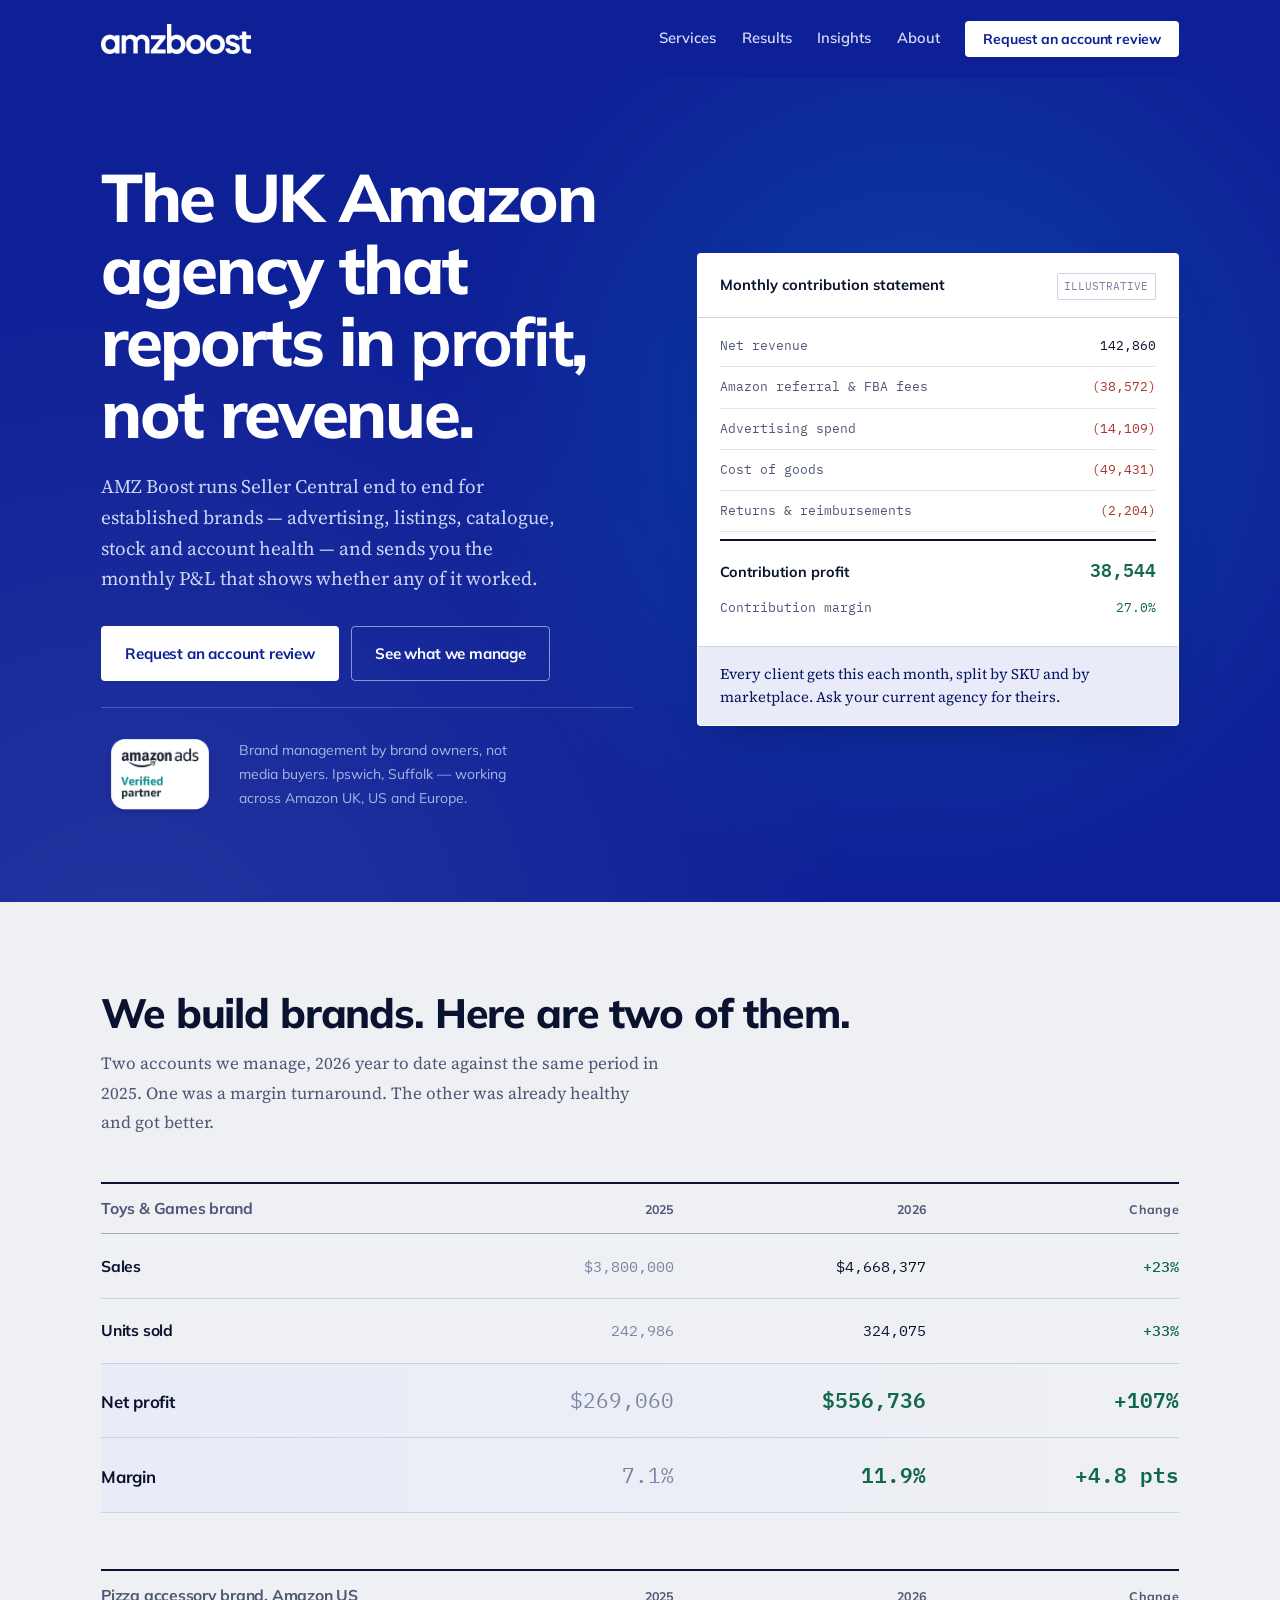
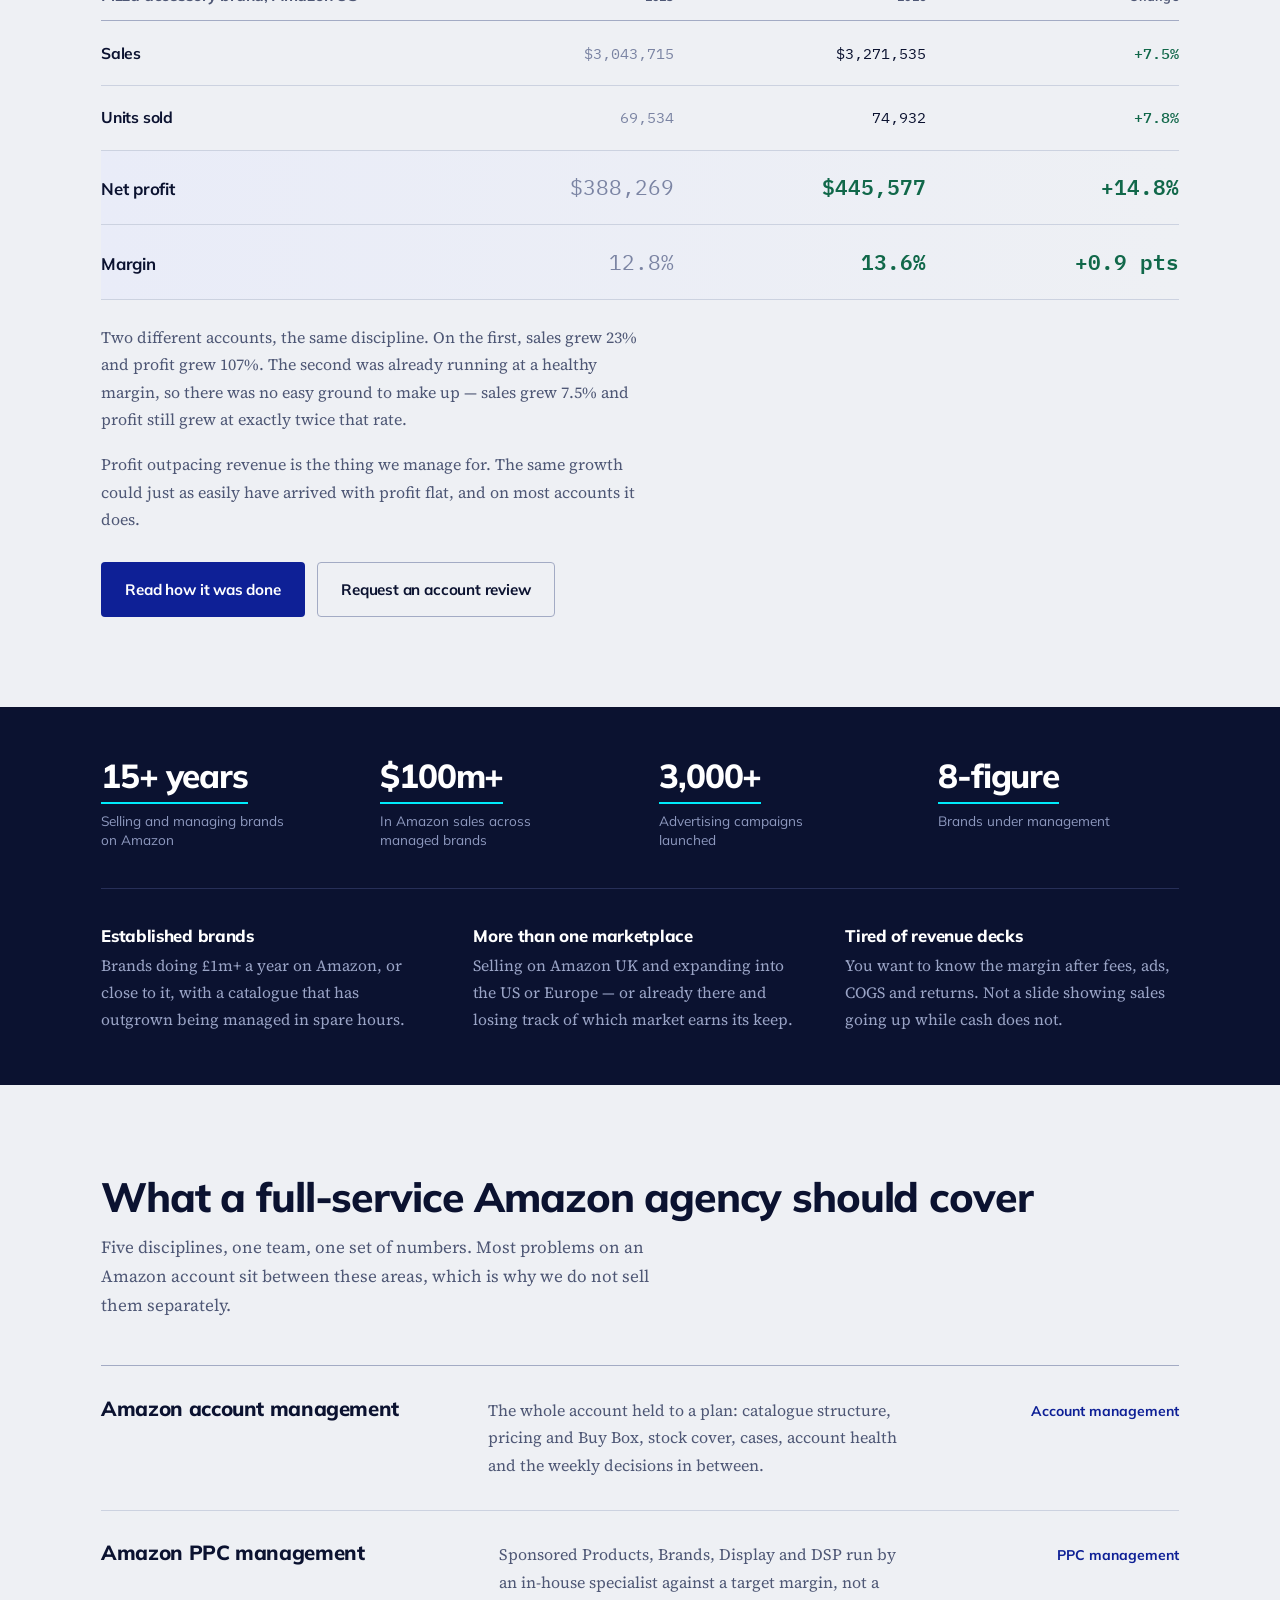
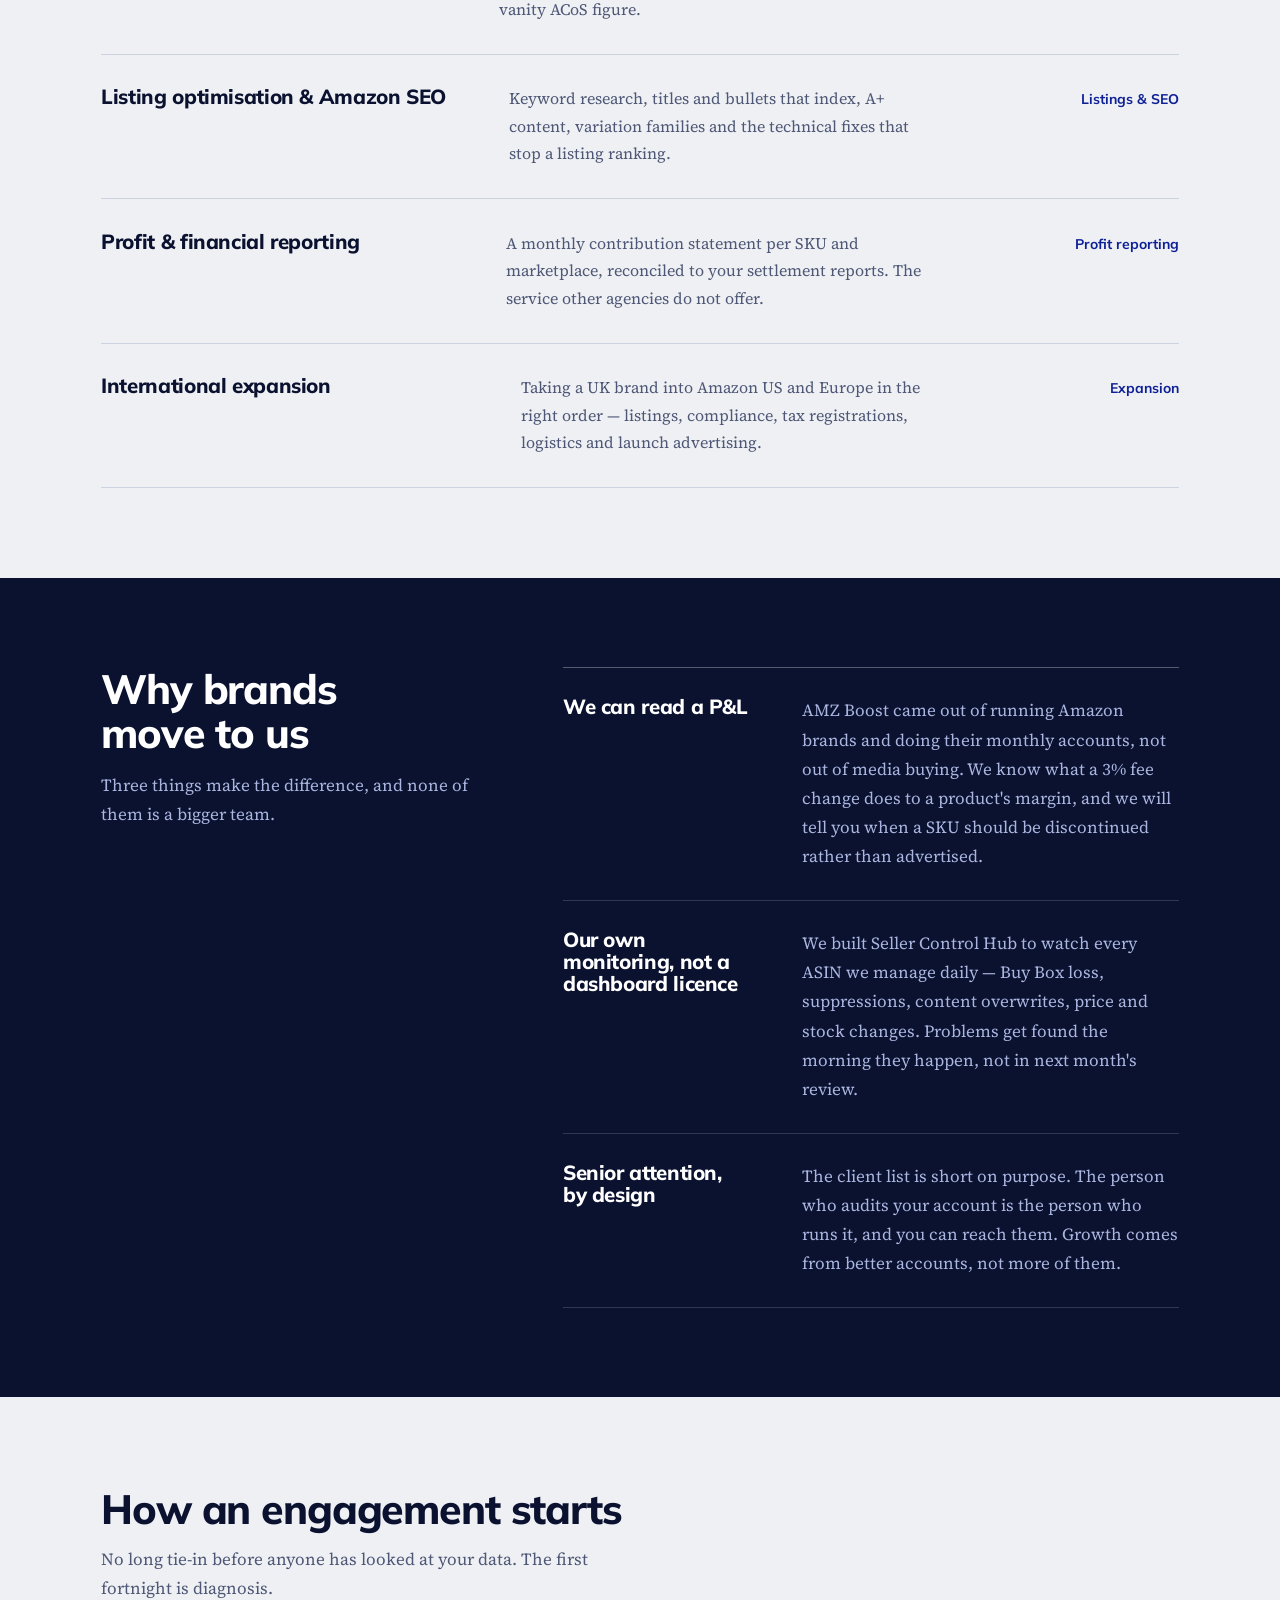
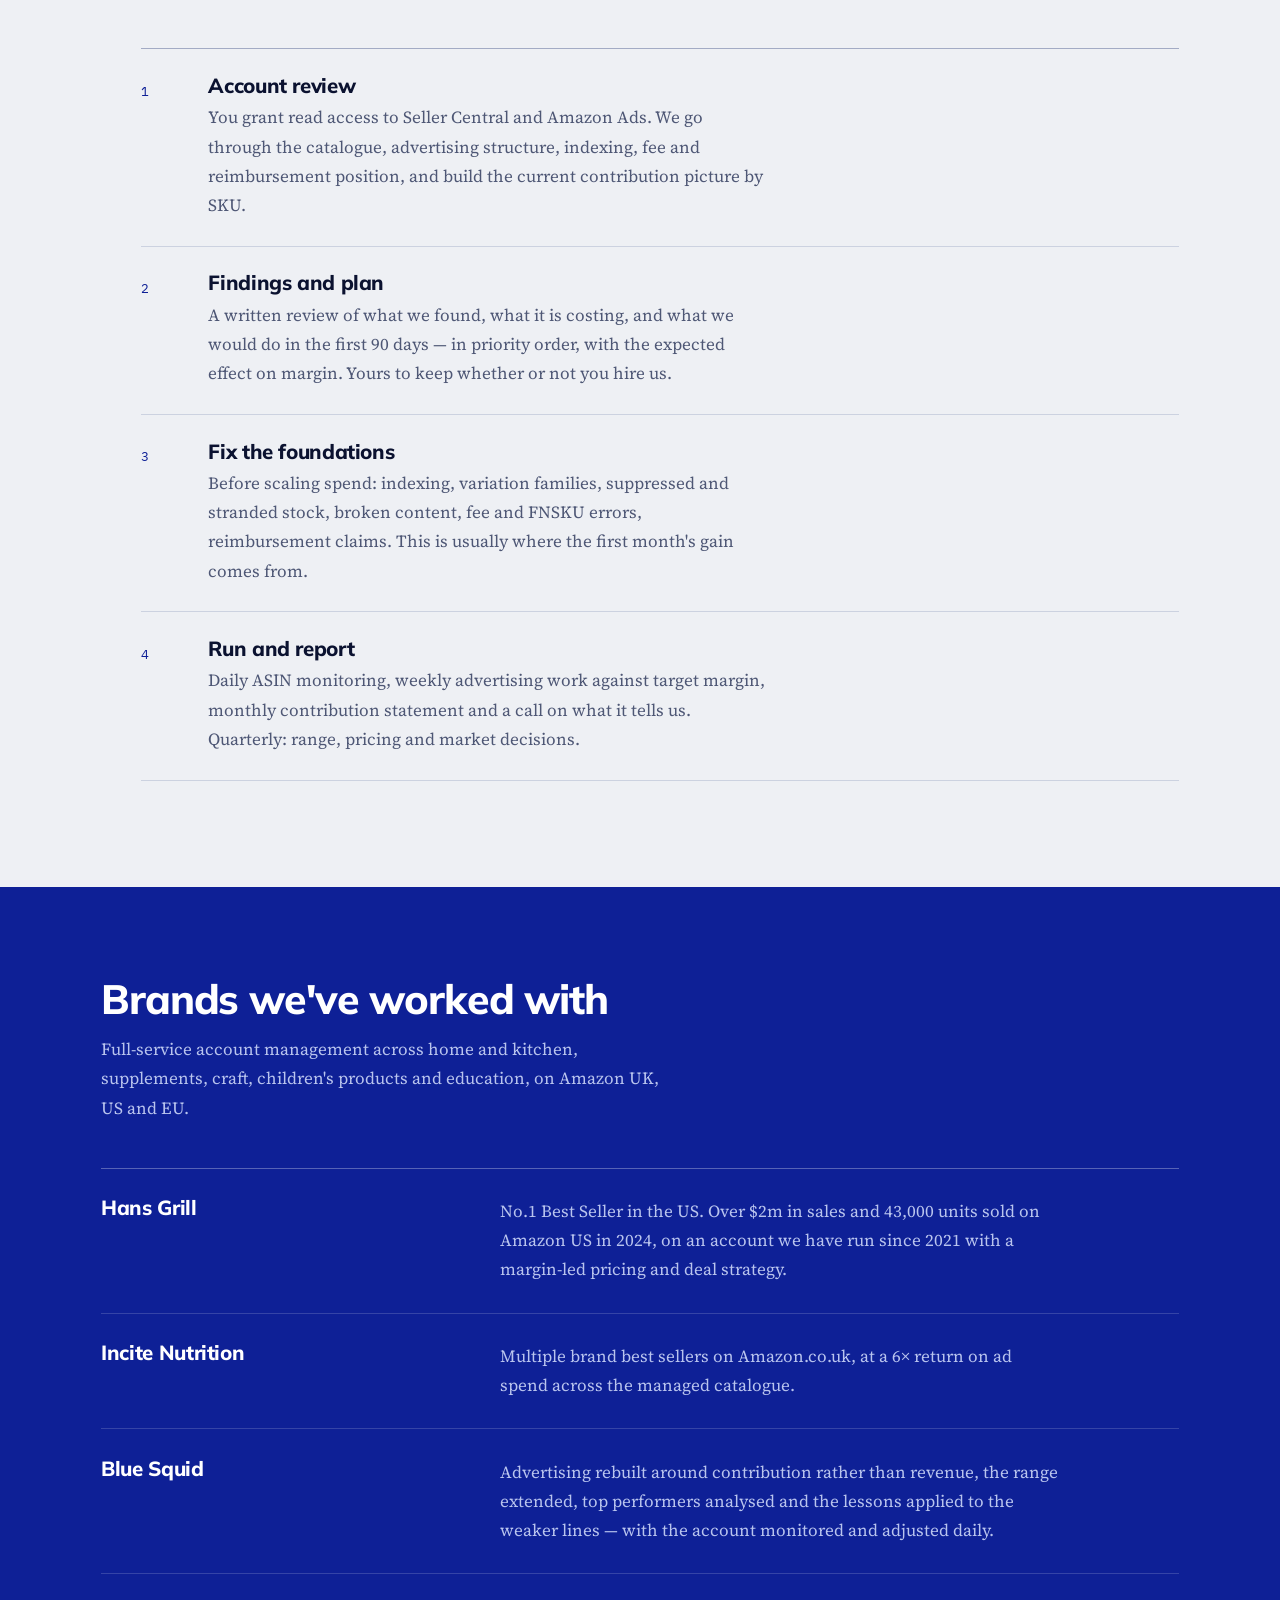
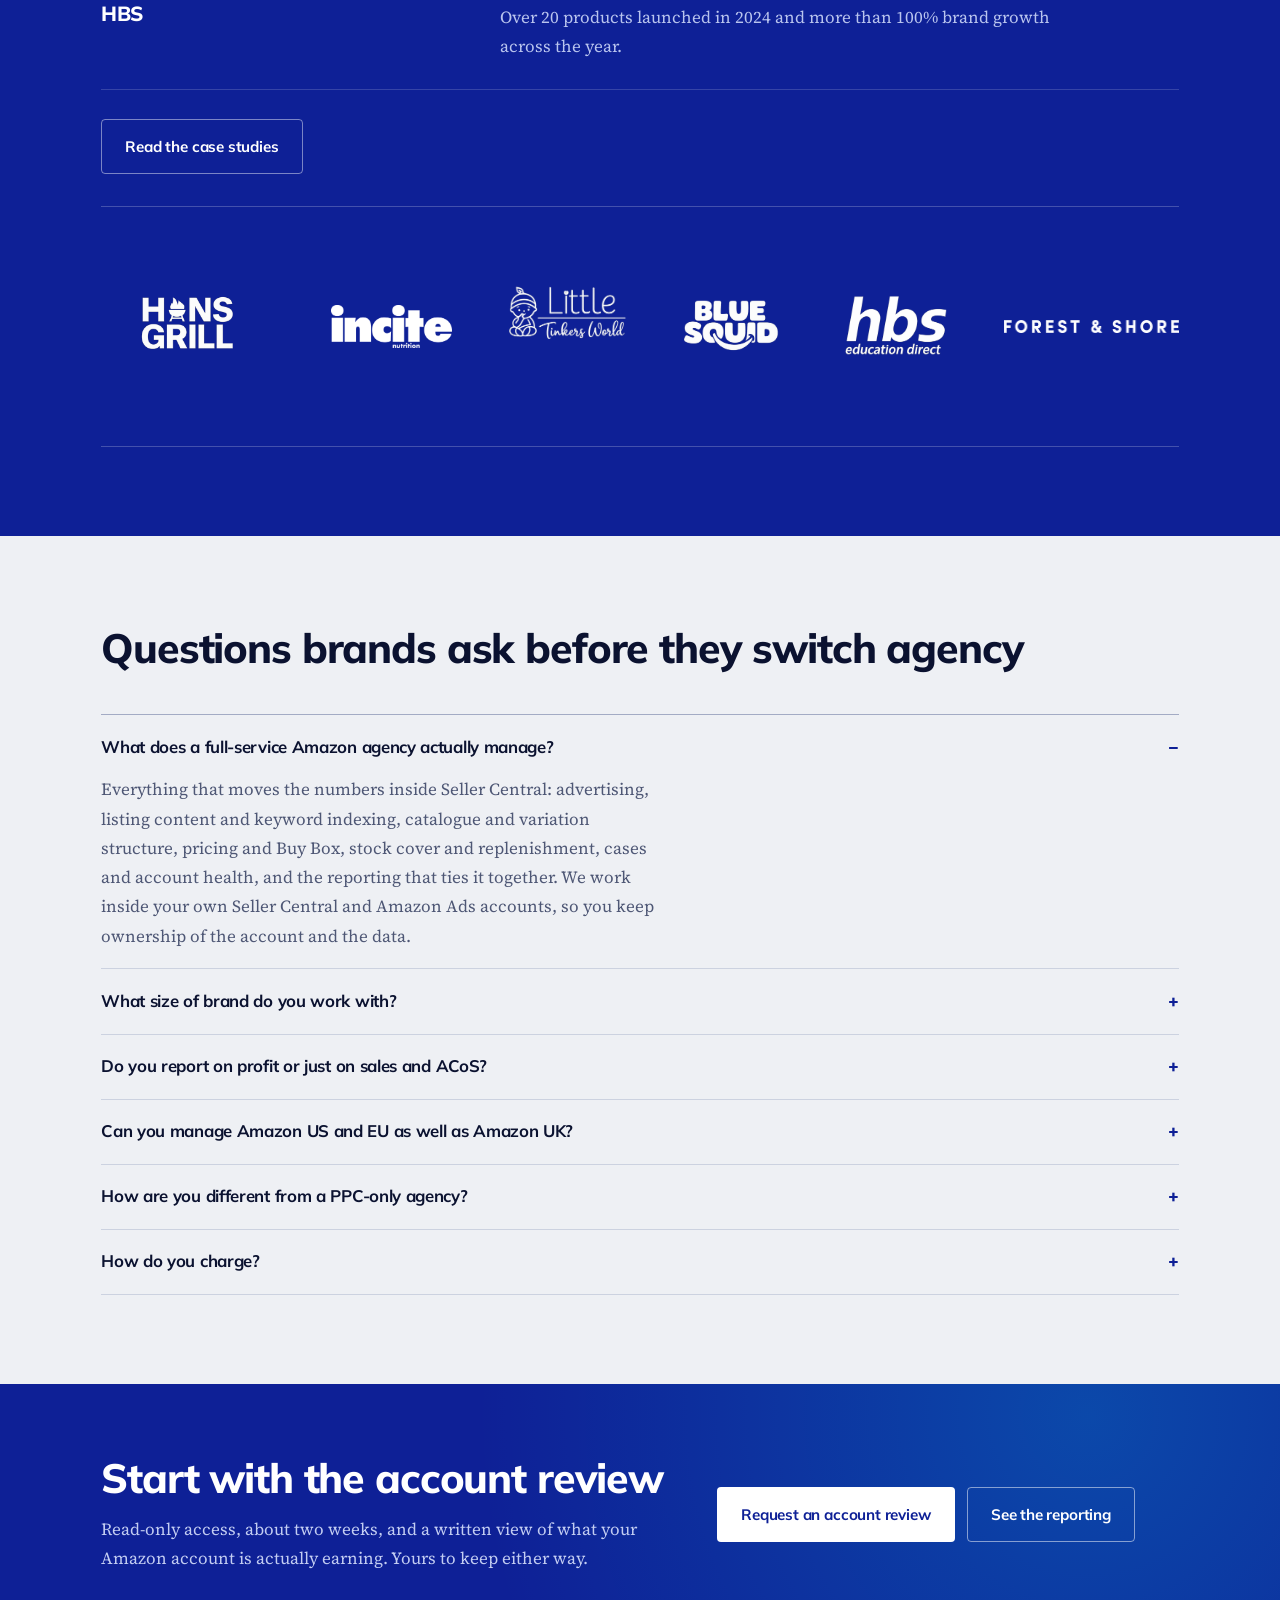
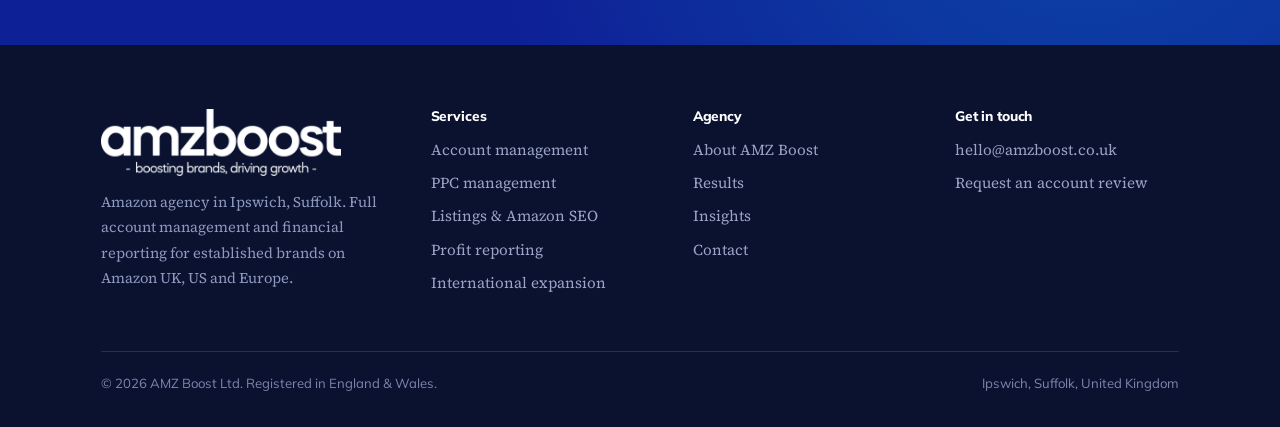
<file: index.html>
<!DOCTYPE html>
<html lang="en-GB">
<head>
<meta charset="utf-8">
<meta name="viewport" content="width=device-width, initial-scale=1">
<title>Amazon Agency UK | Full-Service Account Management | AMZ Boost</title>
<meta name="description" content="A UK Amazon agency managing Seller Central end to end for established brands — PPC, listings, catalogue and a monthly profit report. Book an account review.">
<link rel="canonical" href="https://www.amzboost.co.uk/">
<meta name="robots" content="index,follow,max-image-preview:large">
<meta property="og:type" content="website">
<meta property="og:site_name" content="AMZ Boost">
<meta property="og:title" content="Amazon Agency UK | Full-Service Account Management | AMZ Boost">
<meta property="og:description" content="We run Amazon for established UK brands — advertising, listings, catalogue and the monthly P&amp;L that shows whether any of it worked.">
<meta property="og:url" content="https://www.amzboost.co.uk/">
<meta property="og:locale" content="en_GB">
<meta name="twitter:card" content="summary_large_image">
<link rel="preconnect" href="https://fonts.googleapis.com">
<link rel="preconnect" href="https://fonts.gstatic.com" crossorigin>
<link href="https://fonts.googleapis.com/css2?family=Mulish:wght@400;500;600;700;800&family=Source+Serif+4:ital,opsz,wght@0,8..60,400;0,8..60,600;1,8..60,400&family=IBM+Plex+Mono:wght@400;500&display=swap" rel="stylesheet">
<link rel="stylesheet" href="styles.css?v=20">
<link rel="icon" type="image/png" sizes="32x32" href="favicon-32.png">
<link rel="apple-touch-icon" href="apple-touch-icon.png">
<script type="application/ld+json">
{
  "@context": "https://schema.org",
  "@type": "ProfessionalService",
  "@id": "https://www.amzboost.co.uk/#organisation",
  "name": "AMZ Boost",
  "description": "Full-service Amazon agency in the UK providing Seller Central account management, PPC, listing optimisation and monthly profit reporting for established brands.",
  "url": "https://www.amzboost.co.uk/",
  "email": "hello@amzboost.co.uk",
  "address": {
    "@type": "PostalAddress",
    "addressLocality": "Ipswich",
    "addressRegion": "Suffolk",
    "addressCountry": "GB"
  },
  "areaServed": [
    { "@type": "Country", "name": "United Kingdom" },
    { "@type": "Country", "name": "United States" },
    { "@type": "Place", "name": "European Union" }
  ],
  "knowsAbout": ["Amazon Seller Central", "Amazon advertising", "Amazon PPC", "Amazon listing optimisation", "Amazon profit and loss reporting", "Amazon international expansion"],
  "serviceType": "Amazon marketplace account management",
  "award": "Amazon Ads Verified Partner",
  "hasOfferCatalog": {
    "@type": "OfferCatalog",
    "name": "Amazon agency services",
    "itemListElement": [
      { "@type": "Offer", "itemOffered": { "@type": "Service", "name": "Amazon account management", "url": "https://www.amzboost.co.uk/amazon-account-management.html" } },
      { "@type": "Offer", "itemOffered": { "@type": "Service", "name": "Amazon PPC management", "url": "https://www.amzboost.co.uk/amazon-ppc-management.html" } },
      { "@type": "Offer", "itemOffered": { "@type": "Service", "name": "Amazon listing optimisation", "url": "https://www.amzboost.co.uk/amazon-listing-optimisation.html" } },
      { "@type": "Offer", "itemOffered": { "@type": "Service", "name": "Amazon profit reporting", "url": "https://www.amzboost.co.uk/amazon-profit-reporting.html" } },
      { "@type": "Offer", "itemOffered": { "@type": "Service", "name": "Amazon international expansion", "url": "https://www.amzboost.co.uk/amazon-international-expansion.html" } }
    ]
  }
}
</script>
<script type="application/ld+json">
{
  "@context": "https://schema.org",
  "@type": "FAQPage",
  "mainEntity": [
    {
      "@type": "Question",
      "name": "What does a full-service Amazon agency actually manage?",
      "acceptedAnswer": { "@type": "Answer", "text": "Everything that moves the numbers inside Seller Central: advertising, listing content and keyword indexing, catalogue and variation structure, pricing and Buy Box, stock cover and replenishment, cases and account health, and the reporting that ties it together. We work inside your own Seller Central and Ads accounts, so you keep ownership of the data." }
    },
    {
      "@type": "Question",
      "name": "What size of brand do you work with?",
      "acceptedAnswer": { "@type": "Answer", "text": "Established brands, typically turning over £1m or more a year on Amazon, or approaching it. We keep the client list deliberately short so the people who audit your account are the people who run it." }
    },
    {
      "@type": "Question",
      "name": "Do you report on profit or just on sales and ACoS?",
      "acceptedAnswer": { "@type": "Answer", "text": "Both. Alongside the usual advertising metrics you get a monthly contribution statement per SKU and per marketplace — revenue, Amazon fees, advertising, cost of goods, returns and reimbursements, down to contribution profit and margin. It is the reason most clients come to us." }
    },
    {
      "@type": "Question",
      "name": "Can you manage Amazon US and EU as well as Amazon UK?",
      "acceptedAnswer": { "@type": "Answer", "text": "Yes. We manage UK, US and European marketplaces, including the listing, compliance, tax-registration sequencing and advertising differences between them." }
    },
    {
      "@type": "Question",
      "name": "How are you different from a PPC-only agency?",
      "acceptedAnswer": { "@type": "Answer", "text": "A PPC agency can only change bids. Most wasted spend on Amazon comes from problems upstream of the ad account — a listing that is not indexed for its best keyword, a broken variation family, a stock-out that resets rank. We fix those as part of the same engagement." }
    }
  ]
}
</script>
</head>
<body>
<a class="skip" href="#main">Skip to content</a>

<header class="masthead" id="masthead">
  <div class="shell masthead__inner">
    <a class="wordmark" href="index.html"><img src="logo-wordmark-white.png" alt="AMZ Boost" width="150" height="29"></a>
    <button class="nav__toggle" aria-expanded="false" aria-controls="nav">Menu</button>
    <nav class="nav" id="nav" aria-label="Primary">
      <a href="services.html">Services</a>
      <a href="results.html">Results</a>
      <a href="insights.html">Insights</a>
      <a href="about.html">About</a>
      <a class="btn btn--primary btn--small" href="contact.html">Request an account review</a>
    </nav>
  </div>
</header>

<main id="main">

  <section class="hero">
    <div class="shell hero__grid">
      <div>
        <h1>The UK Amazon agency that reports in <b>profit</b>, not revenue.</h1>
        <p class="lede">AMZ Boost runs Seller Central end to end for established brands — advertising, listings, catalogue, stock and account health — and sends you the monthly P&amp;L that shows whether any of it worked.</p>
        <div class="btn-row">
          <a class="btn btn--primary" href="contact.html">Request an account review</a>
          <a class="btn btn--ghost" href="services.html">See what we manage</a>
        </div>
        <div class="hero__trust">
          <img src="amazon-ads-verified-partner.png" alt="Amazon Ads Verified Partner" width="130" height="97">
          <p class="hero__note">Brand management by brand owners, not media buyers. Ipswich, Suffolk — working across Amazon UK, US and Europe.</p>
        </div>
      </div>

      <figure class="statement">
        <figcaption class="statement__head">
          <span>Monthly contribution statement</span>
          <span class="statement__meta">ILLUSTRATIVE</span>
        </figcaption>
        <dl class="ledger">
          <div class="ledger__row"><dt>Net revenue</dt><dd>142,860</dd></div>
          <div class="ledger__row"><dt>Amazon referral &amp; FBA fees</dt><dd class="neg">(38,572)</dd></div>
          <div class="ledger__row"><dt>Advertising spend</dt><dd class="neg">(14,109)</dd></div>
          <div class="ledger__row"><dt>Cost of goods</dt><dd class="neg">(49,431)</dd></div>
          <div class="ledger__row"><dt>Returns &amp; reimbursements</dt><dd class="neg">(2,204)</dd></div>
          <div class="ledger__row ledger__row--total"><dt>Contribution profit</dt><dd>38,544</dd></div>
          <div class="ledger__row ledger__row--sub"><dt>Contribution margin</dt><dd>27.0%</dd></div>
        </dl>
        <p class="statement__note">Every client gets this each month, split by SKU and by marketplace. Ask your current agency for theirs.</p>
      </figure>
    </div>
  </section>

  <section id="proof">
    <div class="shell">
      <div class="sect-head">
        <h2>We build brands. Here are two of them.</h2>
        <p>Two accounts we manage, 2026 year to date against the same period in 2025. One was a margin turnaround. The other was already healthy and got better.</p>
      </div>

      <div class="compare">
        <div class="compare__row compare__head">
          <span>Toys &amp; Games brand</span><span>2025</span><span>2026</span><span>Change</span>
        </div>
        <div class="compare__row">
          <span>Sales</span><span class="was">$3,800,000</span><span>$4,668,377</span><span class="up">+23%</span>
        </div>
        <div class="compare__row">
          <span>Units sold</span><span class="was">242,986</span><span>324,075</span><span class="up">+33%</span>
        </div>
        <div class="compare__row compare__row--key">
          <span>Net profit</span><span class="was">$269,060</span><span class="now">$556,736</span><span class="up">+107%</span>
        </div>
        <div class="compare__row compare__row--key">
          <span>Margin</span><span class="was">7.1%</span><span class="now">11.9%</span><span class="up">+4.8 pts</span>
        </div>
      </div>

      <div class="compare">
        <div class="compare__row compare__head">
          <span>Pizza accessory brand, Amazon US</span><span>2025</span><span>2026</span><span>Change</span>
        </div>
        <div class="compare__row">
          <span>Sales</span><span class="was">$3,043,715</span><span>$3,271,535</span><span class="up">+7.5%</span>
        </div>
        <div class="compare__row">
          <span>Units sold</span><span class="was">69,534</span><span>74,932</span><span class="up">+7.8%</span>
        </div>
        <div class="compare__row compare__row--key">
          <span>Net profit</span><span class="was">$388,269</span><span class="now">$445,577</span><span class="up">+14.8%</span>
        </div>
        <div class="compare__row compare__row--key">
          <span>Margin</span><span class="was">12.8%</span><span class="now">13.6%</span><span class="up">+0.9 pts</span>
        </div>
      </div>

      <p class="compare__note">Two different accounts, the same discipline. On the first, sales grew 23% and profit grew 107%. The second was already running at a healthy margin, so there was no easy ground to make up — sales grew 7.5% and profit still grew at exactly twice that rate.</p>
      <p class="compare__note" style="margin-top:0.9rem;">Profit outpacing revenue is the thing we manage for. The same growth could just as easily have arrived with profit flat, and on most accounts it does.</p>

      <div class="btn-row" style="margin-top:1.75rem;">
        <a class="btn btn--primary" href="results.html">Read how it was done</a>
        <a class="btn btn--ghost" href="contact.html">Request an account review</a>
      </div>
    </div>
  </section>

  <section class="band tight">
    <div class="shell">
      <div class="band__figures">
        <div><span>15+ years</span><small>Selling and managing brands on Amazon</small></div>
        <div><span>$100m+</span><small>In Amazon sales across managed brands</small></div>
        <div><span>3,000+</span><small>Advertising campaigns launched</small></div>
        <div><span>8-figure</span><small>Brands under management</small></div>
      </div>
      <div class="band__grid">
      <div class="band__item">
        <h3>Established brands</h3>
        <p>Brands doing £1m+ a year on Amazon, or close to it, with a catalogue that has outgrown being managed in spare hours.</p>
      </div>
      <div class="band__item">
        <h3>More than one marketplace</h3>
        <p>Selling on Amazon UK and expanding into the US or Europe — or already there and losing track of which market earns its keep.</p>
      </div>
      <div class="band__item">
        <h3>Tired of revenue decks</h3>
        <p>You want to know the margin after fees, ads, COGS and returns. Not a slide showing sales going up while cash does not.</p>
      </div>
      </div>
    </div>
  </section>

  <section id="services">
    <div class="shell">
      <div class="sect-head">
        <h2>What a full-service Amazon agency should cover</h2>
        <p>Five disciplines, one team, one set of numbers. Most problems on an Amazon account sit between these areas, which is why we do not sell them separately.</p>
      </div>

      <div class="rows">
        <a class="row-link" href="amazon-account-management.html">
          <h3>Amazon account management</h3>
          <p>The whole account held to a plan: catalogue structure, pricing and Buy Box, stock cover, cases, account health and the weekly decisions in between.</p>
          <span class="row-link__go">Account management</span>
        </a>
        <a class="row-link" href="amazon-ppc-management.html">
          <h3>Amazon PPC management</h3>
          <p>Sponsored Products, Brands, Display and DSP run by an in-house specialist against a target margin, not a vanity ACoS figure.</p>
          <span class="row-link__go">PPC management</span>
        </a>
        <a class="row-link" href="amazon-listing-optimisation.html">
          <h3>Listing optimisation &amp; Amazon SEO</h3>
          <p>Keyword research, titles and bullets that index, A+ content, variation families and the technical fixes that stop a listing ranking.</p>
          <span class="row-link__go">Listings &amp; SEO</span>
        </a>
        <a class="row-link" href="amazon-profit-reporting.html">
          <h3>Profit &amp; financial reporting</h3>
          <p>A monthly contribution statement per SKU and marketplace, reconciled to your settlement reports. The service other agencies do not offer.</p>
          <span class="row-link__go">Profit reporting</span>
        </a>
        <a class="row-link" href="amazon-international-expansion.html">
          <h3>International expansion</h3>
          <p>Taking a UK brand into Amazon US and Europe in the right order — listings, compliance, tax registrations, logistics and launch advertising.</p>
          <span class="row-link__go">Expansion</span>
        </a>
      </div>
    </div>
  </section>

  <section class="band">
    <div class="shell split">
      <div>
        <h2>Why brands move to us</h2>
        <p class="dek" style="margin-top:1rem;">Three things make the difference, and none of them is a bigger team.</p>
      </div>
      <div class="stack">
        <div>
          <h3>We can read a P&amp;L</h3>
          <p>AMZ Boost came out of running Amazon brands and doing their monthly accounts, not out of media buying. We know what a 3% fee change does to a product's margin, and we will tell you when a SKU should be discontinued rather than advertised.</p>
        </div>
        <div>
          <h3>Our own monitoring, not a dashboard licence</h3>
          <p>We built Seller Control Hub to watch every ASIN we manage daily — Buy Box loss, suppressions, content overwrites, price and stock changes. Problems get found the morning they happen, not in next month's review.</p>
        </div>
        <div>
          <h3>Senior attention, by design</h3>
          <p>The client list is short on purpose. The person who audits your account is the person who runs it, and you can reach them. Growth comes from better accounts, not more of them.</p>
        </div>
      </div>
    </div>
  </section>

  <section>
    <div class="shell">
      <div class="sect-head">
        <h2>How an engagement starts</h2>
        <p>No long tie-in before anyone has looked at your data. The first fortnight is diagnosis.</p>
      </div>
      <ol class="steps">
        <li>
          <div>
            <h3>Account review</h3>
            <p>You grant read access to Seller Central and Amazon Ads. We go through the catalogue, advertising structure, indexing, fee and reimbursement position, and build the current contribution picture by SKU.</p>
          </div>
        </li>
        <li>
          <div>
            <h3>Findings and plan</h3>
            <p>A written review of what we found, what it is costing, and what we would do in the first 90 days — in priority order, with the expected effect on margin. Yours to keep whether or not you hire us.</p>
          </div>
        </li>
        <li>
          <div>
            <h3>Fix the foundations</h3>
            <p>Before scaling spend: indexing, variation families, suppressed and stranded stock, broken content, fee and FNSKU errors, reimbursement claims. This is usually where the first month's gain comes from.</p>
          </div>
        </li>
        <li>
          <div>
            <h3>Run and report</h3>
            <p>Daily ASIN monitoring, weekly advertising work against target margin, monthly contribution statement and a call on what it tells us. Quarterly: range, pricing and market decisions.</p>
          </div>
        </li>
      </ol>
    </div>
  </section>

  <section class="band band--brand">
    <div class="shell">
      <div class="sect-head">
        <h2>Brands we've worked with</h2>
        <p>Full-service account management across home and kitchen, supplements, craft, children's products and education, on Amazon UK, US and EU.</p>
      </div>

      <div class="stack">
        <div>
          <h3>Hans Grill</h3>
          <p>No.1 Best Seller in the US. Over $2m in sales and 43,000 units sold on Amazon US in 2024, on an account we have run since 2021 with a margin-led pricing and deal strategy.</p>
        </div>
        <div>
          <h3>Incite Nutrition</h3>
          <p>Multiple brand best sellers on Amazon.co.uk, at a 6× return on ad spend across the managed catalogue.</p>
        </div>
        <div>
          <h3>Blue Squid</h3>
          <p>Advertising rebuilt around contribution rather than revenue, the range extended, top performers analysed and the lessons applied to the weaker lines — with the account monitored and adjusted daily.</p>
        </div>
        <div>
          <h3>HBS</h3>
          <p>Over 20 products launched in 2024 and more than 100% brand growth across the year.</p>
        </div>
      </div>

      <div class="btn-row" style="margin-top:1.8rem;">
        <a class="btn btn--ghost" href="results.html">Read the case studies</a>
      </div>

      <div class="clients" style="margin-top:2rem;">
        <img src="client-hans-grill.png" class="c-hans" alt="Hans Grill" width="173" height="171">
        <img src="client-incite-nutrition.png" class="c-incite" alt="Incite Nutrition" width="121" height="42">
        <img src="client-little-tinkers-world.png" class="c-tinkers" alt="Little Tinkers World" width="118" height="152">
        <img src="client-blue-squid.png" class="c-squid" alt="Blue Squid" width="104" height="110">
        <img src="client-hbs-education-direct.png" class="c-hbs" alt="HBS Education Direct" width="102" height="122">
        <img src="client-forest-and-shore.png" class="c-forest" alt="Forest &amp; Shore" width="175" height="12">
      </div>
    </div>
  </section>

  <section>
    <div class="shell">
      <div class="sect-head">
        <h2>Questions brands ask before they switch agency</h2>
      </div>
      <div class="faq">
        <details open>
          <summary>What does a full-service Amazon agency actually manage?</summary>
          <p>Everything that moves the numbers inside Seller Central: advertising, listing content and keyword indexing, catalogue and variation structure, pricing and Buy Box, stock cover and replenishment, cases and account health, and the reporting that ties it together. We work inside your own Seller Central and Amazon Ads accounts, so you keep ownership of the account and the data.</p>
        </details>
        <details>
          <summary>What size of brand do you work with?</summary>
          <p>Established brands, typically turning over £1m or more a year on Amazon, or approaching it. We keep the client list deliberately short so the people who audit your account are the people who run it.</p>
        </details>
        <details>
          <summary>Do you report on profit or just on sales and ACoS?</summary>
          <p>Both. Alongside the usual advertising metrics you get a monthly contribution statement per SKU and per marketplace — revenue, Amazon fees, advertising, cost of goods, returns and reimbursements, down to contribution profit and margin. It is the reason most clients come to us.</p>
        </details>
        <details>
          <summary>Can you manage Amazon US and EU as well as Amazon UK?</summary>
          <p>Yes. We manage UK, US and European marketplaces, including the listing, compliance, tax-registration sequencing and advertising differences between them. See <a href="amazon-international-expansion.html">international expansion</a>.</p>
        </details>
        <details>
          <summary>How are you different from a PPC-only agency?</summary>
          <p>A PPC agency can only change bids. Most wasted spend on Amazon comes from problems upstream of the ad account — a listing that is not indexed for its best keyword, a broken variation family, a stock-out that resets rank. We fix those as part of the same engagement.</p>
        </details>
        <details>
          <summary>How do you charge?</summary>
          <p>A monthly retainer based on catalogue size, number of marketplaces and how much of the account we manage. No percentage of ad spend, which would pay us to spend more of your money. Fees are quoted after the account review, in writing.</p>
        </details>
      </div>
    </div>
  </section>

  <section class="cta-band">
    <div class="shell cta-panel">
        <div>
          <h2>Start with the account review</h2>
          <p>Read-only access, about two weeks, and a written view of what your Amazon account is actually earning. Yours to keep either way.</p>
        </div>
        <div class="btn-row">
          <a class="btn btn--primary" href="contact.html">Request an account review</a>
          <a class="btn btn--ghost" href="amazon-profit-reporting.html">See the reporting</a>
        </div>
    </div>
  </section>

</main>

<footer class="foot">
  <div class="shell">
    <div class="foot__grid">
      <div>
        <a class="wordmark" href="index.html" style="margin-bottom:0.9rem;"><img src="logo-full-white.png" alt="AMZ Boost — boosting brands, driving growth" width="240" height="66"></a>
        <p>Amazon agency in Ipswich, Suffolk. Full account management and financial reporting for established brands on Amazon UK, US and Europe.</p>
      </div>
      <div>
        <h4>Services</h4>
        <ul>
          <li><a href="amazon-account-management.html">Account management</a></li>
          <li><a href="amazon-ppc-management.html">PPC management</a></li>
          <li><a href="amazon-listing-optimisation.html">Listings &amp; Amazon SEO</a></li>
          <li><a href="amazon-profit-reporting.html">Profit reporting</a></li>
          <li><a href="amazon-international-expansion.html">International expansion</a></li>
        </ul>
      </div>
      <div>
        <h4>Agency</h4>
        <ul>
          <li><a href="about.html">About AMZ Boost</a></li>
          <li><a href="results.html">Results</a></li>
          <li><a href="insights.html">Insights</a></li>
          <li><a href="contact.html">Contact</a></li>
        </ul>
      </div>
      <div>
        <h4>Get in touch</h4>
        <ul>
          <li><a href="mailto:hello@amzboost.co.uk">hello@amzboost.co.uk</a></li>
          <li><a href="contact.html">Request an account review</a></li>
        </ul>
      </div>
    </div>
    <div class="foot__base">
      <span>© 2026 AMZ Boost Ltd. Registered in England &amp; Wales.</span>
      <span>Ipswich, Suffolk, United Kingdom</span>
    </div>
  </div>
</footer>

<script>
(function () {
  var head = document.getElementById('masthead');
  var btn = head.querySelector('.nav__toggle');
  btn.addEventListener('click', function () {
    var open = head.getAttribute('data-open') === 'true';
    head.setAttribute('data-open', String(!open));
    btn.setAttribute('aria-expanded', String(!open));
  });
})();
</script>
</body>
</html>
</file>
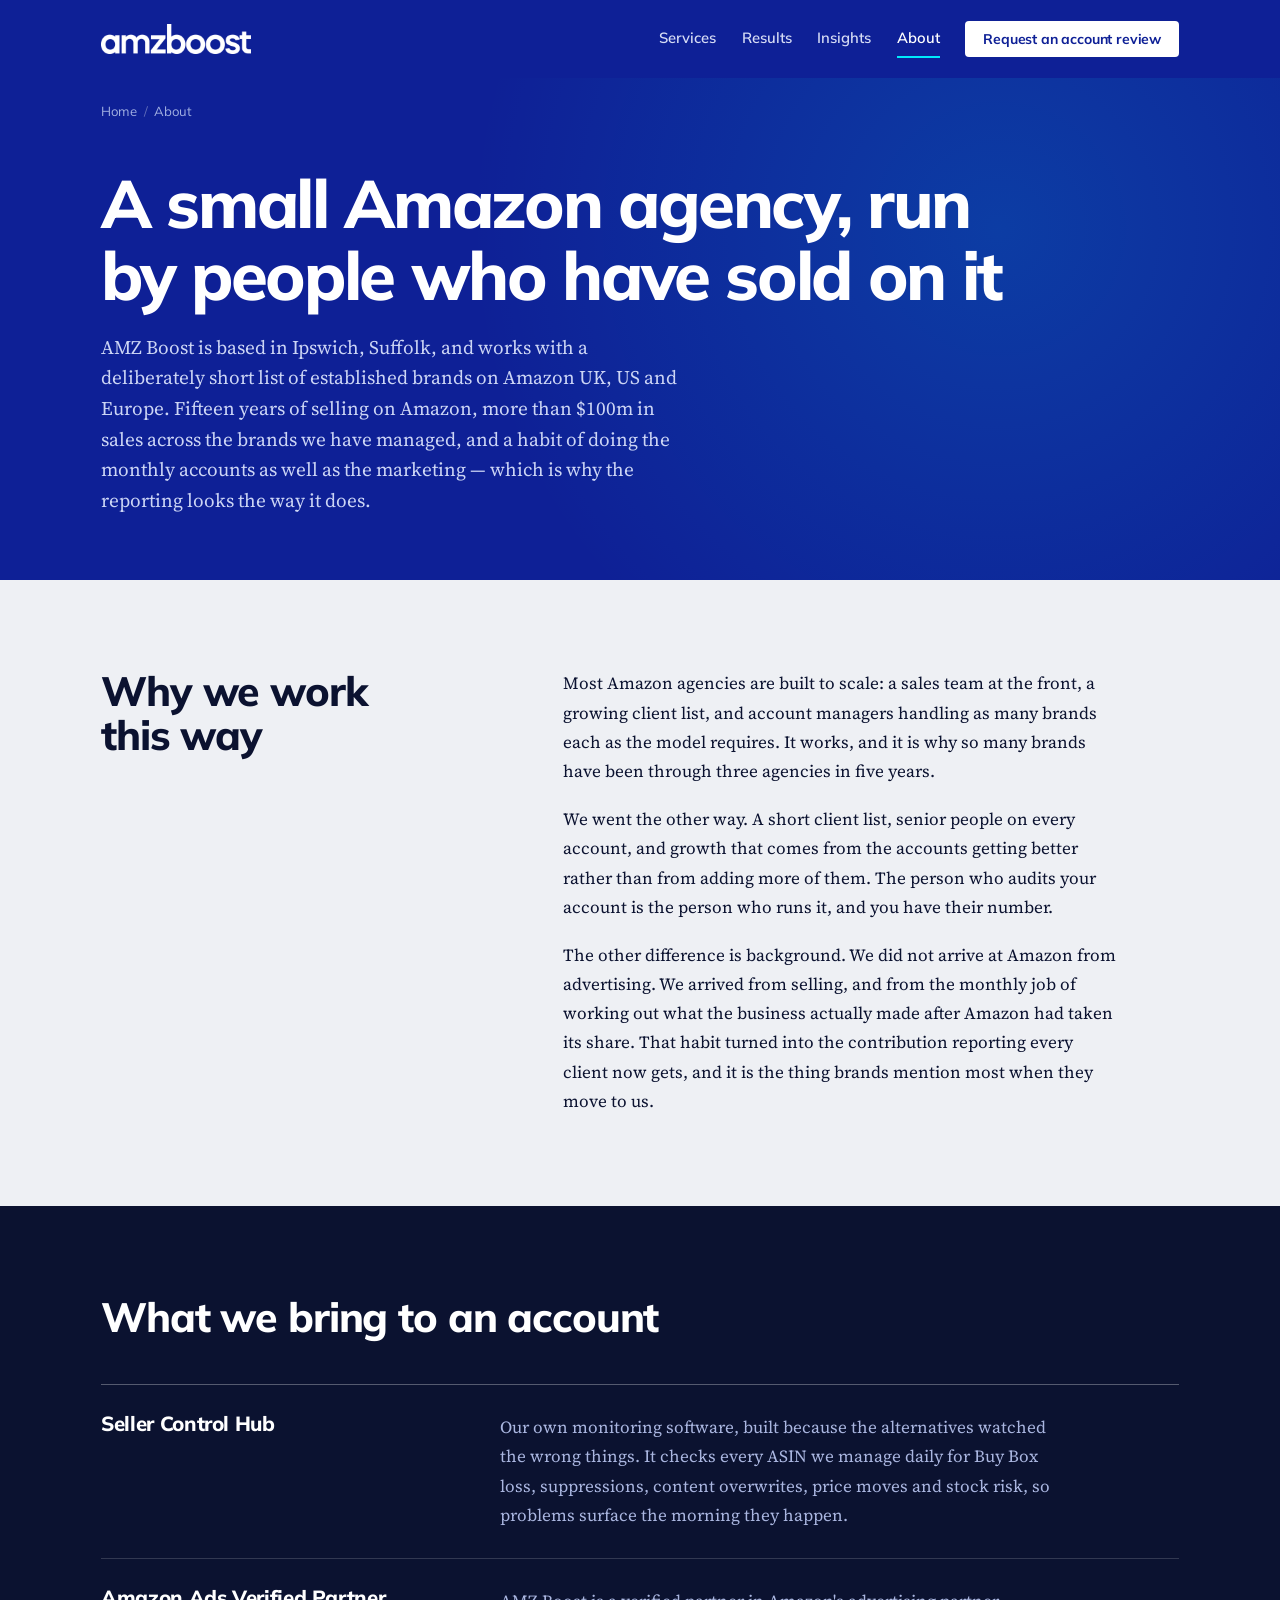
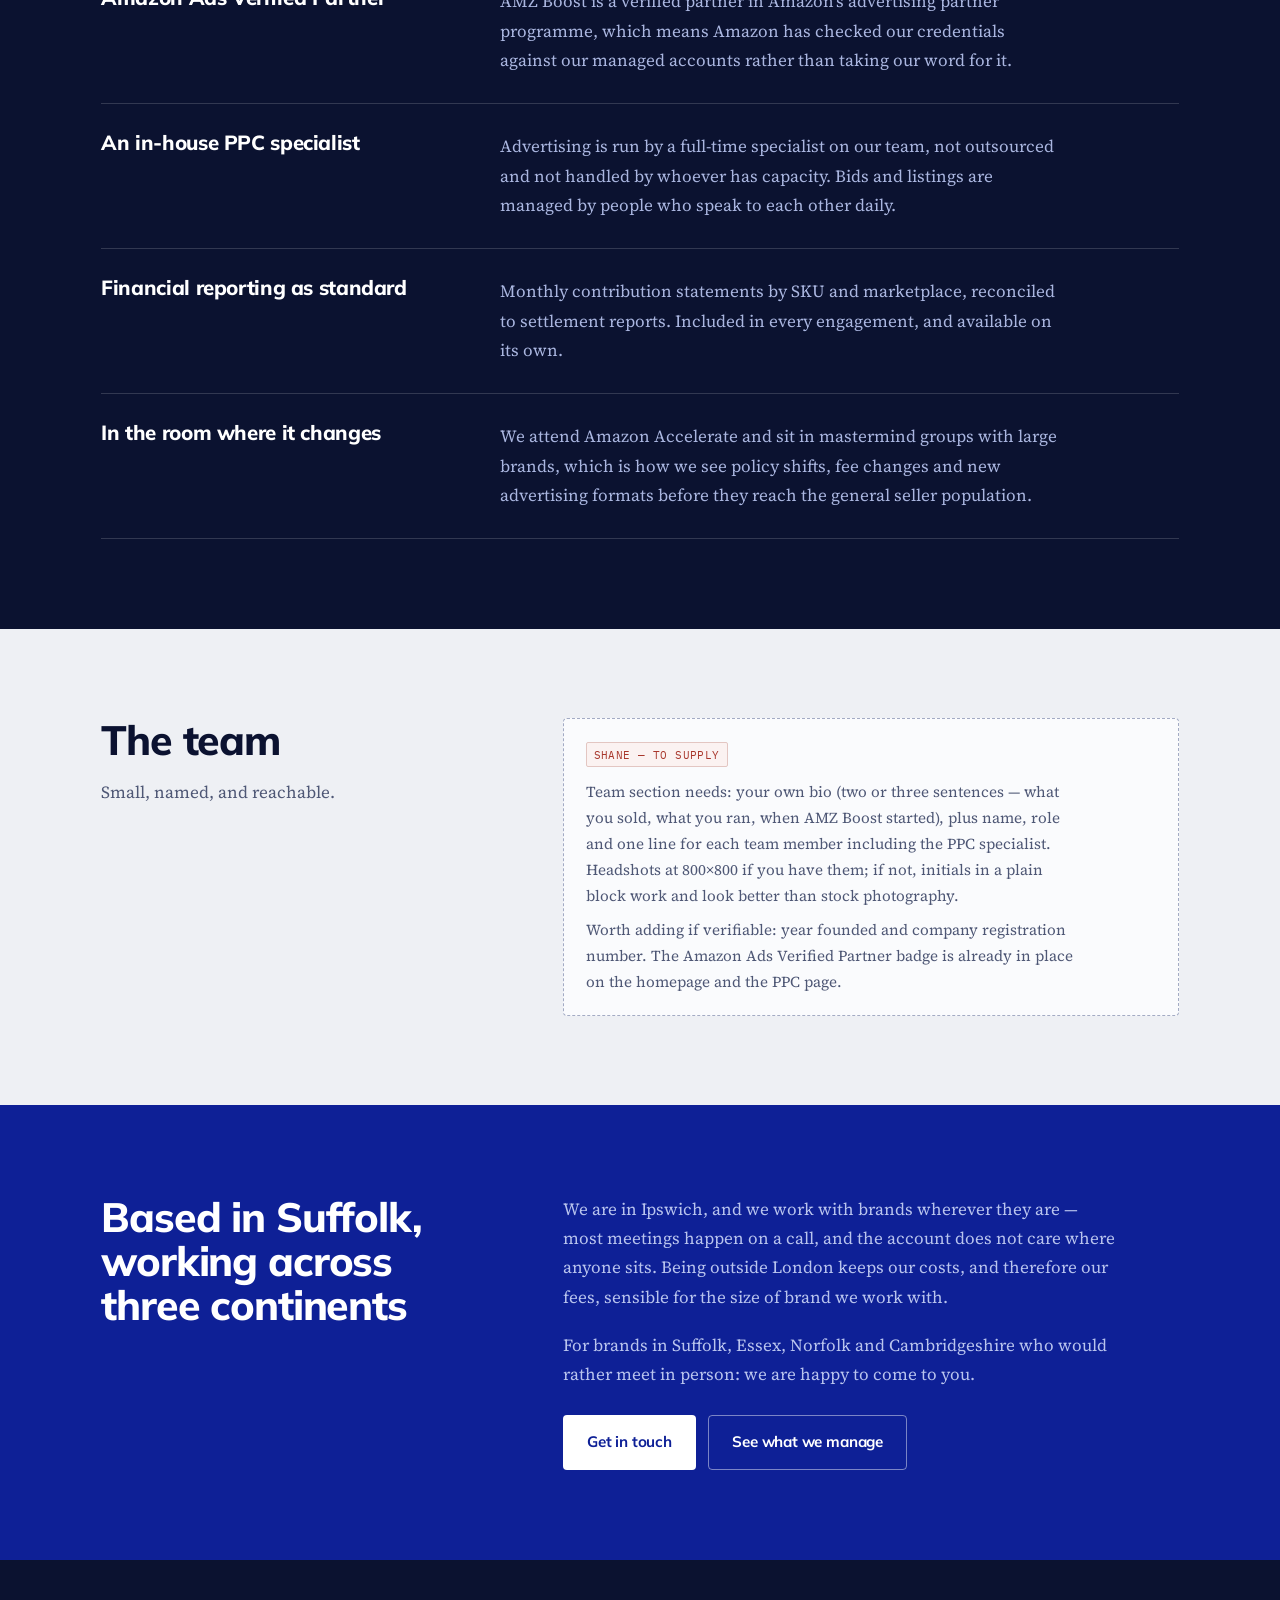
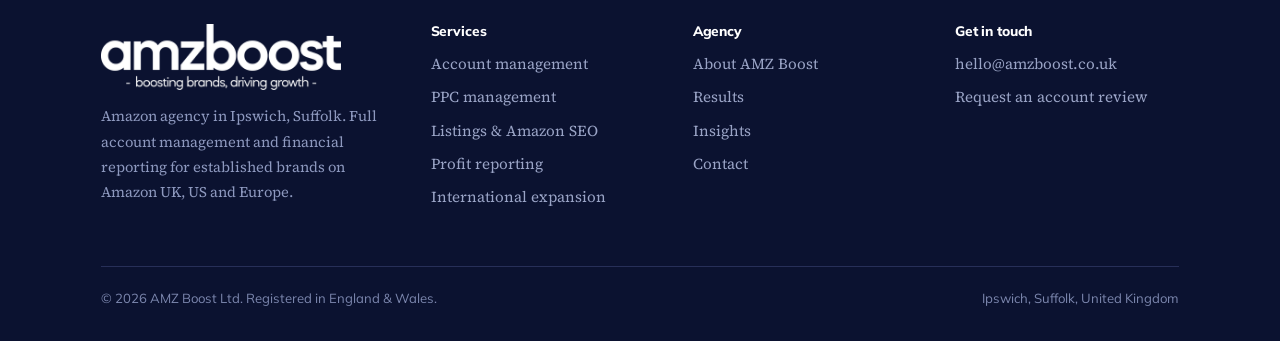
<file: about.html>
<!DOCTYPE html>
<html lang="en-GB">
<head>
<meta charset="utf-8">
<meta name="viewport" content="width=device-width, initial-scale=1">
<title>About AMZ Boost | Amazon Agency in Ipswich, Suffolk</title>
<meta name="description" content="AMZ Boost is a small Amazon agency in Ipswich, Suffolk, run by former Amazon sellers. Full account management and financial reporting for established UK brands.">
<link rel="canonical" href="https://www.amzboost.co.uk/about.html">
<meta name="robots" content="index,follow,max-image-preview:large">
<meta property="og:type" content="website">
<meta property="og:site_name" content="AMZ Boost">
<meta property="og:title" content="About AMZ Boost | Amazon Agency in Ipswich, Suffolk">
<meta property="og:description" content="A small Amazon agency run by former sellers, with its own ASIN monitoring software and an in-house PPC specialist.">
<meta property="og:url" content="https://www.amzboost.co.uk/about.html">
<meta property="og:locale" content="en_GB">
<link rel="preconnect" href="https://fonts.googleapis.com">
<link rel="preconnect" href="https://fonts.gstatic.com" crossorigin>
<link href="https://fonts.googleapis.com/css2?family=Mulish:wght@400;500;600;700;800&family=Source+Serif+4:ital,opsz,wght@0,8..60,400;0,8..60,600;1,8..60,400&family=IBM+Plex+Mono:wght@400;500&display=swap" rel="stylesheet">
<link rel="stylesheet" href="styles.css?v=20">
<link rel="icon" type="image/png" sizes="32x32" href="favicon-32.png">
<link rel="apple-touch-icon" href="apple-touch-icon.png">
<script type="application/ld+json">
{
  "@context": "https://schema.org",
  "@type": "AboutPage",
  "url": "https://www.amzboost.co.uk/about.html",
  "mainEntity": { "@type": "ProfessionalService", "@id": "https://www.amzboost.co.uk/#organisation", "name": "AMZ Boost" }
}
</script>
<script type="application/ld+json">
{
  "@context": "https://schema.org",
  "@type": "BreadcrumbList",
  "itemListElement": [
    { "@type": "ListItem", "position": 1, "name": "Home", "item": "https://www.amzboost.co.uk/" },
    { "@type": "ListItem", "position": 2, "name": "About", "item": "https://www.amzboost.co.uk/about.html" }
  ]
}
</script>
</head>
<body>
<a class="skip" href="#main">Skip to content</a>

<header class="masthead" id="masthead">
  <div class="shell masthead__inner">
    <a class="wordmark" href="index.html"><img src="logo-wordmark-white.png" alt="AMZ Boost" width="150" height="29"></a>
    <button class="nav__toggle" aria-expanded="false" aria-controls="nav">Menu</button>
    <nav class="nav" id="nav" aria-label="Primary">
      <a href="services.html">Services</a>
      <a href="results.html">Results</a>
      <a href="insights.html">Insights</a>
      <a href="about.html" aria-current="page">About</a>
      <a class="btn btn--primary btn--small" href="contact.html">Request an account review</a>
    </nav>
  </div>
</header>

<main id="main">

  <section class="page-head">
    <div class="shell crumbs"><a href="index.html">Home</a><span>/</span>About</div>
    <div class="shell">
      <h1>A small Amazon agency, run by people who have sold on it</h1>
      <p class="lede">AMZ Boost is based in Ipswich, Suffolk, and works with a deliberately short list of established brands on Amazon UK, US and Europe. Fifteen years of selling on Amazon, more than $100m in sales across the brands we have managed, and a habit of doing the monthly accounts as well as the marketing — which is why the reporting looks the way it does.</p>
    </div>
  </section>

  <section>
    <div class="shell split">
      <div>
        <h2>Why we work this way</h2>
      </div>
      <div>
        <p>Most Amazon agencies are built to scale: a sales team at the front, a growing client list, and account managers handling as many brands each as the model requires. It works, and it is why so many brands have been through three agencies in five years.</p>
        <p>We went the other way. A short client list, senior people on every account, and growth that comes from the accounts getting better rather than from adding more of them. The person who audits your account is the person who runs it, and you have their number.</p>
        <p>The other difference is background. We did not arrive at Amazon from advertising. We arrived from selling, and from the monthly job of working out what the business actually made after Amazon had taken its share. That habit turned into the contribution reporting every client now gets, and it is the thing brands mention most when they move to us.</p>
      </div>
    </div>
  </section>

  <section class="band">
    <div class="shell">
      <div class="sect-head"><h2>What we bring to an account</h2></div>
      <div class="stack">
        <div>
          <h3>Seller Control Hub</h3>
          <p>Our own monitoring software, built because the alternatives watched the wrong things. It checks every ASIN we manage daily for Buy Box loss, suppressions, content overwrites, price moves and stock risk, so problems surface the morning they happen.</p>
        </div>
        <div>
          <h3>Amazon Ads Verified Partner</h3>
          <p>AMZ Boost is a verified partner in Amazon's advertising partner programme, which means Amazon has checked our credentials against our managed accounts rather than taking our word for it.</p>
        </div>
        <div>
          <h3>An in-house PPC specialist</h3>
          <p>Advertising is run by a full-time specialist on our team, not outsourced and not handled by whoever has capacity. Bids and listings are managed by people who speak to each other daily.</p>
        </div>
        <div>
          <h3>Financial reporting as standard</h3>
          <p>Monthly contribution statements by SKU and marketplace, reconciled to settlement reports. Included in every engagement, and available on its own.</p>
        </div>
        <div>
          <h3>In the room where it changes</h3>
          <p>We attend Amazon Accelerate and sit in mastermind groups with large brands, which is how we see policy shifts, fee changes and new advertising formats before they reach the general seller population.</p>
        </div>
      </div>
    </div>
  </section>

  <section>
    <div class="shell split">
      <div>
        <h2>The team</h2>
        <p class="dek" style="margin-top:1rem;">Small, named, and reachable.</p>
      </div>
      <div>
        <div class="todo">
          <span class="todo__tag">SHANE — TO SUPPLY</span>
          <p>Team section needs: your own bio (two or three sentences — what you sold, what you ran, when AMZ Boost started), plus name, role and one line for each team member including the PPC specialist. Headshots at 800×800 if you have them; if not, initials in a plain block work and look better than stock photography.</p>
          <p>Worth adding if verifiable: year founded and company registration number. The Amazon Ads Verified Partner badge is already in place on the homepage and the PPC page.</p>
        </div>
      </div>
    </div>
  </section>

  <section class="band band--brand">
    <div class="shell split">
      <div>
        <h2>Based in Suffolk, working across three continents</h2>
      </div>
      <div>
        <p>We are in Ipswich, and we work with brands wherever they are — most meetings happen on a call, and the account does not care where anyone sits. Being outside London keeps our costs, and therefore our fees, sensible for the size of brand we work with.</p>
        <p>For brands in Suffolk, Essex, Norfolk and Cambridgeshire who would rather meet in person: we are happy to come to you.</p>
        <div class="btn-row" style="margin-top:1.6rem;">
          <a class="btn btn--primary" href="contact.html">Get in touch</a>
          <a class="btn btn--ghost" href="services.html">See what we manage</a>
        </div>
      </div>
    </div>
  </section>

</main>

<footer class="foot">
  <div class="shell">
    <div class="foot__grid">
      <div>
        <a class="wordmark" href="index.html" style="margin-bottom:0.9rem;"><img src="logo-full-white.png" alt="AMZ Boost — boosting brands, driving growth" width="240" height="66"></a>
        <p>Amazon agency in Ipswich, Suffolk. Full account management and financial reporting for established brands on Amazon UK, US and Europe.</p>
      </div>
      <div>
        <h4>Services</h4>
        <ul>
          <li><a href="amazon-account-management.html">Account management</a></li>
          <li><a href="amazon-ppc-management.html">PPC management</a></li>
          <li><a href="amazon-listing-optimisation.html">Listings &amp; Amazon SEO</a></li>
          <li><a href="amazon-profit-reporting.html">Profit reporting</a></li>
          <li><a href="amazon-international-expansion.html">International expansion</a></li>
        </ul>
      </div>
      <div>
        <h4>Agency</h4>
        <ul>
          <li><a href="about.html">About AMZ Boost</a></li>
          <li><a href="results.html">Results</a></li>
          <li><a href="insights.html">Insights</a></li>
          <li><a href="contact.html">Contact</a></li>
        </ul>
      </div>
      <div>
        <h4>Get in touch</h4>
        <ul>
          <li><a href="mailto:hello@amzboost.co.uk">hello@amzboost.co.uk</a></li>
          <li><a href="contact.html">Request an account review</a></li>
        </ul>
      </div>
    </div>
    <div class="foot__base">
      <span>© 2026 AMZ Boost Ltd. Registered in England &amp; Wales.</span>
      <span>Ipswich, Suffolk, United Kingdom</span>
    </div>
  </div>
</footer>

<script>
(function () {
  var head = document.getElementById('masthead');
  var btn = head.querySelector('.nav__toggle');
  btn.addEventListener('click', function () {
    var open = head.getAttribute('data-open') === 'true';
    head.setAttribute('data-open', String(!open));
    btn.setAttribute('aria-expanded', String(!open));
  });
})();
</script>
</body>
</html>
</file>
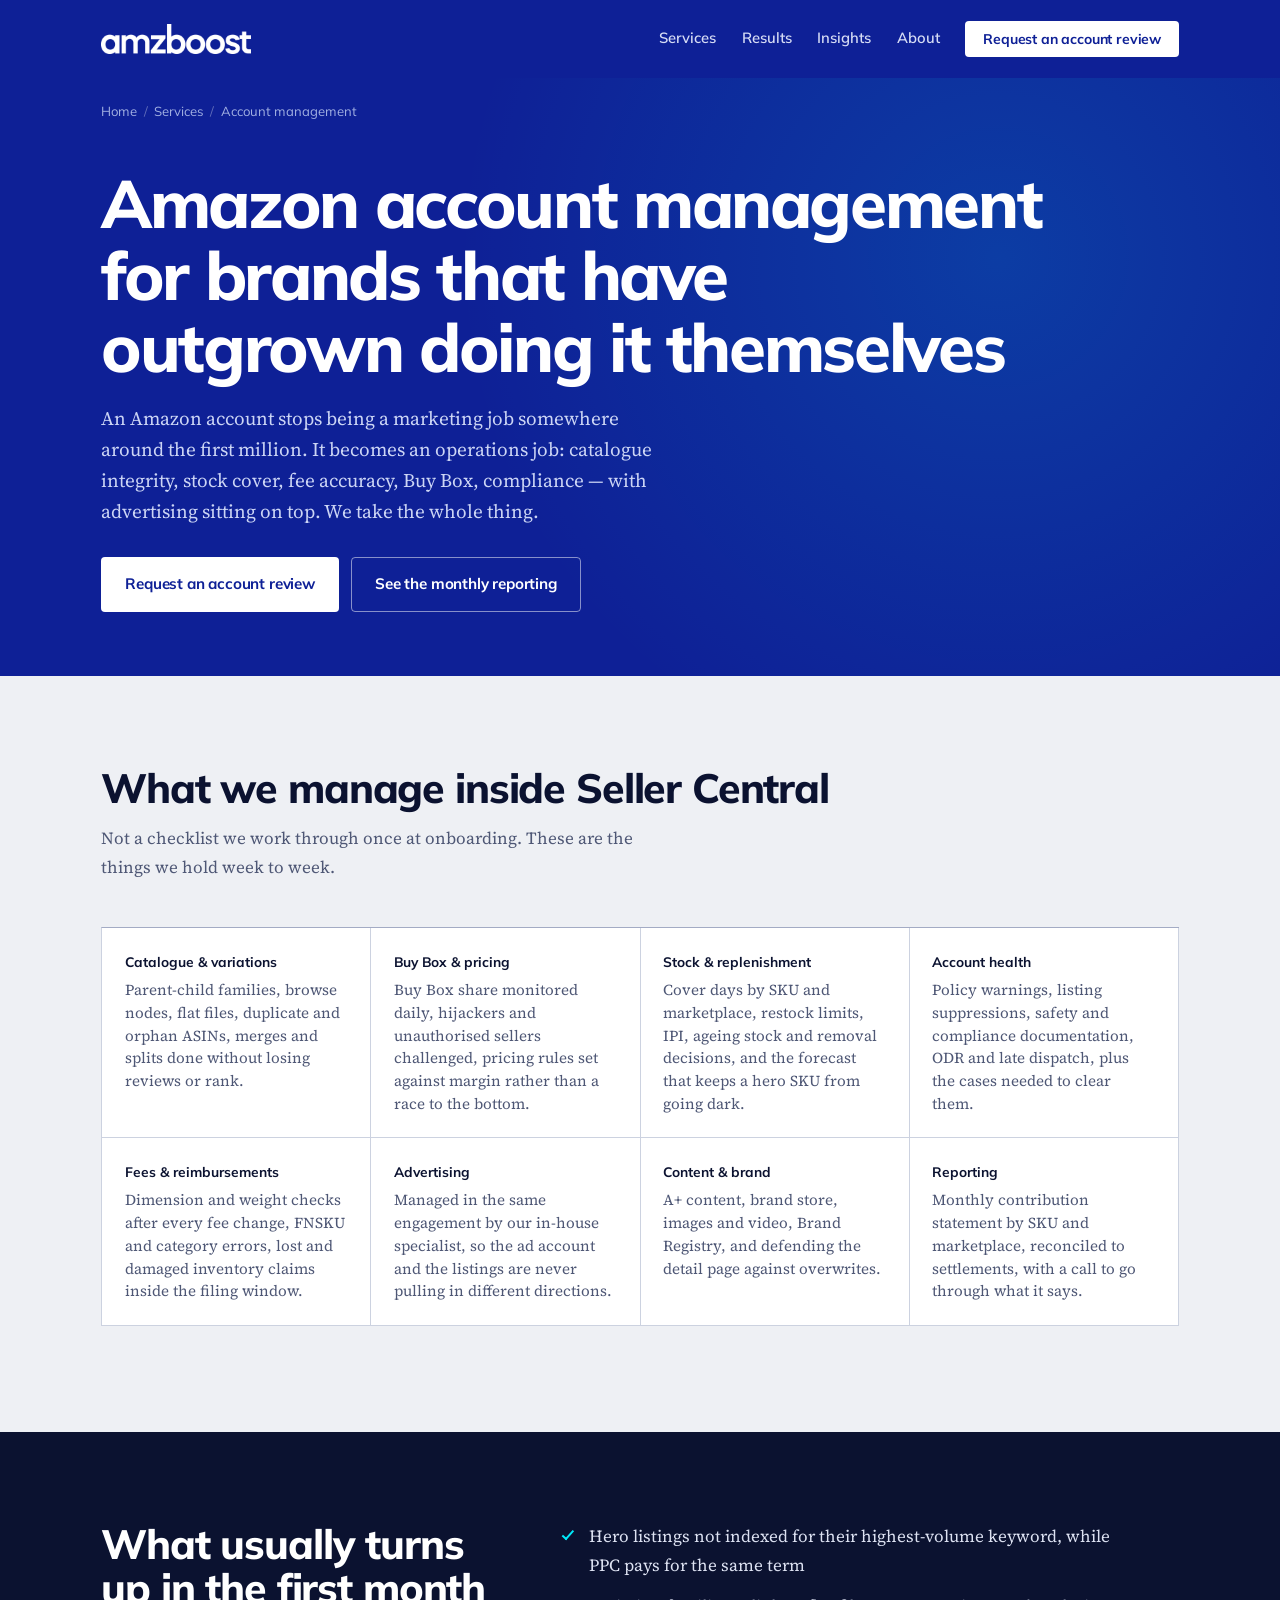
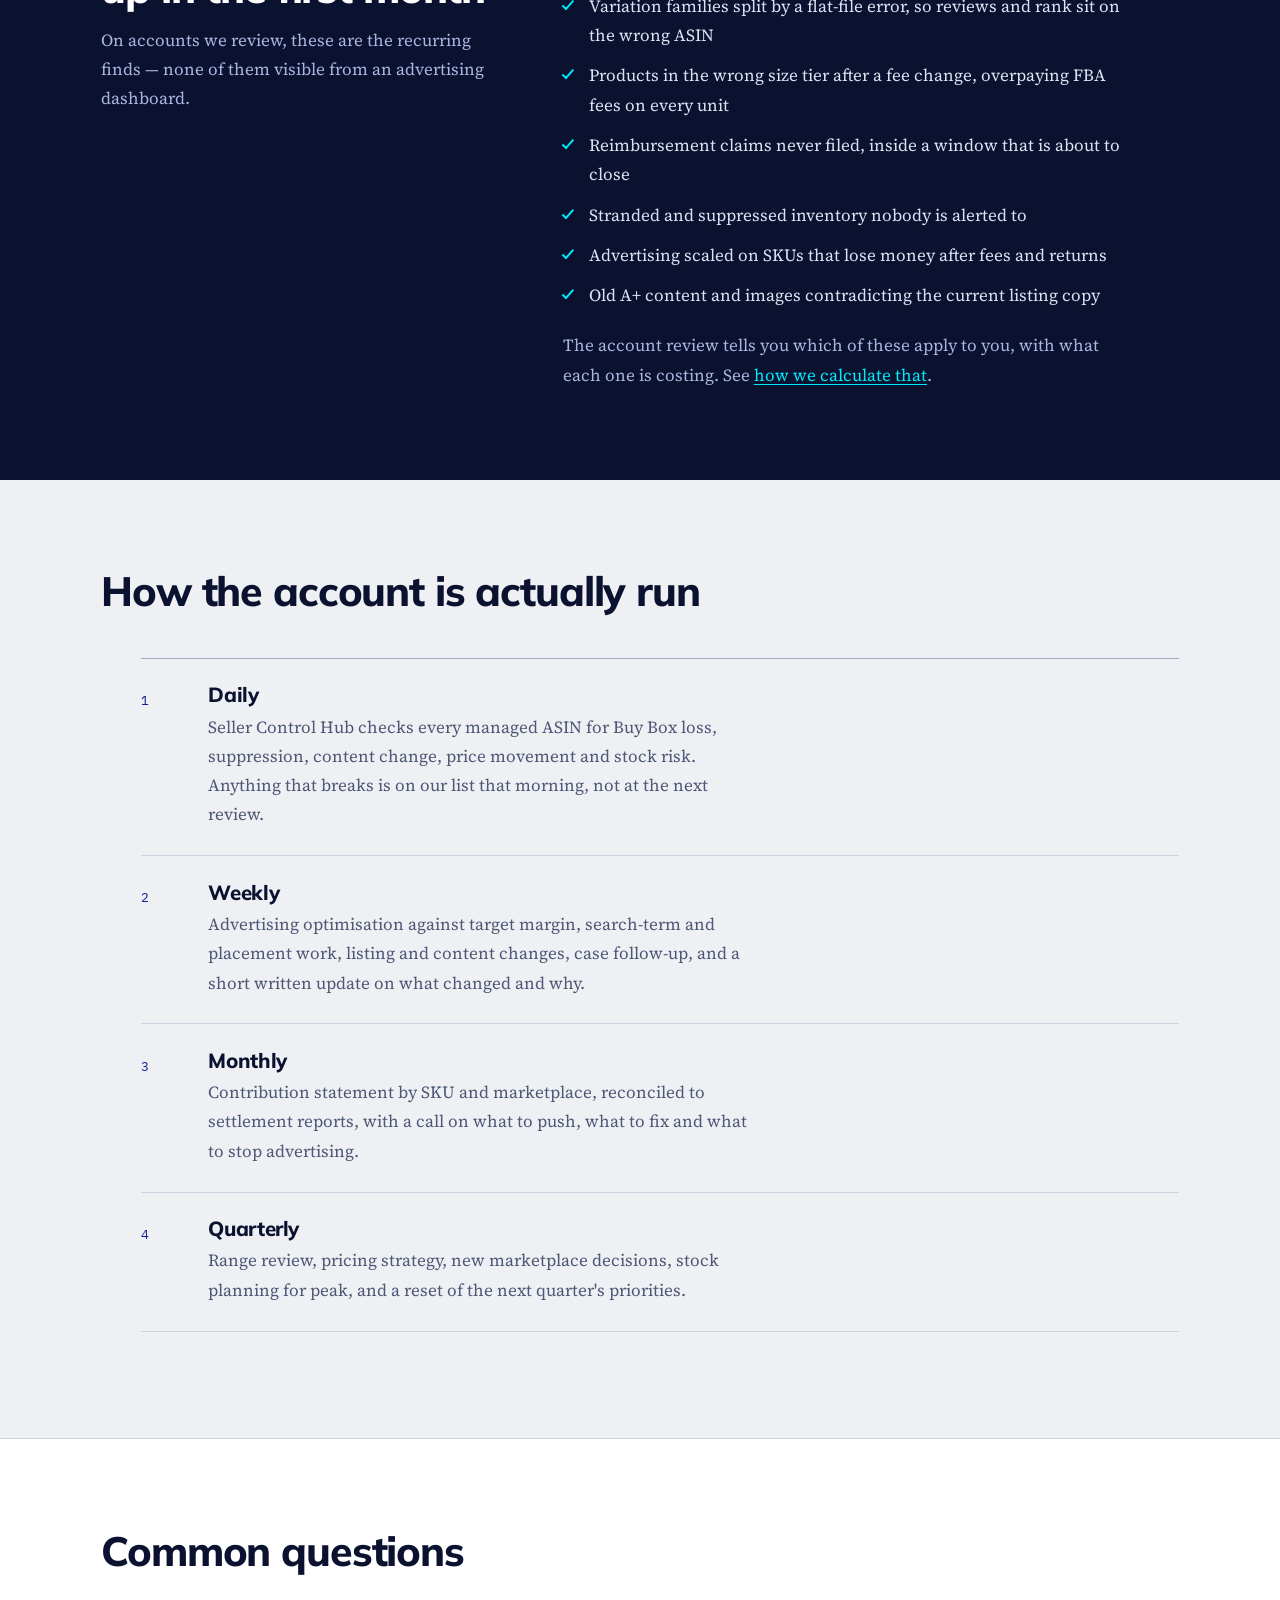
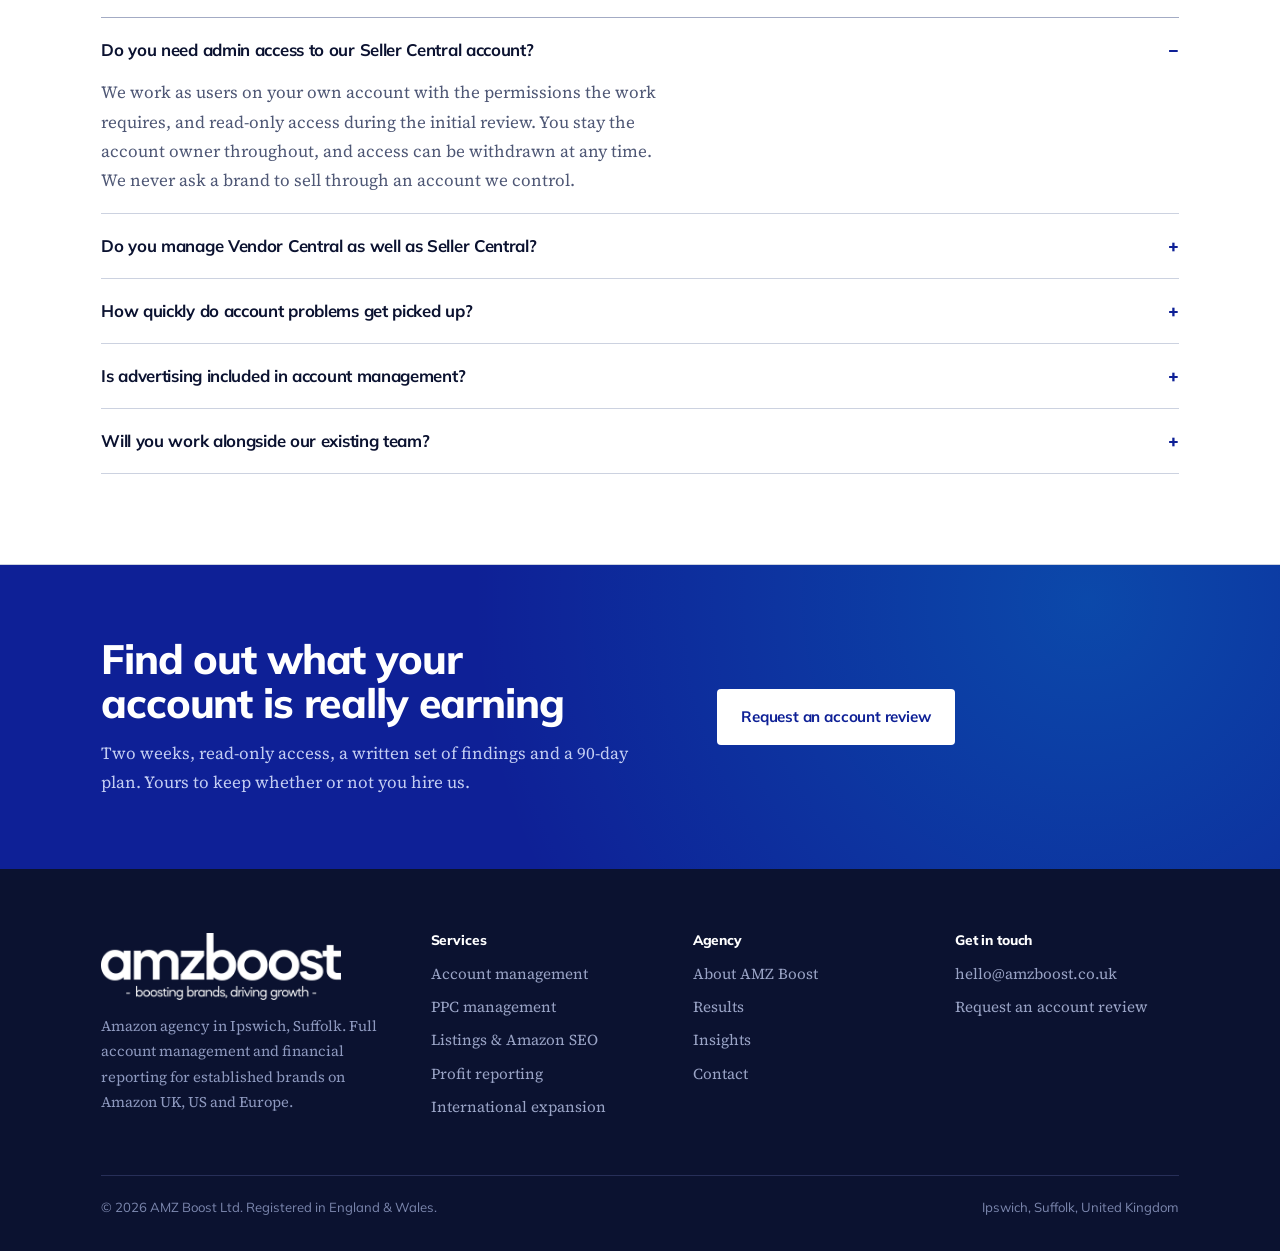
<file: amazon-account-management.html>
<!DOCTYPE html>
<html lang="en-GB">
<head>
<meta charset="utf-8">
<meta name="viewport" content="width=device-width, initial-scale=1">
<title>Amazon Account Management Agency UK | Seller Central | AMZ Boost</title>
<meta name="description" content="Amazon account management for established UK brands. We run Seller Central end to end — catalogue, Buy Box, stock, account health and profit reporting.">
<link rel="canonical" href="https://www.amzboost.co.uk/amazon-account-management.html">
<meta name="robots" content="index,follow,max-image-preview:large">
<meta property="og:type" content="website">
<meta property="og:site_name" content="AMZ Boost">
<meta property="og:title" content="Amazon Account Management Agency UK | Seller Central | AMZ Boost">
<meta property="og:description" content="Full Seller Central account management for established UK brands, with daily ASIN monitoring and a monthly contribution statement.">
<meta property="og:url" content="https://www.amzboost.co.uk/amazon-account-management.html">
<meta property="og:locale" content="en_GB">
<link rel="preconnect" href="https://fonts.googleapis.com">
<link rel="preconnect" href="https://fonts.gstatic.com" crossorigin>
<link href="https://fonts.googleapis.com/css2?family=Mulish:wght@400;500;600;700;800&family=Source+Serif+4:ital,opsz,wght@0,8..60,400;0,8..60,600;1,8..60,400&family=IBM+Plex+Mono:wght@400;500&display=swap" rel="stylesheet">
<link rel="stylesheet" href="styles.css?v=20">
<link rel="icon" type="image/png" sizes="32x32" href="favicon-32.png">
<link rel="apple-touch-icon" href="apple-touch-icon.png">
<script type="application/ld+json">
{
  "@context": "https://schema.org",
  "@type": "Service",
  "name": "Amazon account management",
  "serviceType": "Amazon Seller Central account management",
  "description": "End-to-end management of a brand's Amazon Seller Central account: catalogue and variation structure, pricing and Buy Box, stock cover, account health, advertising and monthly profit reporting.",
  "url": "https://www.amzboost.co.uk/amazon-account-management.html",
  "provider": { "@type": "ProfessionalService", "@id": "https://www.amzboost.co.uk/#organisation", "name": "AMZ Boost" },
  "areaServed": [
    { "@type": "Country", "name": "United Kingdom" },
    { "@type": "Country", "name": "United States" }
  ]
}
</script>
<script type="application/ld+json">
{
  "@context": "https://schema.org",
  "@type": "BreadcrumbList",
  "itemListElement": [
    { "@type": "ListItem", "position": 1, "name": "Home", "item": "https://www.amzboost.co.uk/" },
    { "@type": "ListItem", "position": 2, "name": "Services", "item": "https://www.amzboost.co.uk/services.html" },
    { "@type": "ListItem", "position": 3, "name": "Amazon account management", "item": "https://www.amzboost.co.uk/amazon-account-management.html" }
  ]
}
</script>
<script type="application/ld+json">
{
  "@context": "https://schema.org",
  "@type": "FAQPage",
  "mainEntity": [
    {
      "@type": "Question",
      "name": "Do you need admin access to our Seller Central account?",
      "acceptedAnswer": { "@type": "Answer", "text": "We work as users on your own account with the permissions the work requires, and read-only access during the initial review. You stay the account owner throughout, and access can be withdrawn at any time." }
    },
    {
      "@type": "Question",
      "name": "Do you manage Vendor Central as well as Seller Central?",
      "acceptedAnswer": { "@type": "Answer", "text": "Our focus is Seller Central 3P. We work with hybrid brands running both, but a pure 1P Vendor account is not our strongest fit and we will say so rather than take it on." }
    },
    {
      "@type": "Question",
      "name": "How quickly do account problems get picked up?",
      "acceptedAnswer": { "@type": "Answer", "text": "Every ASIN we manage is checked daily by Seller Control Hub, our own monitoring software. Buy Box loss, suppressions, content overwrites, price changes and stock issues are flagged the morning they appear." }
    },
    {
      "@type": "Question",
      "name": "Is advertising included in account management?",
      "acceptedAnswer": { "@type": "Answer", "text": "Yes for most engagements. Advertising is managed by our in-house PPC specialist as part of the same scope, so bids and listings are not being changed by two teams who never speak." }
    }
  ]
}
</script>
</head>
<body>
<a class="skip" href="#main">Skip to content</a>

<header class="masthead" id="masthead">
  <div class="shell masthead__inner">
    <a class="wordmark" href="index.html"><img src="logo-wordmark-white.png" alt="AMZ Boost" width="150" height="29"></a>
    <button class="nav__toggle" aria-expanded="false" aria-controls="nav">Menu</button>
    <nav class="nav" id="nav" aria-label="Primary">
      <a href="services.html">Services</a>
      <a href="results.html">Results</a>
      <a href="insights.html">Insights</a>
      <a href="about.html">About</a>
      <a class="btn btn--primary btn--small" href="contact.html">Request an account review</a>
    </nav>
  </div>
</header>

<main id="main">

  <section class="page-head">
    <div class="shell crumbs"><a href="index.html">Home</a><span>/</span><a href="services.html">Services</a><span>/</span>Account management</div>
    <div class="shell">
      <h1>Amazon account management for brands that have outgrown doing it themselves</h1>
      <p class="lede">An Amazon account stops being a marketing job somewhere around the first million. It becomes an operations job: catalogue integrity, stock cover, fee accuracy, Buy Box, compliance — with advertising sitting on top. We take the whole thing.</p>
      <div class="btn-row">
        <a class="btn btn--primary" href="contact.html">Request an account review</a>
        <a class="btn btn--ghost" href="amazon-profit-reporting.html">See the monthly reporting</a>
      </div>
    </div>
  </section>

  <section>
    <div class="shell">
      <div class="sect-head">
        <h2>What we manage inside Seller Central</h2>
        <p>Not a checklist we work through once at onboarding. These are the things we hold week to week.</p>
      </div>
      <dl class="facts">
        <div>
          <dt>Catalogue &amp; variations</dt>
          <dd>Parent-child families, browse nodes, flat files, duplicate and orphan ASINs, merges and splits done without losing reviews or rank.</dd>
        </div>
        <div>
          <dt>Buy Box &amp; pricing</dt>
          <dd>Buy Box share monitored daily, hijackers and unauthorised sellers challenged, pricing rules set against margin rather than a race to the bottom.</dd>
        </div>
        <div>
          <dt>Stock &amp; replenishment</dt>
          <dd>Cover days by SKU and marketplace, restock limits, IPI, ageing stock and removal decisions, and the forecast that keeps a hero SKU from going dark.</dd>
        </div>
        <div>
          <dt>Account health</dt>
          <dd>Policy warnings, listing suppressions, safety and compliance documentation, ODR and late dispatch, plus the cases needed to clear them.</dd>
        </div>
        <div>
          <dt>Fees &amp; reimbursements</dt>
          <dd>Dimension and weight checks after every fee change, FNSKU and category errors, lost and damaged inventory claims inside the filing window.</dd>
        </div>
        <div>
          <dt>Advertising</dt>
          <dd>Managed in the same engagement by our in-house specialist, so the ad account and the listings are never pulling in different directions.</dd>
        </div>
        <div>
          <dt>Content &amp; brand</dt>
          <dd>A+ content, brand store, images and video, Brand Registry, and defending the detail page against overwrites.</dd>
        </div>
        <div>
          <dt>Reporting</dt>
          <dd>Monthly contribution statement by SKU and marketplace, reconciled to settlements, with a call to go through what it says.</dd>
        </div>
      </dl>
    </div>
  </section>

  <section class="band">
    <div class="shell split">
      <div>
        <h2>What usually turns up in the first month</h2>
        <p class="dek" style="margin-top:1rem;">On accounts we review, these are the recurring finds — none of them visible from an advertising dashboard.</p>
      </div>
      <div>
        <ul class="ticks">
          <li>Hero listings not indexed for their highest-volume keyword, while PPC pays for the same term</li>
          <li>Variation families split by a flat-file error, so reviews and rank sit on the wrong ASIN</li>
          <li>Products in the wrong size tier after a fee change, overpaying FBA fees on every unit</li>
          <li>Reimbursement claims never filed, inside a window that is about to close</li>
          <li>Stranded and suppressed inventory nobody is alerted to</li>
          <li>Advertising scaled on SKUs that lose money after fees and returns</li>
          <li>Old A+ content and images contradicting the current listing copy</li>
        </ul>
        <p style="margin-top:1.3rem;">The account review tells you which of these apply to you, with what each one is costing. See <a href="amazon-profit-reporting.html">how we calculate that</a>.</p>
      </div>
    </div>
  </section>

  <section>
    <div class="shell">
      <div class="sect-head">
        <h2>How the account is actually run</h2>
      </div>
      <ol class="steps">
        <li>
          <div>
            <h3>Daily</h3>
            <p>Seller Control Hub checks every managed ASIN for Buy Box loss, suppression, content change, price movement and stock risk. Anything that breaks is on our list that morning, not at the next review.</p>
          </div>
        </li>
        <li>
          <div>
            <h3>Weekly</h3>
            <p>Advertising optimisation against target margin, search-term and placement work, listing and content changes, case follow-up, and a short written update on what changed and why.</p>
          </div>
        </li>
        <li>
          <div>
            <h3>Monthly</h3>
            <p>Contribution statement by SKU and marketplace, reconciled to settlement reports, with a call on what to push, what to fix and what to stop advertising.</p>
          </div>
        </li>
        <li>
          <div>
            <h3>Quarterly</h3>
            <p>Range review, pricing strategy, new marketplace decisions, stock planning for peak, and a reset of the next quarter's priorities.</p>
          </div>
        </li>
      </ol>
    </div>
  </section>

  <section style="background:var(--surface);border-block:1px solid var(--rule);">
    <div class="shell">
      <div class="sect-head"><h2>Common questions</h2></div>
      <div class="faq">
        <details open>
          <summary>Do you need admin access to our Seller Central account?</summary>
          <p>We work as users on your own account with the permissions the work requires, and read-only access during the initial review. You stay the account owner throughout, and access can be withdrawn at any time. We never ask a brand to sell through an account we control.</p>
        </details>
        <details>
          <summary>Do you manage Vendor Central as well as Seller Central?</summary>
          <p>Our focus is Seller Central 3P. We work with hybrid brands running both, but a pure 1P Vendor account is not our strongest fit and we will say so rather than take it on.</p>
        </details>
        <details>
          <summary>How quickly do account problems get picked up?</summary>
          <p>Every ASIN we manage is checked daily by Seller Control Hub, our own monitoring software. Buy Box loss, suppressions, content overwrites, price changes and stock issues are flagged the morning they appear.</p>
        </details>
        <details>
          <summary>Is advertising included in account management?</summary>
          <p>Yes for most engagements. Advertising is managed by our <a href="amazon-ppc-management.html">in-house PPC specialist</a> as part of the same scope, so bids and listings are not being changed by two teams who never speak.</p>
        </details>
        <details>
          <summary>Will you work alongside our existing team?</summary>
          <p>Often, yes. Some brands keep stock planning or customer service in house and hand us the marketplace side. We will agree who owns what in writing before we start.</p>
        </details>
      </div>
    </div>
  </section>

  <section class="cta-band">
    <div class="shell cta-panel">
        <div>
          <h2>Find out what your account is really earning</h2>
          <p>Two weeks, read-only access, a written set of findings and a 90-day plan. Yours to keep whether or not you hire us.</p>
        </div>
        <div class="btn-row">
          <a class="btn btn--primary" href="contact.html">Request an account review</a>
        </div>
    </div>
  </section>

</main>

<footer class="foot">
  <div class="shell">
    <div class="foot__grid">
      <div>
        <a class="wordmark" href="index.html" style="margin-bottom:0.9rem;"><img src="logo-full-white.png" alt="AMZ Boost — boosting brands, driving growth" width="240" height="66"></a>
        <p>Amazon agency in Ipswich, Suffolk. Full account management and financial reporting for established brands on Amazon UK, US and Europe.</p>
      </div>
      <div>
        <h4>Services</h4>
        <ul>
          <li><a href="amazon-account-management.html">Account management</a></li>
          <li><a href="amazon-ppc-management.html">PPC management</a></li>
          <li><a href="amazon-listing-optimisation.html">Listings &amp; Amazon SEO</a></li>
          <li><a href="amazon-profit-reporting.html">Profit reporting</a></li>
          <li><a href="amazon-international-expansion.html">International expansion</a></li>
        </ul>
      </div>
      <div>
        <h4>Agency</h4>
        <ul>
          <li><a href="about.html">About AMZ Boost</a></li>
          <li><a href="results.html">Results</a></li>
          <li><a href="insights.html">Insights</a></li>
          <li><a href="contact.html">Contact</a></li>
        </ul>
      </div>
      <div>
        <h4>Get in touch</h4>
        <ul>
          <li><a href="mailto:hello@amzboost.co.uk">hello@amzboost.co.uk</a></li>
          <li><a href="contact.html">Request an account review</a></li>
        </ul>
      </div>
    </div>
    <div class="foot__base">
      <span>© 2026 AMZ Boost Ltd. Registered in England &amp; Wales.</span>
      <span>Ipswich, Suffolk, United Kingdom</span>
    </div>
  </div>
</footer>

<script>
(function () {
  var head = document.getElementById('masthead');
  var btn = head.querySelector('.nav__toggle');
  btn.addEventListener('click', function () {
    var open = head.getAttribute('data-open') === 'true';
    head.setAttribute('data-open', String(!open));
    btn.setAttribute('aria-expanded', String(!open));
  });
})();
</script>
</body>
</html>
</file>
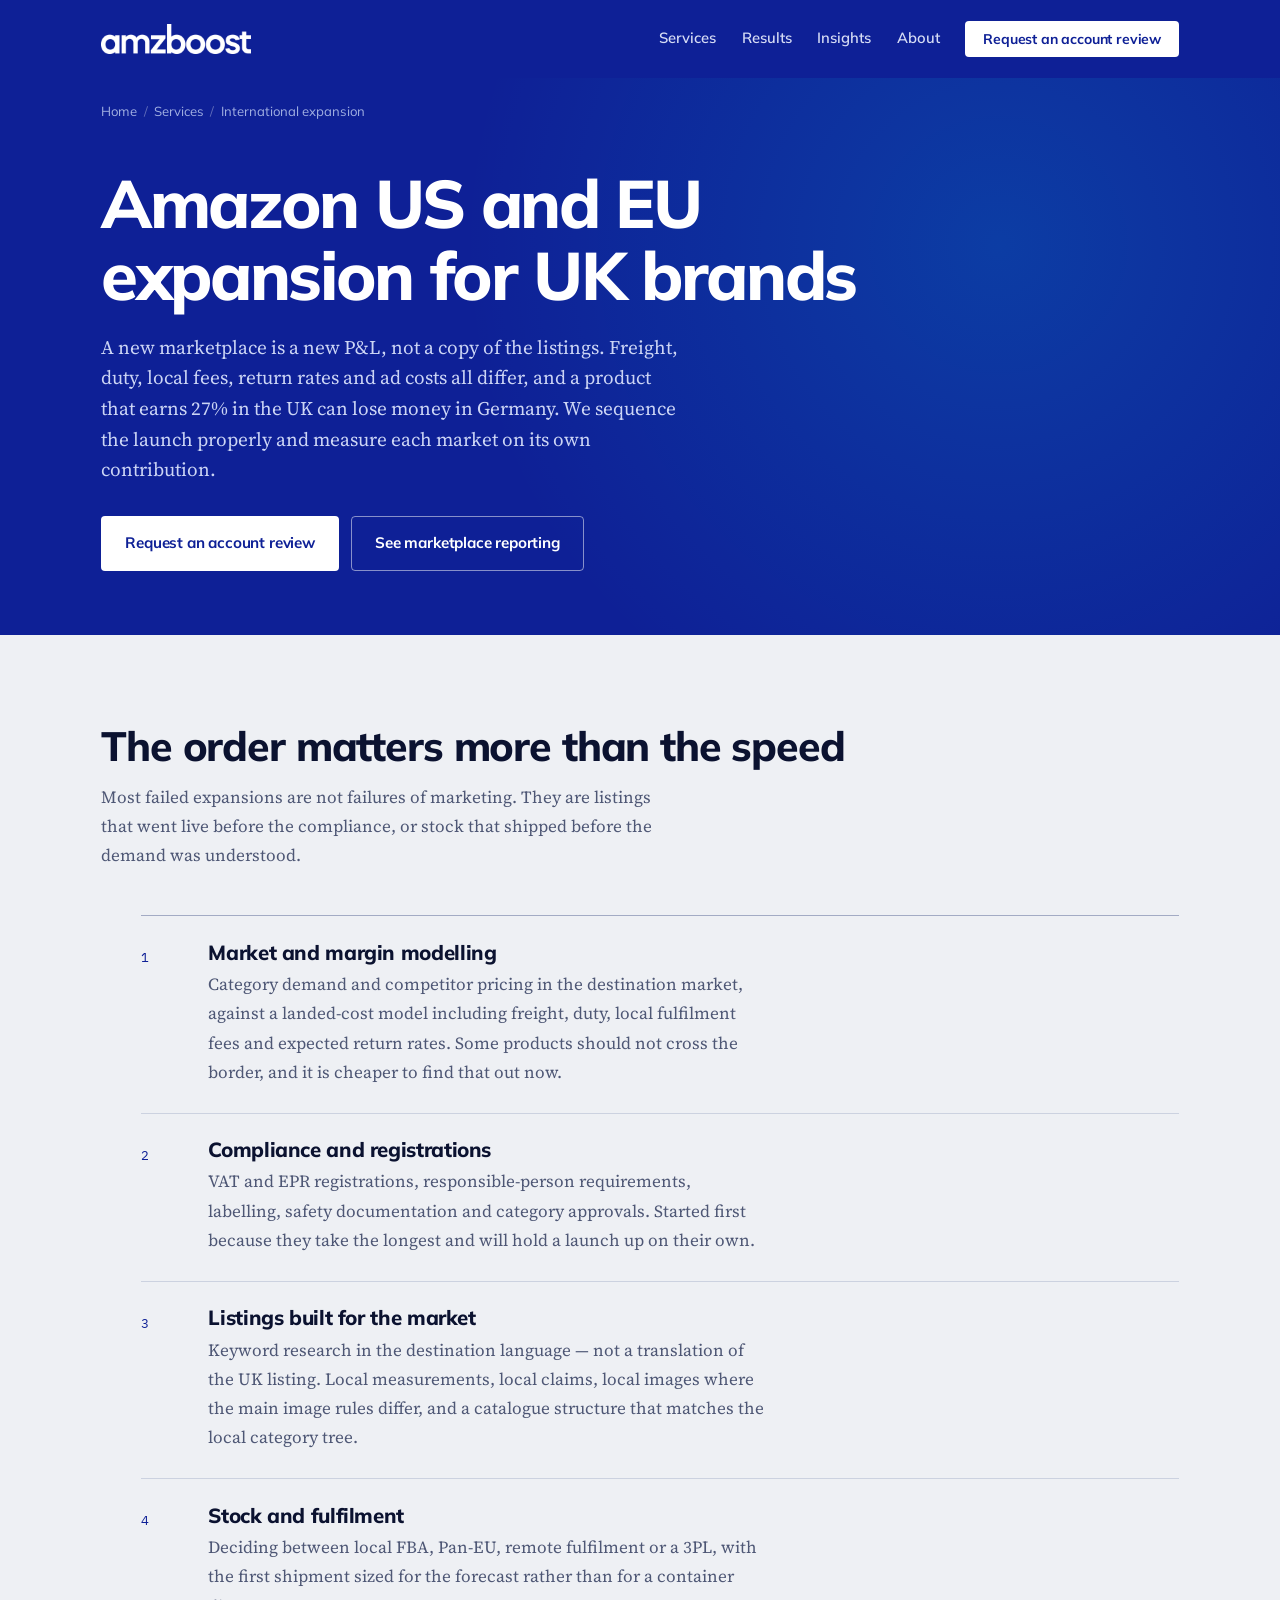
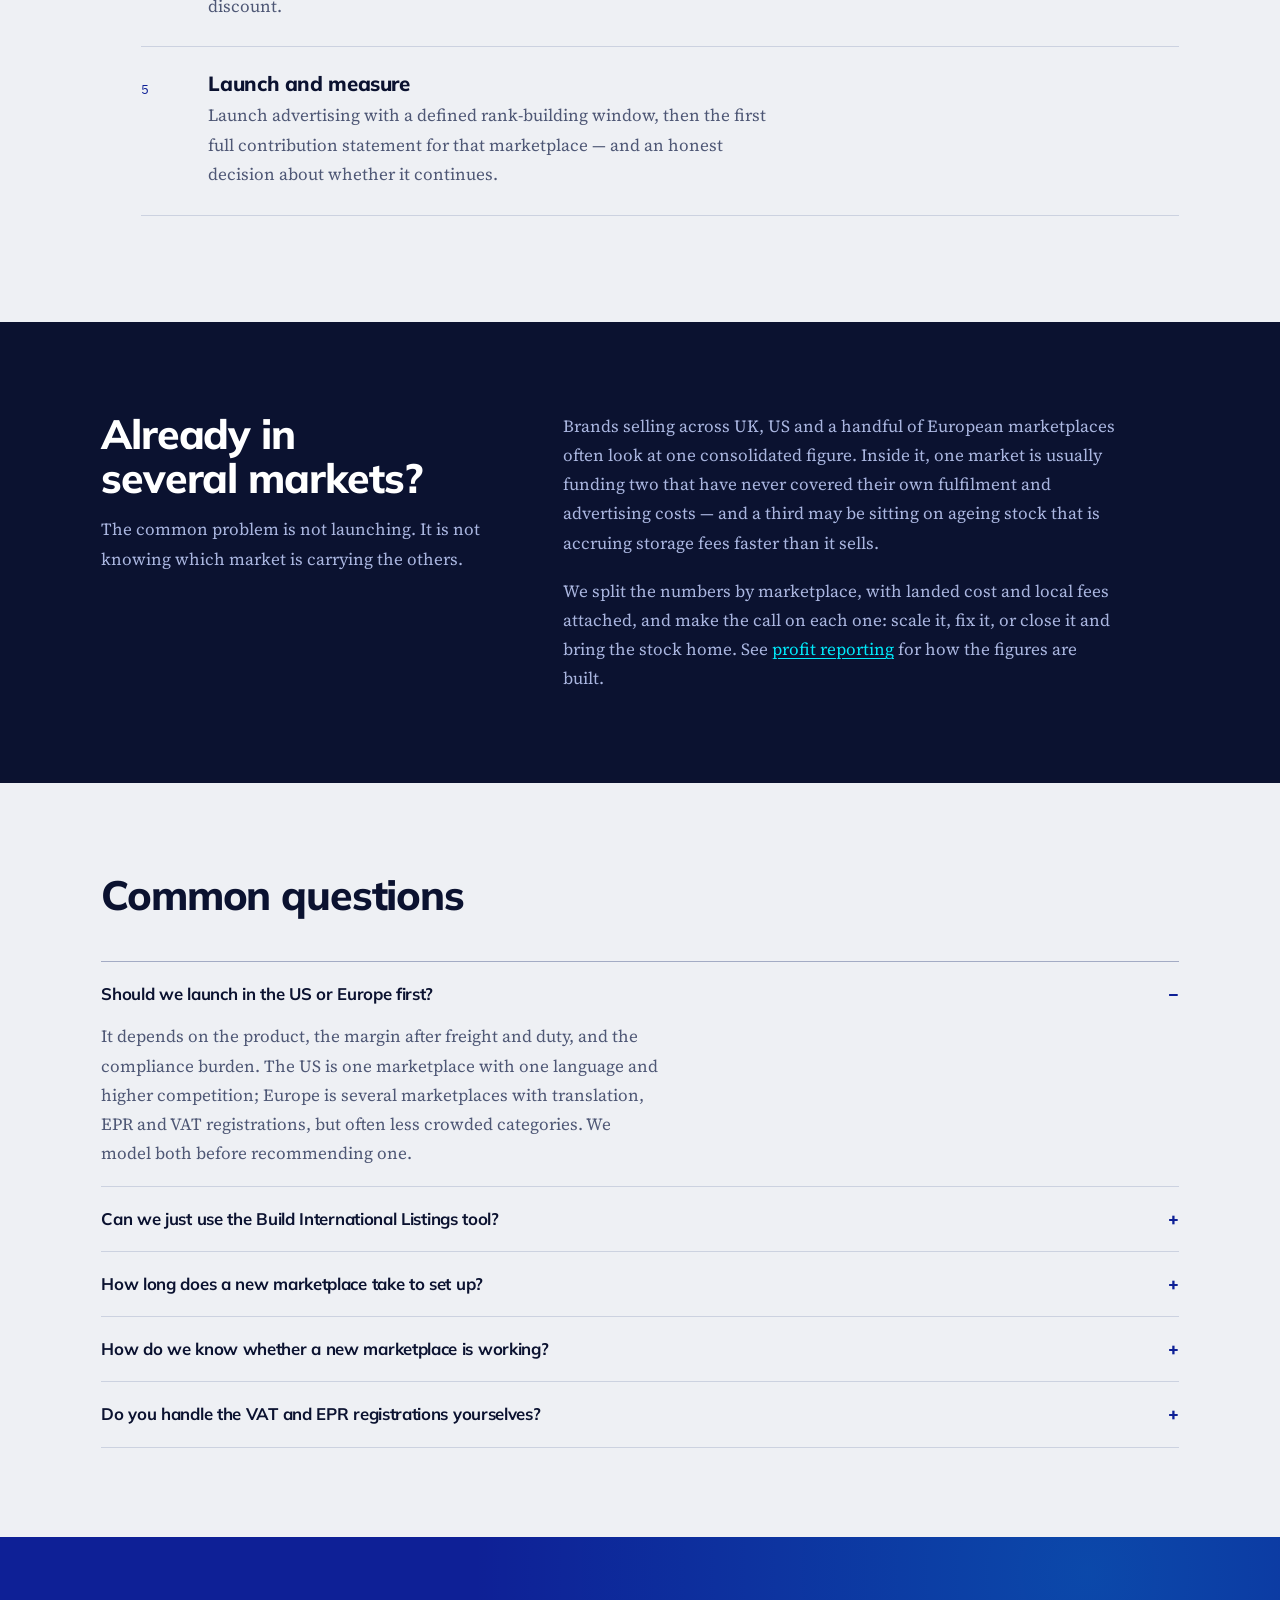
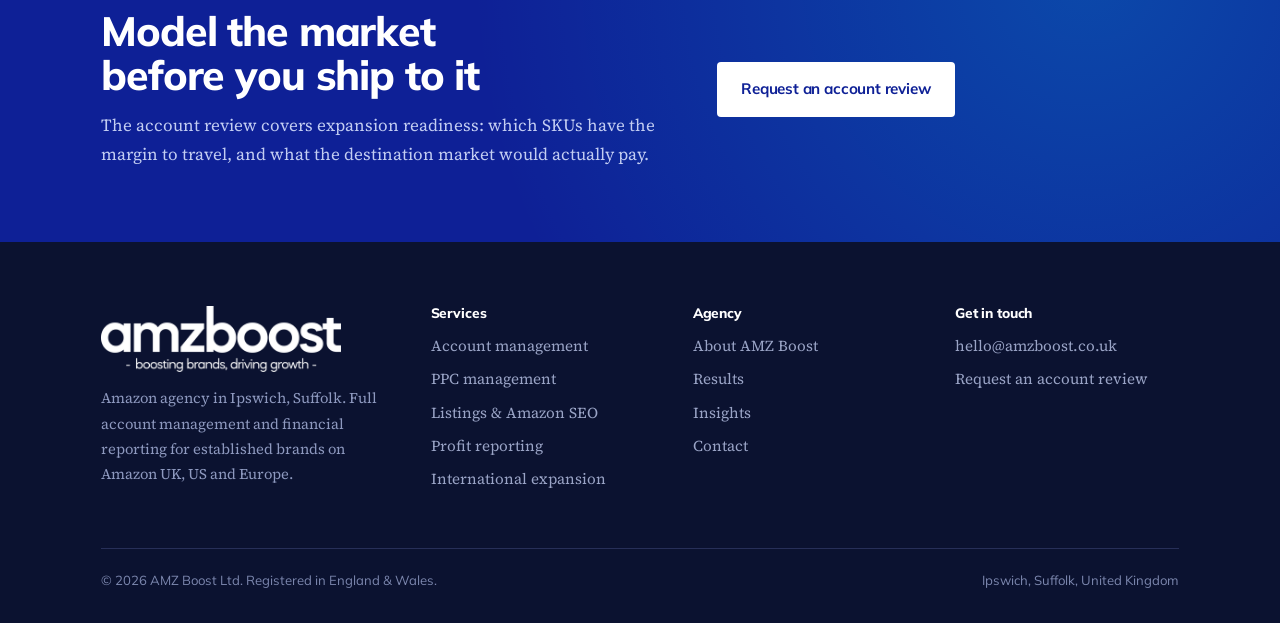
<file: amazon-international-expansion.html>
<!DOCTYPE html>
<html lang="en-GB">
<head>
<meta charset="utf-8">
<meta name="viewport" content="width=device-width, initial-scale=1">
<title>Amazon International Expansion | UK to US &amp; EU | AMZ Boost</title>
<meta name="description" content="Take a UK brand onto Amazon US and Europe in the right order: compliance, registrations, listings, logistics and launch advertising, measured on profit.">
<link rel="canonical" href="https://www.amzboost.co.uk/amazon-international-expansion.html">
<meta name="robots" content="index,follow,max-image-preview:large">
<meta property="og:type" content="website">
<meta property="og:site_name" content="AMZ Boost">
<meta property="og:title" content="Amazon International Expansion | UK to US &amp; EU | AMZ Boost">
<meta property="og:description" content="Amazon US and EU expansion for UK brands, sequenced properly and measured on contribution per marketplace.">
<meta property="og:url" content="https://www.amzboost.co.uk/amazon-international-expansion.html">
<meta property="og:locale" content="en_GB">
<link rel="preconnect" href="https://fonts.googleapis.com">
<link rel="preconnect" href="https://fonts.gstatic.com" crossorigin>
<link href="https://fonts.googleapis.com/css2?family=Mulish:wght@400;500;600;700;800&family=Source+Serif+4:ital,opsz,wght@0,8..60,400;0,8..60,600;1,8..60,400&family=IBM+Plex+Mono:wght@400;500&display=swap" rel="stylesheet">
<link rel="stylesheet" href="styles.css?v=20">
<link rel="icon" type="image/png" sizes="32x32" href="favicon-32.png">
<link rel="apple-touch-icon" href="apple-touch-icon.png">
<script type="application/ld+json">
{
  "@context": "https://schema.org",
  "@type": "Service",
  "name": "Amazon international expansion",
  "serviceType": "Amazon marketplace expansion",
  "description": "Expansion of UK Amazon brands into Amazon US and European marketplaces, covering compliance, registrations, listings, logistics and launch advertising.",
  "url": "https://www.amzboost.co.uk/amazon-international-expansion.html",
  "provider": { "@type": "ProfessionalService", "@id": "https://www.amzboost.co.uk/#organisation", "name": "AMZ Boost" },
  "areaServed": [
    { "@type": "Country", "name": "United States" },
    { "@type": "Place", "name": "European Union" }
  ]
}
</script>
<script type="application/ld+json">
{
  "@context": "https://schema.org",
  "@type": "BreadcrumbList",
  "itemListElement": [
    { "@type": "ListItem", "position": 1, "name": "Home", "item": "https://www.amzboost.co.uk/" },
    { "@type": "ListItem", "position": 2, "name": "Services", "item": "https://www.amzboost.co.uk/services.html" },
    { "@type": "ListItem", "position": 3, "name": "International expansion", "item": "https://www.amzboost.co.uk/amazon-international-expansion.html" }
  ]
}
</script>
<script type="application/ld+json">
{
  "@context": "https://schema.org",
  "@type": "FAQPage",
  "mainEntity": [
    {
      "@type": "Question",
      "name": "Should we launch in the US or Europe first?",
      "acceptedAnswer": { "@type": "Answer", "text": "It depends on the product, the margin after freight and duty, and the compliance burden. The US is one marketplace with one language and higher competition; Europe is several marketplaces with translation, EPR and VAT registrations, but often less crowded categories. We model both before recommending one." }
    },
    {
      "@type": "Question",
      "name": "Can we just use the Build International Listings tool?",
      "acceptedAnswer": { "@type": "Answer", "text": "It will copy listings and hold prices to a rule, which is useful. It will not do the keyword research for the destination market, fix category or compliance differences, or tell you that your main keyword translates into something nobody searches for." }
    },
    {
      "@type": "Question",
      "name": "How long does a new marketplace take to set up?",
      "acceptedAnswer": { "@type": "Answer", "text": "Listings and advertising can be ready in weeks. The constraint is usually registrations and compliance — VAT, EPR, product documentation and labelling — which run to months in some European markets and should be started first." }
    },
    {
      "@type": "Question",
      "name": "How do we know whether a new marketplace is working?",
      "acceptedAnswer": { "@type": "Answer", "text": "The monthly contribution statement separates each marketplace, including freight and duty in landed cost, so a new market that is not covering its own costs is visible from the first full month rather than at year end." }
    }
  ]
}
</script>
</head>
<body>
<a class="skip" href="#main">Skip to content</a>

<header class="masthead" id="masthead">
  <div class="shell masthead__inner">
    <a class="wordmark" href="index.html"><img src="logo-wordmark-white.png" alt="AMZ Boost" width="150" height="29"></a>
    <button class="nav__toggle" aria-expanded="false" aria-controls="nav">Menu</button>
    <nav class="nav" id="nav" aria-label="Primary">
      <a href="services.html">Services</a>
      <a href="results.html">Results</a>
      <a href="insights.html">Insights</a>
      <a href="about.html">About</a>
      <a class="btn btn--primary btn--small" href="contact.html">Request an account review</a>
    </nav>
  </div>
</header>

<main id="main">

  <section class="page-head">
    <div class="shell crumbs"><a href="index.html">Home</a><span>/</span><a href="services.html">Services</a><span>/</span>International expansion</div>
    <div class="shell">
      <h1>Amazon US and EU expansion for UK brands</h1>
      <p class="lede">A new marketplace is a new P&amp;L, not a copy of the listings. Freight, duty, local fees, return rates and ad costs all differ, and a product that earns 27% in the UK can lose money in Germany. We sequence the launch properly and measure each market on its own contribution.</p>
      <div class="btn-row">
        <a class="btn btn--primary" href="contact.html">Request an account review</a>
        <a class="btn btn--ghost" href="amazon-profit-reporting.html">See marketplace reporting</a>
      </div>
    </div>
  </section>

  <section>
    <div class="shell">
      <div class="sect-head">
        <h2>The order matters more than the speed</h2>
        <p>Most failed expansions are not failures of marketing. They are listings that went live before the compliance, or stock that shipped before the demand was understood.</p>
      </div>
      <ol class="steps">
        <li>
          <div>
            <h3>Market and margin modelling</h3>
            <p>Category demand and competitor pricing in the destination market, against a landed-cost model including freight, duty, local fulfilment fees and expected return rates. Some products should not cross the border, and it is cheaper to find that out now.</p>
          </div>
        </li>
        <li>
          <div>
            <h3>Compliance and registrations</h3>
            <p>VAT and EPR registrations, responsible-person requirements, labelling, safety documentation and category approvals. Started first because they take the longest and will hold a launch up on their own.</p>
          </div>
        </li>
        <li>
          <div>
            <h3>Listings built for the market</h3>
            <p>Keyword research in the destination language — not a translation of the UK listing. Local measurements, local claims, local images where the main image rules differ, and a catalogue structure that matches the local category tree.</p>
          </div>
        </li>
        <li>
          <div>
            <h3>Stock and fulfilment</h3>
            <p>Deciding between local FBA, Pan-EU, remote fulfilment or a 3PL, with the first shipment sized for the forecast rather than for a container discount.</p>
          </div>
        </li>
        <li>
          <div>
            <h3>Launch and measure</h3>
            <p>Launch advertising with a defined rank-building window, then the first full contribution statement for that marketplace — and an honest decision about whether it continues.</p>
          </div>
        </li>
      </ol>
    </div>
  </section>

  <section class="band">
    <div class="shell split">
      <div>
        <h2>Already in several markets?</h2>
        <p class="dek" style="margin-top:1rem;">The common problem is not launching. It is not knowing which market is carrying the others.</p>
      </div>
      <div>
        <p>Brands selling across UK, US and a handful of European marketplaces often look at one consolidated figure. Inside it, one market is usually funding two that have never covered their own fulfilment and advertising costs — and a third may be sitting on ageing stock that is accruing storage fees faster than it sells.</p>
        <p>We split the numbers by marketplace, with landed cost and local fees attached, and make the call on each one: scale it, fix it, or close it and bring the stock home. See <a href="amazon-profit-reporting.html">profit reporting</a> for how the figures are built.</p>
      </div>
    </div>
  </section>

  <section>
    <div class="shell">
      <div class="sect-head"><h2>Common questions</h2></div>
      <div class="faq">
        <details open>
          <summary>Should we launch in the US or Europe first?</summary>
          <p>It depends on the product, the margin after freight and duty, and the compliance burden. The US is one marketplace with one language and higher competition; Europe is several marketplaces with translation, EPR and VAT registrations, but often less crowded categories. We model both before recommending one.</p>
        </details>
        <details>
          <summary>Can we just use the Build International Listings tool?</summary>
          <p>It will copy listings and hold prices to a rule, which is useful. It will not do the keyword research for the destination market, fix category or compliance differences, or tell you that your main keyword translates into something nobody searches for.</p>
        </details>
        <details>
          <summary>How long does a new marketplace take to set up?</summary>
          <p>Listings and advertising can be ready in weeks. The constraint is usually registrations and compliance — VAT, EPR, product documentation and labelling — which run to months in some European markets and should be started first.</p>
        </details>
        <details>
          <summary>How do we know whether a new marketplace is working?</summary>
          <p>The monthly contribution statement separates each marketplace, including freight and duty in landed cost, so a new market that is not covering its own costs is visible from the first full month rather than at year end.</p>
        </details>
        <details>
          <summary>Do you handle the VAT and EPR registrations yourselves?</summary>
          <p>We manage the process and work alongside specialist tax and compliance providers for the filings themselves. You get one timeline rather than four suppliers to chase.</p>
        </details>
      </div>
    </div>
  </section>

  <section class="cta-band">
    <div class="shell cta-panel">
        <div>
          <h2>Model the market before you ship to it</h2>
          <p>The account review covers expansion readiness: which SKUs have the margin to travel, and what the destination market would actually pay.</p>
        </div>
        <div class="btn-row">
          <a class="btn btn--primary" href="contact.html">Request an account review</a>
        </div>
    </div>
  </section>

</main>

<footer class="foot">
  <div class="shell">
    <div class="foot__grid">
      <div>
        <a class="wordmark" href="index.html" style="margin-bottom:0.9rem;"><img src="logo-full-white.png" alt="AMZ Boost — boosting brands, driving growth" width="240" height="66"></a>
        <p>Amazon agency in Ipswich, Suffolk. Full account management and financial reporting for established brands on Amazon UK, US and Europe.</p>
      </div>
      <div>
        <h4>Services</h4>
        <ul>
          <li><a href="amazon-account-management.html">Account management</a></li>
          <li><a href="amazon-ppc-management.html">PPC management</a></li>
          <li><a href="amazon-listing-optimisation.html">Listings &amp; Amazon SEO</a></li>
          <li><a href="amazon-profit-reporting.html">Profit reporting</a></li>
          <li><a href="amazon-international-expansion.html">International expansion</a></li>
        </ul>
      </div>
      <div>
        <h4>Agency</h4>
        <ul>
          <li><a href="about.html">About AMZ Boost</a></li>
          <li><a href="results.html">Results</a></li>
          <li><a href="insights.html">Insights</a></li>
          <li><a href="contact.html">Contact</a></li>
        </ul>
      </div>
      <div>
        <h4>Get in touch</h4>
        <ul>
          <li><a href="mailto:hello@amzboost.co.uk">hello@amzboost.co.uk</a></li>
          <li><a href="contact.html">Request an account review</a></li>
        </ul>
      </div>
    </div>
    <div class="foot__base">
      <span>© 2026 AMZ Boost Ltd. Registered in England &amp; Wales.</span>
      <span>Ipswich, Suffolk, United Kingdom</span>
    </div>
  </div>
</footer>

<script>
(function () {
  var head = document.getElementById('masthead');
  var btn = head.querySelector('.nav__toggle');
  btn.addEventListener('click', function () {
    var open = head.getAttribute('data-open') === 'true';
    head.setAttribute('data-open', String(!open));
    btn.setAttribute('aria-expanded', String(!open));
  });
})();
</script>
</body>
</html>
</file>
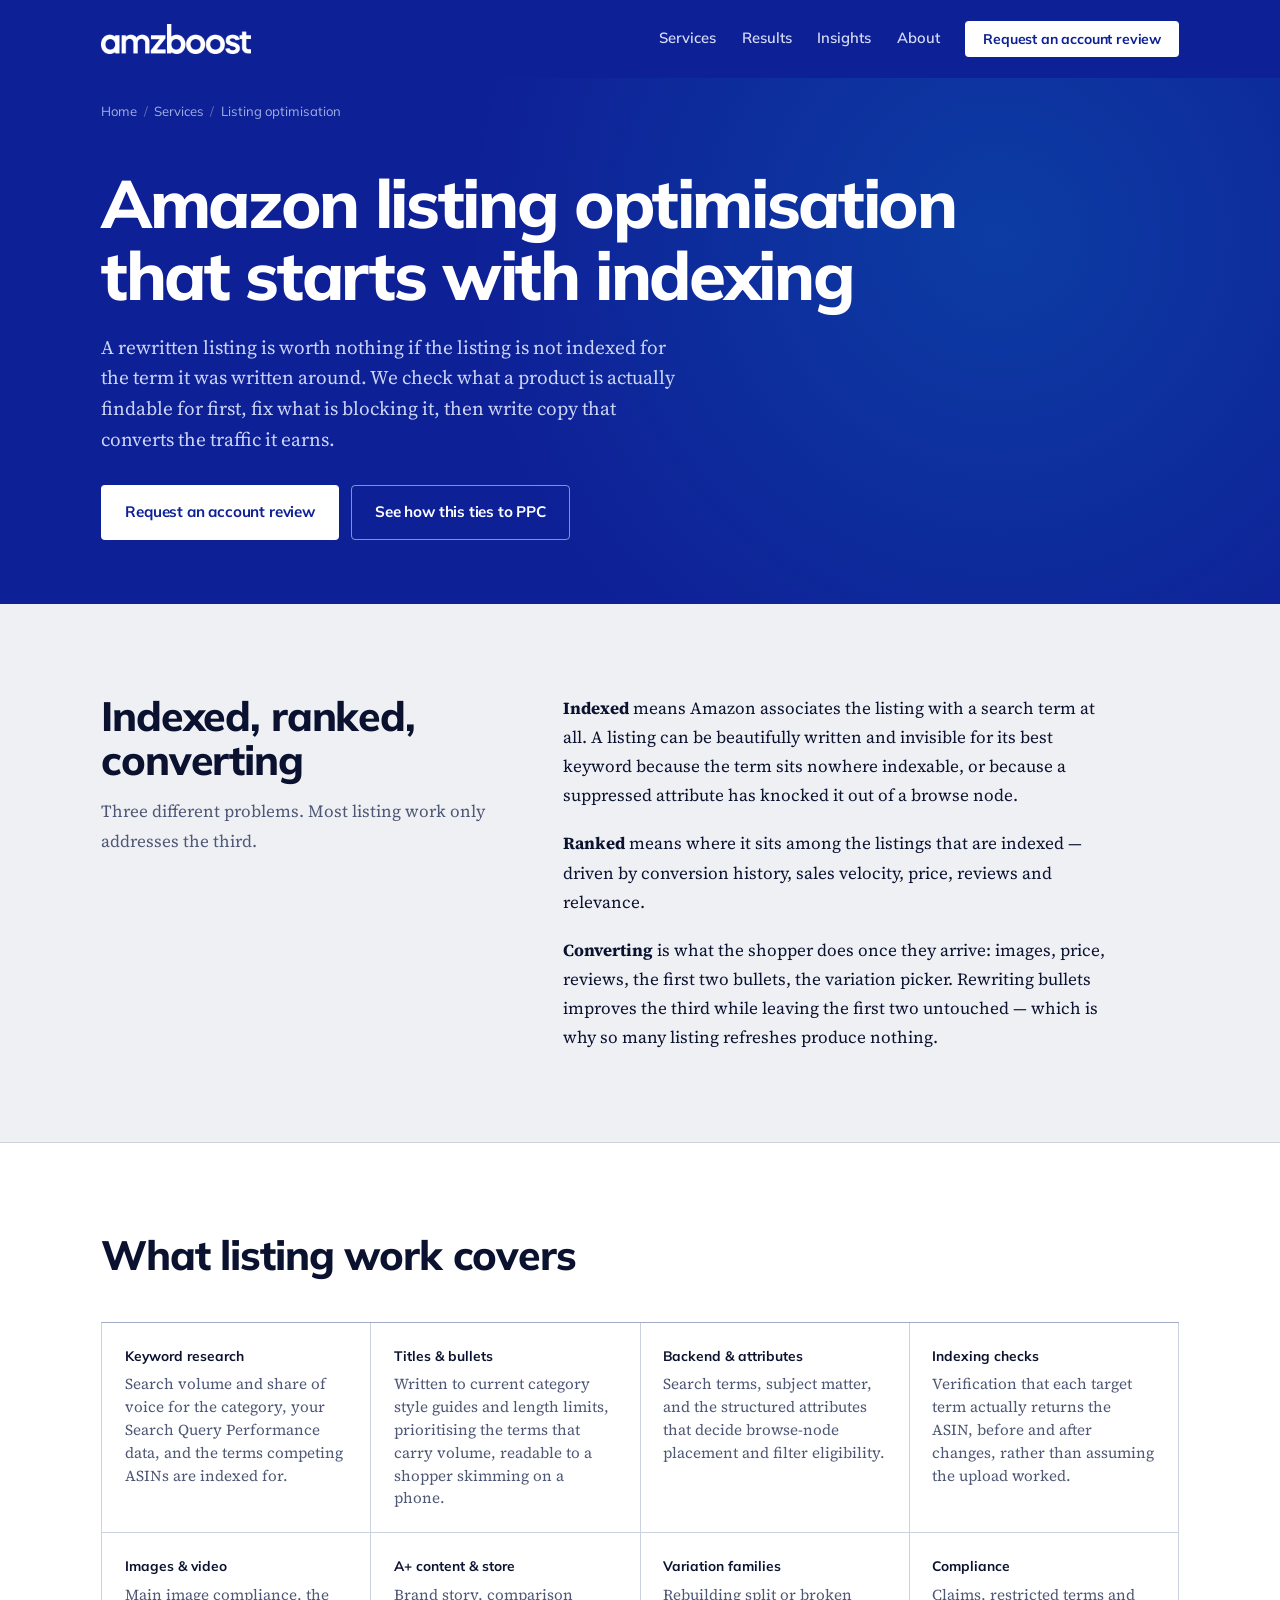
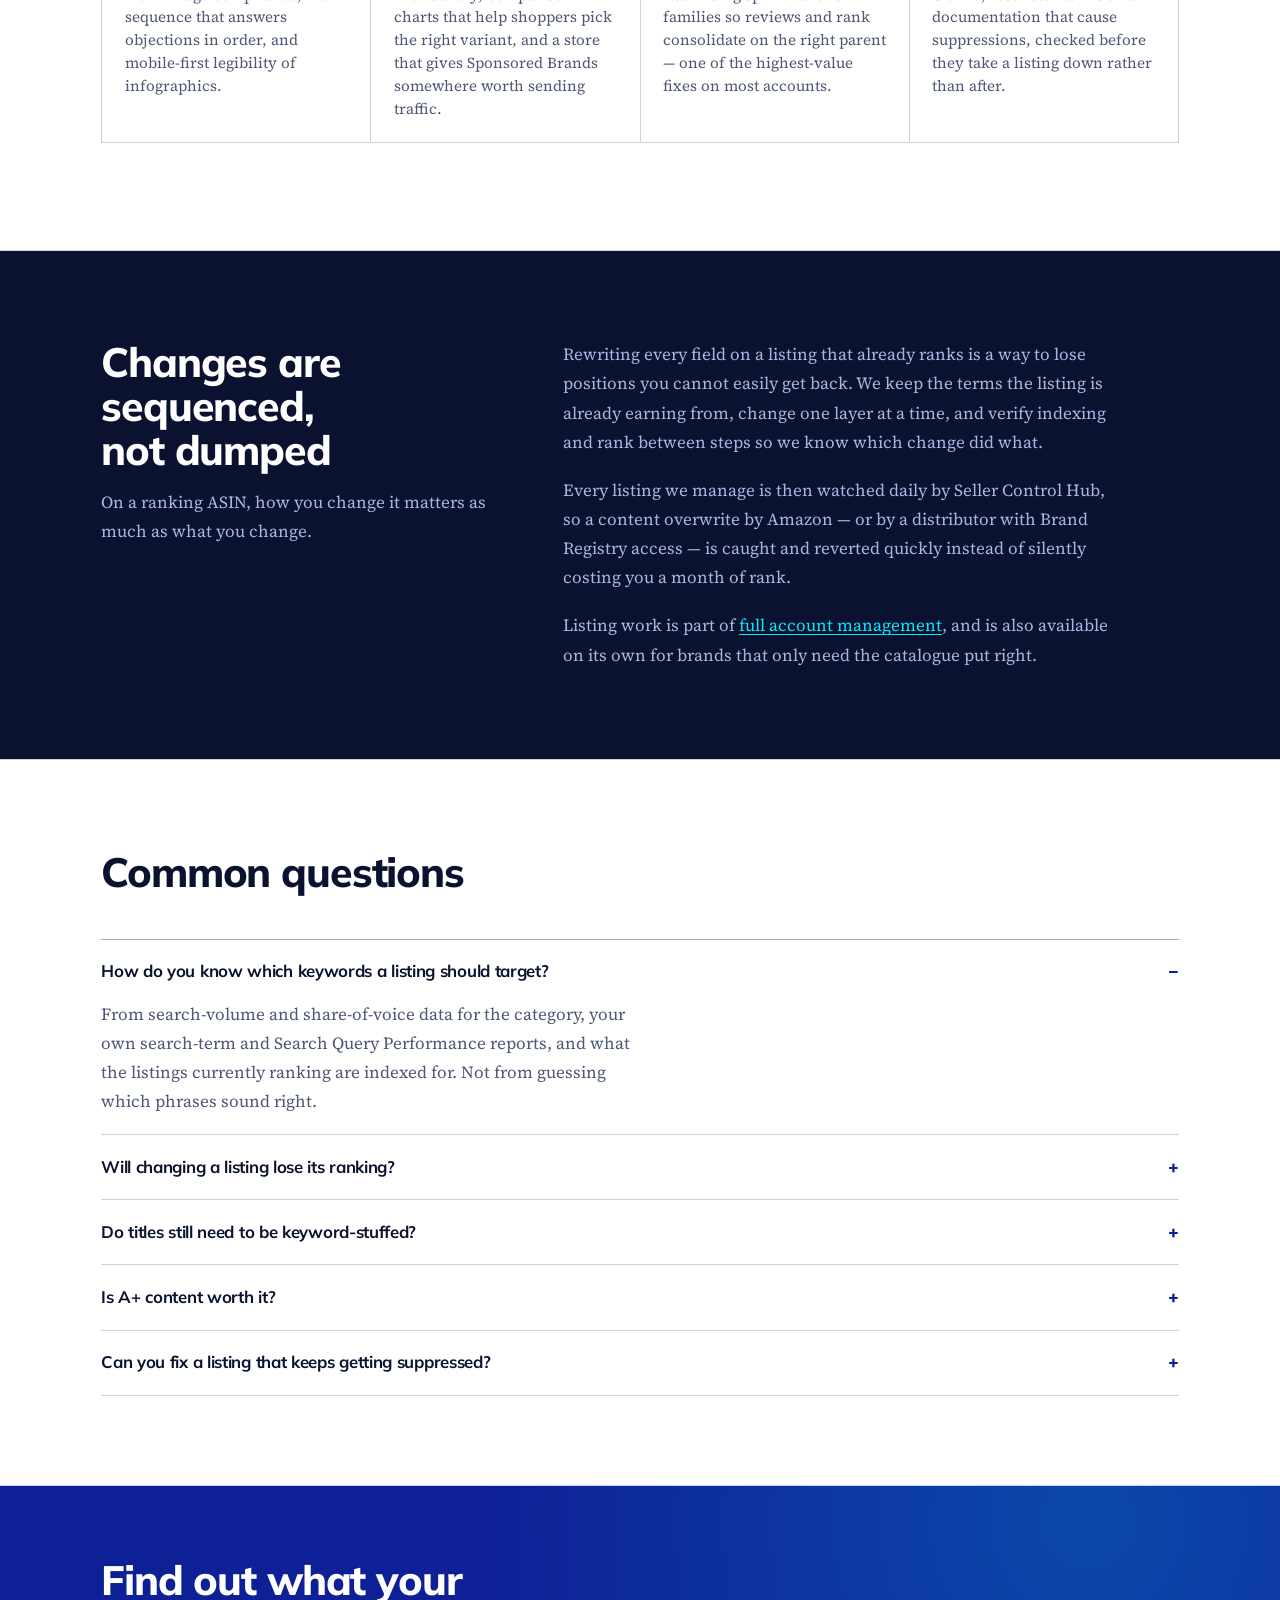
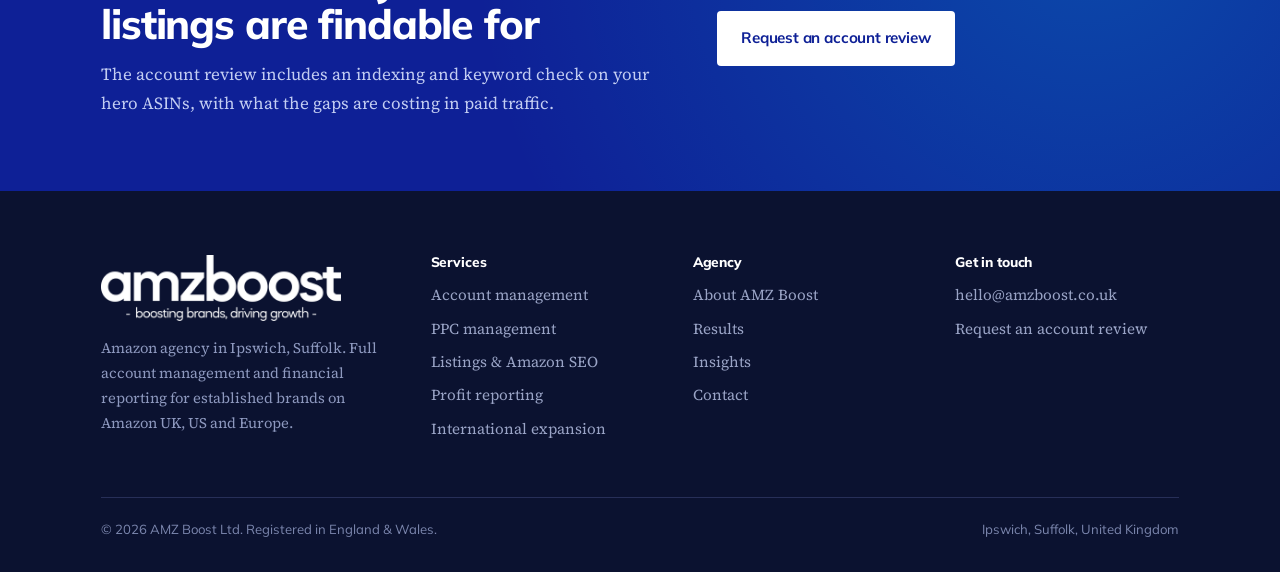
<file: amazon-listing-optimisation.html>
<!DOCTYPE html>
<html lang="en-GB">
<head>
<meta charset="utf-8">
<meta name="viewport" content="width=device-width, initial-scale=1">
<title>Amazon Listing Optimisation &amp; Amazon SEO UK | AMZ Boost</title>
<meta name="description" content="Amazon listing optimisation and Amazon SEO for UK brands: keyword research, titles that index, A+ content, variation fixes and indexing faults.">
<link rel="canonical" href="https://www.amzboost.co.uk/amazon-listing-optimisation.html">
<meta name="robots" content="index,follow,max-image-preview:large">
<meta property="og:type" content="website">
<meta property="og:site_name" content="AMZ Boost">
<meta property="og:title" content="Amazon Listing Optimisation &amp; Amazon SEO UK | AMZ Boost">
<meta property="og:description" content="Listing optimisation built on indexing and conversion, not word count. Keyword research, A+ content, variation structure and technical fixes.">
<meta property="og:url" content="https://www.amzboost.co.uk/amazon-listing-optimisation.html">
<meta property="og:locale" content="en_GB">
<link rel="preconnect" href="https://fonts.googleapis.com">
<link rel="preconnect" href="https://fonts.gstatic.com" crossorigin>
<link href="https://fonts.googleapis.com/css2?family=Mulish:wght@400;500;600;700;800&family=Source+Serif+4:ital,opsz,wght@0,8..60,400;0,8..60,600;1,8..60,400&family=IBM+Plex+Mono:wght@400;500&display=swap" rel="stylesheet">
<link rel="stylesheet" href="styles.css?v=20">
<link rel="icon" type="image/png" sizes="32x32" href="favicon-32.png">
<link rel="apple-touch-icon" href="apple-touch-icon.png">
<script type="application/ld+json">
{
  "@context": "https://schema.org",
  "@type": "Service",
  "name": "Amazon listing optimisation and Amazon SEO",
  "serviceType": "Amazon listing optimisation",
  "description": "Keyword research, listing copy, A+ content, image and video sequencing, variation structure and indexing fixes for Amazon listings.",
  "url": "https://www.amzboost.co.uk/amazon-listing-optimisation.html",
  "provider": { "@type": "ProfessionalService", "@id": "https://www.amzboost.co.uk/#organisation", "name": "AMZ Boost" },
  "areaServed": { "@type": "Country", "name": "United Kingdom" }
}
</script>
<script type="application/ld+json">
{
  "@context": "https://schema.org",
  "@type": "BreadcrumbList",
  "itemListElement": [
    { "@type": "ListItem", "position": 1, "name": "Home", "item": "https://www.amzboost.co.uk/" },
    { "@type": "ListItem", "position": 2, "name": "Services", "item": "https://www.amzboost.co.uk/services.html" },
    { "@type": "ListItem", "position": 3, "name": "Listing optimisation", "item": "https://www.amzboost.co.uk/amazon-listing-optimisation.html" }
  ]
}
</script>
<script type="application/ld+json">
{
  "@context": "https://schema.org",
  "@type": "FAQPage",
  "mainEntity": [
    {
      "@type": "Question",
      "name": "How do you know which keywords a listing should target?",
      "acceptedAnswer": { "@type": "Answer", "text": "From search-volume and share-of-voice data for the category, your own search-term and Search Query Performance reports, and what the listings currently ranking are indexed for. Not from guessing which phrases sound right." }
    },
    {
      "@type": "Question",
      "name": "Will changing a listing lose its ranking?",
      "acceptedAnswer": { "@type": "Answer", "text": "It can, if changes are made carelessly or all at once on a ranking ASIN. We sequence changes, keep the terms a listing already ranks for, and check indexing after each change rather than rewriting everything in one go." }
    },
    {
      "@type": "Question",
      "name": "Do titles still need to be keyword-stuffed?",
      "acceptedAnswer": { "@type": "Answer", "text": "No, and category style guides increasingly forbid it. Amazon's own title length and formatting rules now cut off or suppress overlong titles, and shoppers skim the first few words. A title has to index and read as a product, in that order." }
    },
    {
      "@type": "Question",
      "name": "Is A+ content worth it?",
      "acceptedAnswer": { "@type": "Answer", "text": "For conversion, usually yes, and brand story and comparison modules also help shoppers self-select the right variant, which reduces returns. A+ content is not indexed the way bullets and the backend are, so it is a conversion tool rather than a ranking one." }
    }
  ]
}
</script>
</head>
<body>
<a class="skip" href="#main">Skip to content</a>

<header class="masthead" id="masthead">
  <div class="shell masthead__inner">
    <a class="wordmark" href="index.html"><img src="logo-wordmark-white.png" alt="AMZ Boost" width="150" height="29"></a>
    <button class="nav__toggle" aria-expanded="false" aria-controls="nav">Menu</button>
    <nav class="nav" id="nav" aria-label="Primary">
      <a href="services.html">Services</a>
      <a href="results.html">Results</a>
      <a href="insights.html">Insights</a>
      <a href="about.html">About</a>
      <a class="btn btn--primary btn--small" href="contact.html">Request an account review</a>
    </nav>
  </div>
</header>

<main id="main">

  <section class="page-head">
    <div class="shell crumbs"><a href="index.html">Home</a><span>/</span><a href="services.html">Services</a><span>/</span>Listing optimisation</div>
    <div class="shell">
      <h1>Amazon listing optimisation that starts with indexing</h1>
      <p class="lede">A rewritten listing is worth nothing if the listing is not indexed for the term it was written around. We check what a product is actually findable for first, fix what is blocking it, then write copy that converts the traffic it earns.</p>
      <div class="btn-row">
        <a class="btn btn--primary" href="contact.html">Request an account review</a>
        <a class="btn btn--ghost" href="amazon-ppc-management.html">See how this ties to PPC</a>
      </div>
    </div>
  </section>

  <section>
    <div class="shell split">
      <div>
        <h2>Indexed, ranked, converting</h2>
        <p class="dek" style="margin-top:1rem;">Three different problems. Most listing work only addresses the third.</p>
      </div>
      <div>
        <p><strong>Indexed</strong> means Amazon associates the listing with a search term at all. A listing can be beautifully written and invisible for its best keyword because the term sits nowhere indexable, or because a suppressed attribute has knocked it out of a browse node.</p>
        <p><strong>Ranked</strong> means where it sits among the listings that are indexed — driven by conversion history, sales velocity, price, reviews and relevance.</p>
        <p><strong>Converting</strong> is what the shopper does once they arrive: images, price, reviews, the first two bullets, the variation picker. Rewriting bullets improves the third while leaving the first two untouched — which is why so many listing refreshes produce nothing.</p>
      </div>
    </div>
  </section>

  <section style="background:var(--surface);border-block:1px solid var(--rule);">
    <div class="shell">
      <div class="sect-head">
        <h2>What listing work covers</h2>
      </div>
      <dl class="facts">
        <div>
          <dt>Keyword research</dt>
          <dd>Search volume and share of voice for the category, your Search Query Performance data, and the terms competing ASINs are indexed for.</dd>
        </div>
        <div>
          <dt>Titles &amp; bullets</dt>
          <dd>Written to current category style guides and length limits, prioritising the terms that carry volume, readable to a shopper skimming on a phone.</dd>
        </div>
        <div>
          <dt>Backend &amp; attributes</dt>
          <dd>Search terms, subject matter, and the structured attributes that decide browse-node placement and filter eligibility.</dd>
        </div>
        <div>
          <dt>Indexing checks</dt>
          <dd>Verification that each target term actually returns the ASIN, before and after changes, rather than assuming the upload worked.</dd>
        </div>
        <div>
          <dt>Images &amp; video</dt>
          <dd>Main image compliance, the sequence that answers objections in order, and mobile-first legibility of infographics.</dd>
        </div>
        <div>
          <dt>A+ content &amp; store</dt>
          <dd>Brand story, comparison charts that help shoppers pick the right variant, and a store that gives Sponsored Brands somewhere worth sending traffic.</dd>
        </div>
        <div>
          <dt>Variation families</dt>
          <dd>Rebuilding split or broken families so reviews and rank consolidate on the right parent — one of the highest-value fixes on most accounts.</dd>
        </div>
        <div>
          <dt>Compliance</dt>
          <dd>Claims, restricted terms and documentation that cause suppressions, checked before they take a listing down rather than after.</dd>
        </div>
      </dl>
    </div>
  </section>

  <section class="band">
    <div class="shell split">
      <div>
        <h2>Changes are sequenced, not dumped</h2>
        <p class="dek" style="margin-top:1rem;">On a ranking ASIN, how you change it matters as much as what you change.</p>
      </div>
      <div>
        <p>Rewriting every field on a listing that already ranks is a way to lose positions you cannot easily get back. We keep the terms the listing is already earning from, change one layer at a time, and verify indexing and rank between steps so we know which change did what.</p>
        <p>Every listing we manage is then watched daily by Seller Control Hub, so a content overwrite by Amazon — or by a distributor with Brand Registry access — is caught and reverted quickly instead of silently costing you a month of rank.</p>
        <p style="margin-top:1rem;">Listing work is part of <a href="amazon-account-management.html">full account management</a>, and is also available on its own for brands that only need the catalogue put right.</p>
      </div>
    </div>
  </section>

  <section style="background:var(--surface);border-block:1px solid var(--rule);">
    <div class="shell">
      <div class="sect-head"><h2>Common questions</h2></div>
      <div class="faq">
        <details open>
          <summary>How do you know which keywords a listing should target?</summary>
          <p>From search-volume and share-of-voice data for the category, your own search-term and Search Query Performance reports, and what the listings currently ranking are indexed for. Not from guessing which phrases sound right.</p>
        </details>
        <details>
          <summary>Will changing a listing lose its ranking?</summary>
          <p>It can, if changes are made carelessly or all at once on a ranking ASIN. We sequence changes, keep the terms a listing already ranks for, and check indexing after each change rather than rewriting everything in one go.</p>
        </details>
        <details>
          <summary>Do titles still need to be keyword-stuffed?</summary>
          <p>No, and category style guides increasingly forbid it. Amazon's title length and formatting rules now cut off or suppress overlong titles, and shoppers skim the first few words. A title has to index and read as a product, in that order.</p>
        </details>
        <details>
          <summary>Is A+ content worth it?</summary>
          <p>For conversion, usually yes. Brand story and comparison modules also help shoppers self-select the right variant, which reduces returns. A+ content is not indexed the way bullets and the backend are, so treat it as a conversion tool rather than a ranking one.</p>
        </details>
        <details>
          <summary>Can you fix a listing that keeps getting suppressed?</summary>
          <p>Usually. Repeat suppressions normally trace back to an attribute, a claim in the copy, or missing compliance documentation rather than to the thing the notification names. We find the cause and clear it through cases.</p>
        </details>
      </div>
    </div>
  </section>

  <section class="cta-band">
    <div class="shell cta-panel">
        <div>
          <h2>Find out what your listings are findable for</h2>
          <p>The account review includes an indexing and keyword check on your hero ASINs, with what the gaps are costing in paid traffic.</p>
        </div>
        <div class="btn-row">
          <a class="btn btn--primary" href="contact.html">Request an account review</a>
        </div>
    </div>
  </section>

</main>

<footer class="foot">
  <div class="shell">
    <div class="foot__grid">
      <div>
        <a class="wordmark" href="index.html" style="margin-bottom:0.9rem;"><img src="logo-full-white.png" alt="AMZ Boost — boosting brands, driving growth" width="240" height="66"></a>
        <p>Amazon agency in Ipswich, Suffolk. Full account management and financial reporting for established brands on Amazon UK, US and Europe.</p>
      </div>
      <div>
        <h4>Services</h4>
        <ul>
          <li><a href="amazon-account-management.html">Account management</a></li>
          <li><a href="amazon-ppc-management.html">PPC management</a></li>
          <li><a href="amazon-listing-optimisation.html">Listings &amp; Amazon SEO</a></li>
          <li><a href="amazon-profit-reporting.html">Profit reporting</a></li>
          <li><a href="amazon-international-expansion.html">International expansion</a></li>
        </ul>
      </div>
      <div>
        <h4>Agency</h4>
        <ul>
          <li><a href="about.html">About AMZ Boost</a></li>
          <li><a href="results.html">Results</a></li>
          <li><a href="insights.html">Insights</a></li>
          <li><a href="contact.html">Contact</a></li>
        </ul>
      </div>
      <div>
        <h4>Get in touch</h4>
        <ul>
          <li><a href="mailto:hello@amzboost.co.uk">hello@amzboost.co.uk</a></li>
          <li><a href="contact.html">Request an account review</a></li>
        </ul>
      </div>
    </div>
    <div class="foot__base">
      <span>© 2026 AMZ Boost Ltd. Registered in England &amp; Wales.</span>
      <span>Ipswich, Suffolk, United Kingdom</span>
    </div>
  </div>
</footer>

<script>
(function () {
  var head = document.getElementById('masthead');
  var btn = head.querySelector('.nav__toggle');
  btn.addEventListener('click', function () {
    var open = head.getAttribute('data-open') === 'true';
    head.setAttribute('data-open', String(!open));
    btn.setAttribute('aria-expanded', String(!open));
  });
})();
</script>
</body>
</html>
</file>
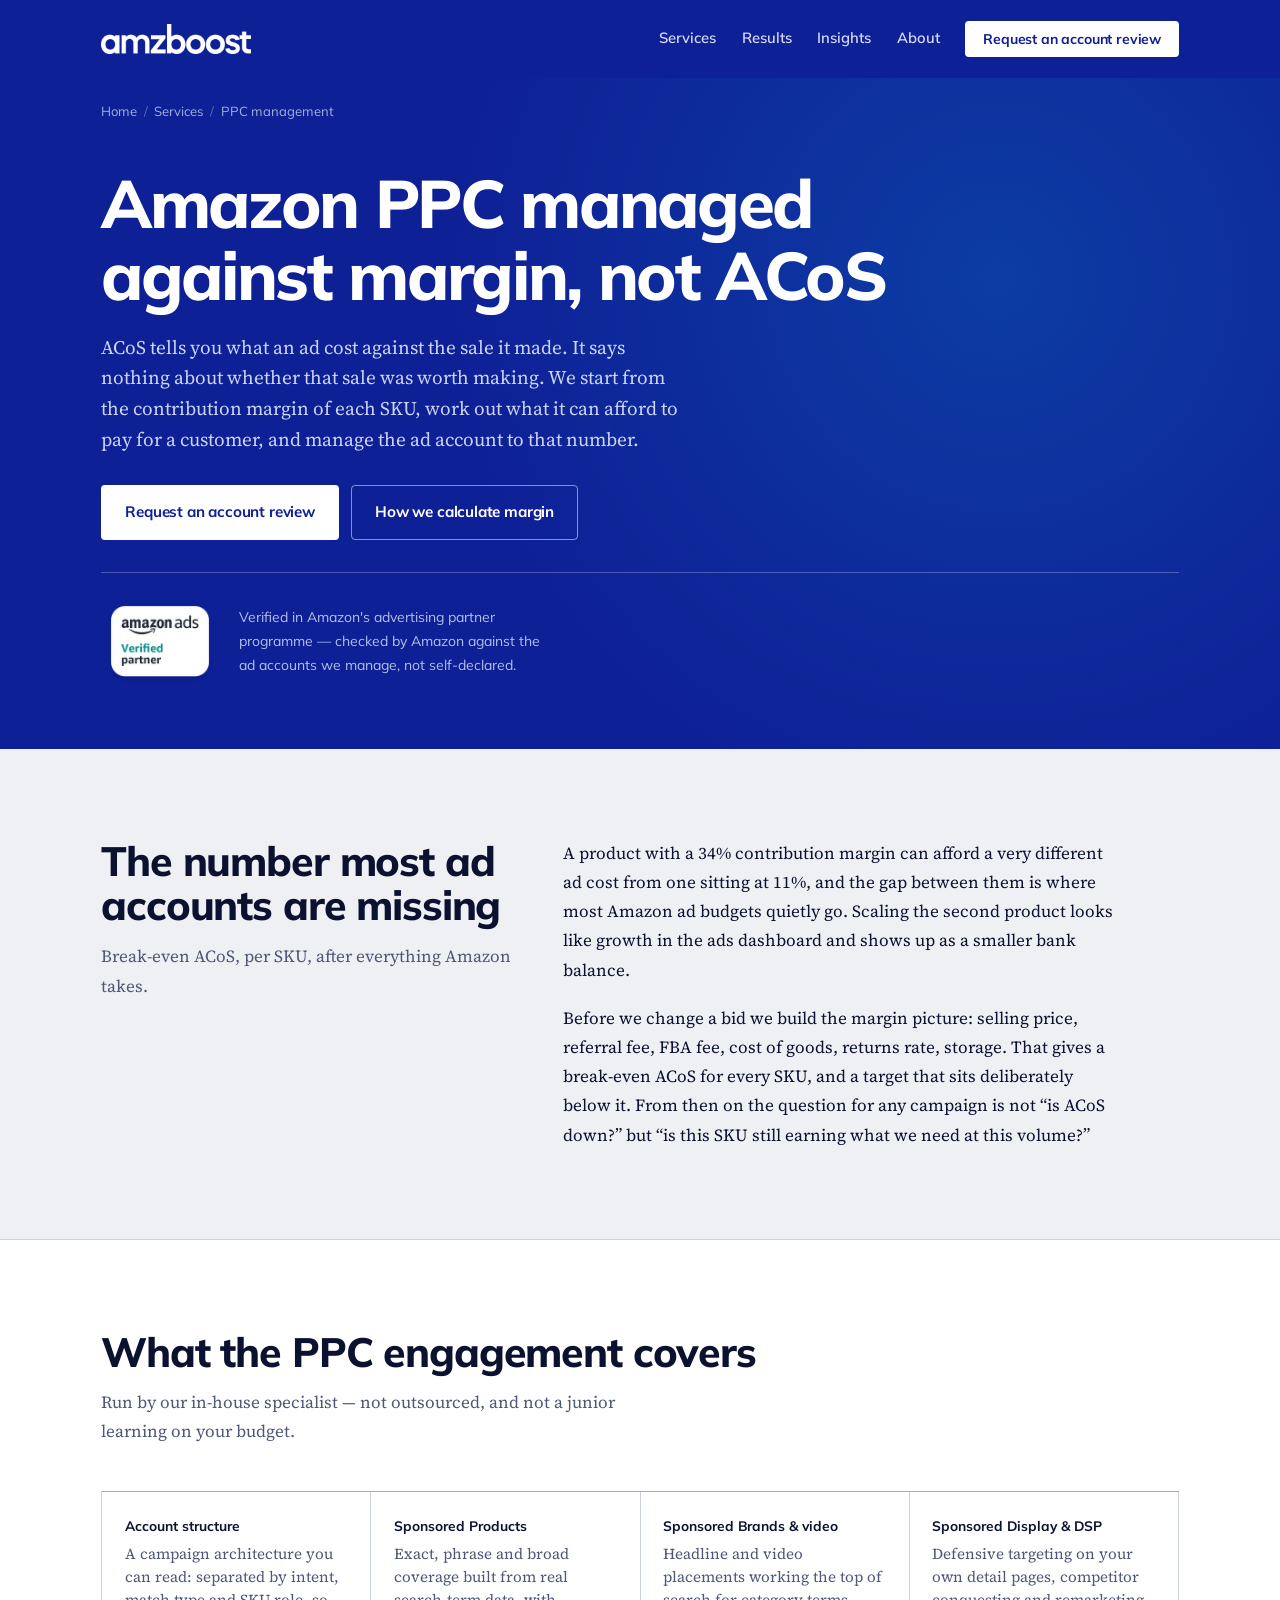
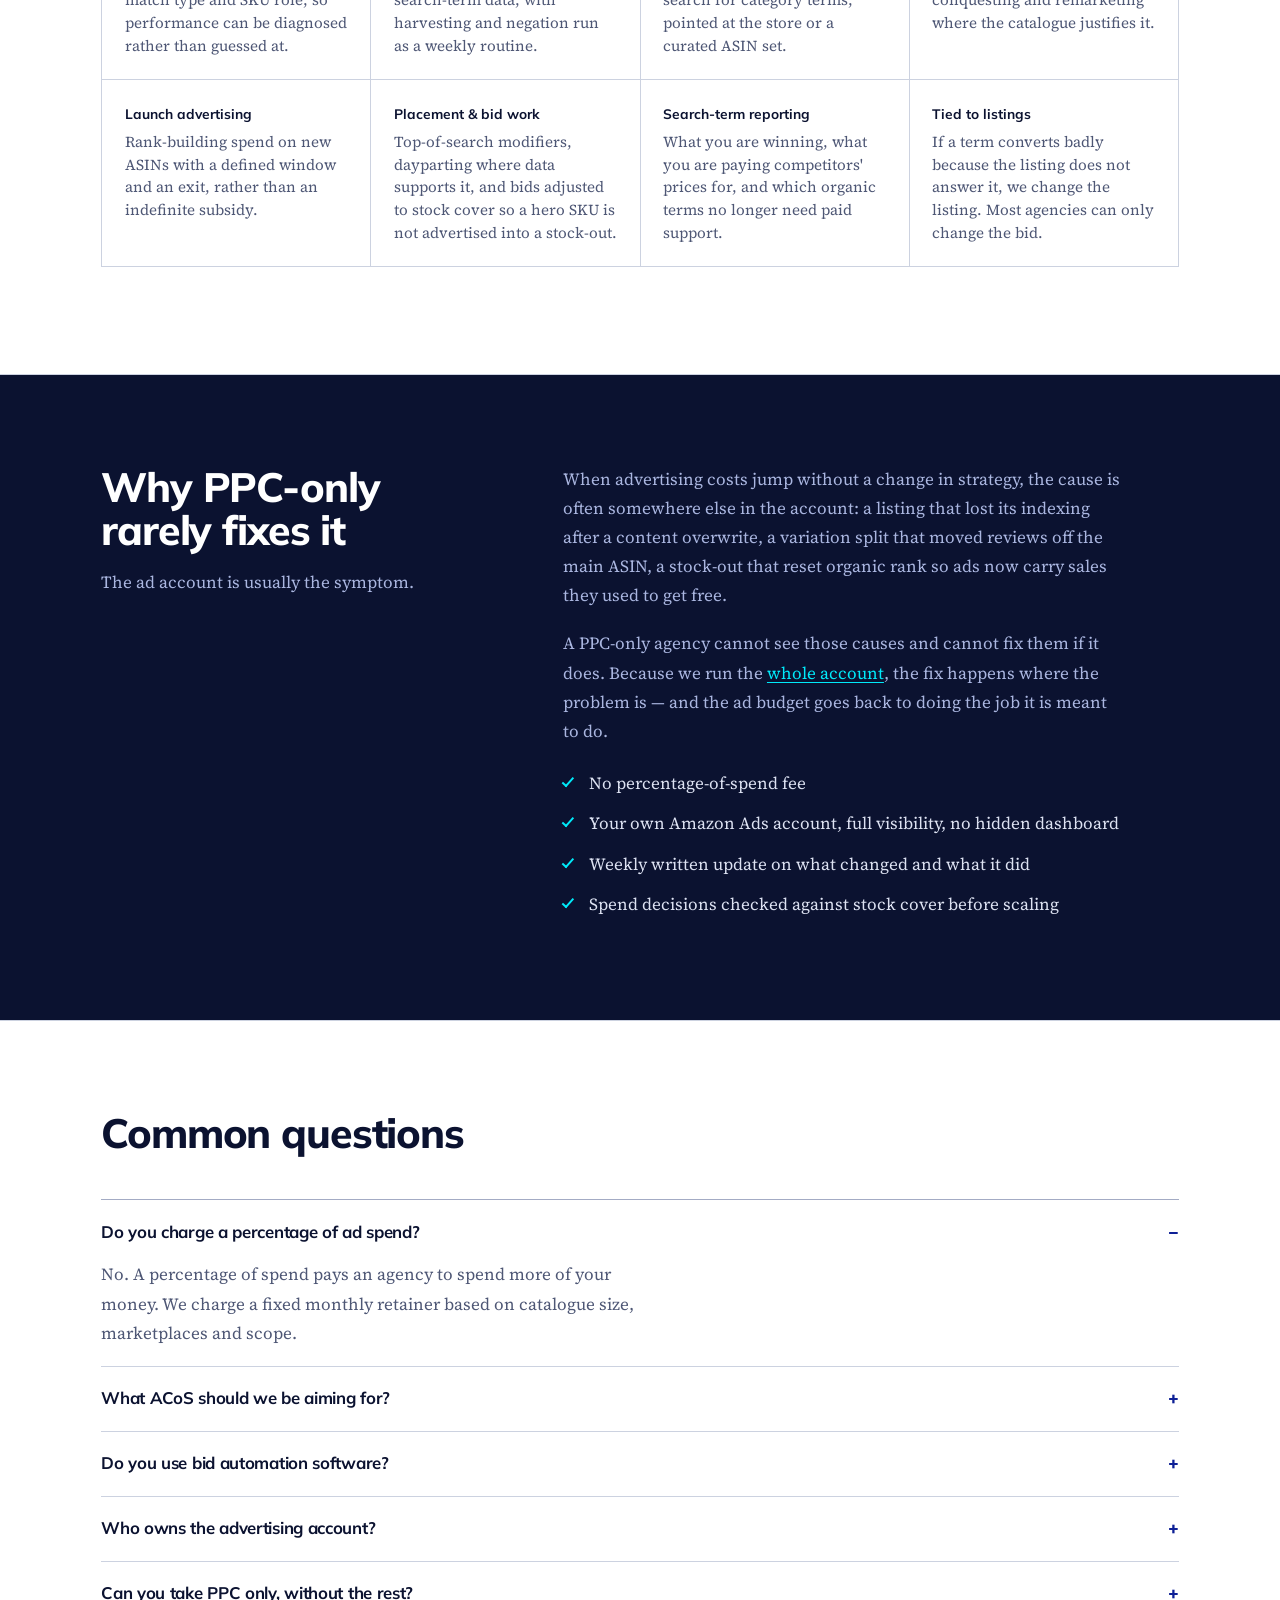
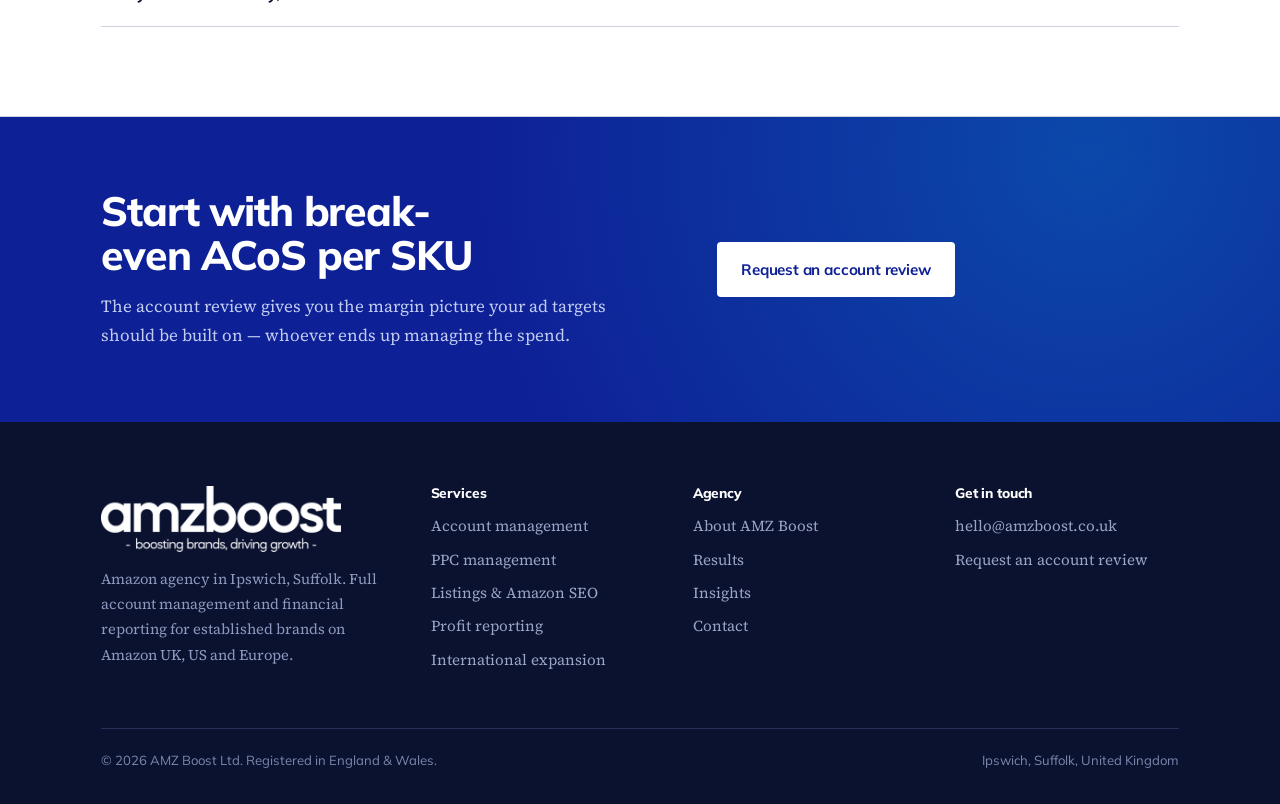
<file: amazon-ppc-management.html>
<!DOCTYPE html>
<html lang="en-GB">
<head>
<meta charset="utf-8">
<meta name="viewport" content="width=device-width, initial-scale=1">
<title>Amazon PPC Agency UK | Advertising Management | AMZ Boost</title>
<meta name="description" content="Amazon PPC management for UK brands. Sponsored Products, Brands, Display and DSP run by an in-house specialist against target contribution margin, not a vanity ACoS.">
<link rel="canonical" href="https://www.amzboost.co.uk/amazon-ppc-management.html">
<meta name="robots" content="index,follow,max-image-preview:large">
<meta property="og:type" content="website">
<meta property="og:site_name" content="AMZ Boost">
<meta property="og:title" content="Amazon PPC Agency UK | Advertising Management | AMZ Boost">
<meta property="og:description" content="Amazon advertising managed against profit. In-house PPC specialist, no percentage-of-spend fee, full visibility of your own ad account.">
<meta property="og:url" content="https://www.amzboost.co.uk/amazon-ppc-management.html">
<meta property="og:locale" content="en_GB">
<link rel="preconnect" href="https://fonts.googleapis.com">
<link rel="preconnect" href="https://fonts.gstatic.com" crossorigin>
<link href="https://fonts.googleapis.com/css2?family=Mulish:wght@400;500;600;700;800&family=Source+Serif+4:ital,opsz,wght@0,8..60,400;0,8..60,600;1,8..60,400&family=IBM+Plex+Mono:wght@400;500&display=swap" rel="stylesheet">
<link rel="stylesheet" href="styles.css?v=20">
<link rel="icon" type="image/png" sizes="32x32" href="favicon-32.png">
<link rel="apple-touch-icon" href="apple-touch-icon.png">
<script type="application/ld+json">
{
  "@context": "https://schema.org",
  "@type": "Service",
  "name": "Amazon PPC management",
  "serviceType": "Amazon advertising management",
  "description": "Management of Amazon Sponsored Products, Sponsored Brands, Sponsored Display and DSP campaigns for UK brands, optimised against contribution margin.",
  "url": "https://www.amzboost.co.uk/amazon-ppc-management.html",
  "provider": { "@type": "ProfessionalService", "@id": "https://www.amzboost.co.uk/#organisation", "name": "AMZ Boost" },
  "areaServed": [
    { "@type": "Country", "name": "United Kingdom" },
    { "@type": "Country", "name": "United States" }
  ]
}
</script>
<script type="application/ld+json">
{
  "@context": "https://schema.org",
  "@type": "BreadcrumbList",
  "itemListElement": [
    { "@type": "ListItem", "position": 1, "name": "Home", "item": "https://www.amzboost.co.uk/" },
    { "@type": "ListItem", "position": 2, "name": "Services", "item": "https://www.amzboost.co.uk/services.html" },
    { "@type": "ListItem", "position": 3, "name": "Amazon PPC management", "item": "https://www.amzboost.co.uk/amazon-ppc-management.html" }
  ]
}
</script>
<script type="application/ld+json">
{
  "@context": "https://schema.org",
  "@type": "FAQPage",
  "mainEntity": [
    {
      "@type": "Question",
      "name": "Do you charge a percentage of ad spend?",
      "acceptedAnswer": { "@type": "Answer", "text": "No. A percentage of spend pays an agency to spend more of your money. We charge a fixed monthly retainer based on catalogue size, marketplaces and scope." }
    },
    {
      "@type": "Question",
      "name": "What ACoS should we be aiming for?",
      "acceptedAnswer": { "@type": "Answer", "text": "There is no universal answer, and an agency that gives you one without seeing your costs is guessing. The right target comes from your contribution margin per SKU: what the product earns after Amazon fees, cost of goods and returns. We calculate break-even ACoS per SKU first, then set targets against it." }
    },
    {
      "@type": "Question",
      "name": "Do you use bid automation software?",
      "acceptedAnswer": { "@type": "Answer", "text": "We use tooling for data and monitoring, but bidding decisions are made by a person who knows the catalogue. Rules-based automation is good at reacting and poor at knowing that a SKU is about to go out of stock or has just had a fee change." }
    },
    {
      "@type": "Question",
      "name": "Who owns the advertising account?",
      "acceptedAnswer": { "@type": "Answer", "text": "You do. We work inside your own Amazon Ads account with full visibility of campaigns, spend and performance. If the engagement ends, the account, its history and its structure stay with you." }
    }
  ]
}
</script>
</head>
<body>
<a class="skip" href="#main">Skip to content</a>

<header class="masthead" id="masthead">
  <div class="shell masthead__inner">
    <a class="wordmark" href="index.html"><img src="logo-wordmark-white.png" alt="AMZ Boost" width="150" height="29"></a>
    <button class="nav__toggle" aria-expanded="false" aria-controls="nav">Menu</button>
    <nav class="nav" id="nav" aria-label="Primary">
      <a href="services.html">Services</a>
      <a href="results.html">Results</a>
      <a href="insights.html">Insights</a>
      <a href="about.html">About</a>
      <a class="btn btn--primary btn--small" href="contact.html">Request an account review</a>
    </nav>
  </div>
</header>

<main id="main">

  <section class="page-head">
    <div class="shell crumbs"><a href="index.html">Home</a><span>/</span><a href="services.html">Services</a><span>/</span>PPC management</div>
    <div class="shell">
      <h1>Amazon PPC managed against margin, not ACoS</h1>
      <p class="lede">ACoS tells you what an ad cost against the sale it made. It says nothing about whether that sale was worth making. We start from the contribution margin of each SKU, work out what it can afford to pay for a customer, and manage the ad account to that number.</p>
      <div class="btn-row">
        <a class="btn btn--primary" href="contact.html">Request an account review</a>
        <a class="btn btn--ghost" href="amazon-profit-reporting.html">How we calculate margin</a>
      </div>
      <div class="trust-inline">
        <img src="amazon-ads-verified-partner.png" alt="Amazon Ads Verified Partner" width="130" height="97">
        <p>Verified in Amazon's advertising partner programme — checked by Amazon against the ad accounts we manage, not self-declared.</p>
      </div>
    </div>
  </section>

  <section>
    <div class="shell split">
      <div>
        <h2>The number most ad accounts are missing</h2>
        <p class="dek" style="margin-top:1rem;">Break-even ACoS, per SKU, after everything Amazon takes.</p>
      </div>
      <div>
        <p>A product with a 34% contribution margin can afford a very different ad cost from one sitting at 11%, and the gap between them is where most Amazon ad budgets quietly go. Scaling the second product looks like growth in the ads dashboard and shows up as a smaller bank balance.</p>
        <p>Before we change a bid we build the margin picture: selling price, referral fee, FBA fee, cost of goods, returns rate, storage. That gives a break-even ACoS for every SKU, and a target that sits deliberately below it. From then on the question for any campaign is not “is ACoS down?” but “is this SKU still earning what we need at this volume?”</p>
      </div>
    </div>
  </section>

  <section style="background:var(--surface);border-block:1px solid var(--rule);">
    <div class="shell">
      <div class="sect-head">
        <h2>What the PPC engagement covers</h2>
        <p>Run by our in-house specialist — not outsourced, and not a junior learning on your budget.</p>
      </div>
      <dl class="facts">
        <div>
          <dt>Account structure</dt>
          <dd>A campaign architecture you can read: separated by intent, match type and SKU role, so performance can be diagnosed rather than guessed at.</dd>
        </div>
        <div>
          <dt>Sponsored Products</dt>
          <dd>Exact, phrase and broad coverage built from real search-term data, with harvesting and negation run as a weekly routine.</dd>
        </div>
        <div>
          <dt>Sponsored Brands &amp; video</dt>
          <dd>Headline and video placements working the top of search for category terms, pointed at the store or a curated ASIN set.</dd>
        </div>
        <div>
          <dt>Sponsored Display &amp; DSP</dt>
          <dd>Defensive targeting on your own detail pages, competitor conquesting and remarketing where the catalogue justifies it.</dd>
        </div>
        <div>
          <dt>Launch advertising</dt>
          <dd>Rank-building spend on new ASINs with a defined window and an exit, rather than an indefinite subsidy.</dd>
        </div>
        <div>
          <dt>Placement &amp; bid work</dt>
          <dd>Top-of-search modifiers, dayparting where data supports it, and bids adjusted to stock cover so a hero SKU is not advertised into a stock-out.</dd>
        </div>
        <div>
          <dt>Search-term reporting</dt>
          <dd>What you are winning, what you are paying competitors' prices for, and which organic terms no longer need paid support.</dd>
        </div>
        <div>
          <dt>Tied to listings</dt>
          <dd>If a term converts badly because the listing does not answer it, we change the listing. Most agencies can only change the bid.</dd>
        </div>
      </dl>
    </div>
  </section>

  <section class="band">
    <div class="shell split">
      <div>
        <h2>Why PPC-only rarely fixes it</h2>
        <p class="dek" style="margin-top:1rem;">The ad account is usually the symptom.</p>
      </div>
      <div>
        <p>When advertising costs jump without a change in strategy, the cause is often somewhere else in the account: a listing that lost its indexing after a content overwrite, a variation split that moved reviews off the main ASIN, a stock-out that reset organic rank so ads now carry sales they used to get free.</p>
        <p>A PPC-only agency cannot see those causes and cannot fix them if it does. Because we run the <a href="amazon-account-management.html">whole account</a>, the fix happens where the problem is — and the ad budget goes back to doing the job it is meant to do.</p>
        <ul class="ticks" style="margin-top:1.4rem;">
          <li>No percentage-of-spend fee</li>
          <li>Your own Amazon Ads account, full visibility, no hidden dashboard</li>
          <li>Weekly written update on what changed and what it did</li>
          <li>Spend decisions checked against stock cover before scaling</li>
        </ul>
      </div>
    </div>
  </section>

  <section style="background:var(--surface);border-block:1px solid var(--rule);">
    <div class="shell">
      <div class="sect-head"><h2>Common questions</h2></div>
      <div class="faq">
        <details open>
          <summary>Do you charge a percentage of ad spend?</summary>
          <p>No. A percentage of spend pays an agency to spend more of your money. We charge a fixed monthly retainer based on catalogue size, marketplaces and scope.</p>
        </details>
        <details>
          <summary>What ACoS should we be aiming for?</summary>
          <p>There is no universal answer, and an agency that gives you one without seeing your costs is guessing. The right target comes from your contribution margin per SKU: what the product earns after Amazon fees, cost of goods and returns. We calculate break-even ACoS per SKU first, then set targets against it.</p>
        </details>
        <details>
          <summary>Do you use bid automation software?</summary>
          <p>We use tooling for data and monitoring, but bidding decisions are made by a person who knows the catalogue. Rules-based automation is good at reacting and poor at knowing that a SKU is about to go out of stock or has just had a fee change.</p>
        </details>
        <details>
          <summary>Who owns the advertising account?</summary>
          <p>You do. We work inside your own Amazon Ads account with full visibility of campaigns, spend and performance. If the engagement ends, the account, its history and its structure stay with you.</p>
        </details>
        <details>
          <summary>Can you take PPC only, without the rest?</summary>
          <p>Sometimes. We will say during the review whether advertising alone can fix what we found. If the real problem is catalogue or listings, taking the PPC budget and leaving the cause in place would be charging you for the wrong work.</p>
        </details>
      </div>
    </div>
  </section>

  <section class="cta-band">
    <div class="shell cta-panel">
        <div>
          <h2>Start with break-even ACoS per SKU</h2>
          <p>The account review gives you the margin picture your ad targets should be built on — whoever ends up managing the spend.</p>
        </div>
        <div class="btn-row">
          <a class="btn btn--primary" href="contact.html">Request an account review</a>
        </div>
    </div>
  </section>

</main>

<footer class="foot">
  <div class="shell">
    <div class="foot__grid">
      <div>
        <a class="wordmark" href="index.html" style="margin-bottom:0.9rem;"><img src="logo-full-white.png" alt="AMZ Boost — boosting brands, driving growth" width="240" height="66"></a>
        <p>Amazon agency in Ipswich, Suffolk. Full account management and financial reporting for established brands on Amazon UK, US and Europe.</p>
      </div>
      <div>
        <h4>Services</h4>
        <ul>
          <li><a href="amazon-account-management.html">Account management</a></li>
          <li><a href="amazon-ppc-management.html">PPC management</a></li>
          <li><a href="amazon-listing-optimisation.html">Listings &amp; Amazon SEO</a></li>
          <li><a href="amazon-profit-reporting.html">Profit reporting</a></li>
          <li><a href="amazon-international-expansion.html">International expansion</a></li>
        </ul>
      </div>
      <div>
        <h4>Agency</h4>
        <ul>
          <li><a href="about.html">About AMZ Boost</a></li>
          <li><a href="results.html">Results</a></li>
          <li><a href="insights.html">Insights</a></li>
          <li><a href="contact.html">Contact</a></li>
        </ul>
      </div>
      <div>
        <h4>Get in touch</h4>
        <ul>
          <li><a href="mailto:hello@amzboost.co.uk">hello@amzboost.co.uk</a></li>
          <li><a href="contact.html">Request an account review</a></li>
        </ul>
      </div>
    </div>
    <div class="foot__base">
      <span>© 2026 AMZ Boost Ltd. Registered in England &amp; Wales.</span>
      <span>Ipswich, Suffolk, United Kingdom</span>
    </div>
  </div>
</footer>

<script>
(function () {
  var head = document.getElementById('masthead');
  var btn = head.querySelector('.nav__toggle');
  btn.addEventListener('click', function () {
    var open = head.getAttribute('data-open') === 'true';
    head.setAttribute('data-open', String(!open));
    btn.setAttribute('aria-expanded', String(!open));
  });
})();
</script>
</body>
</html>
</file>
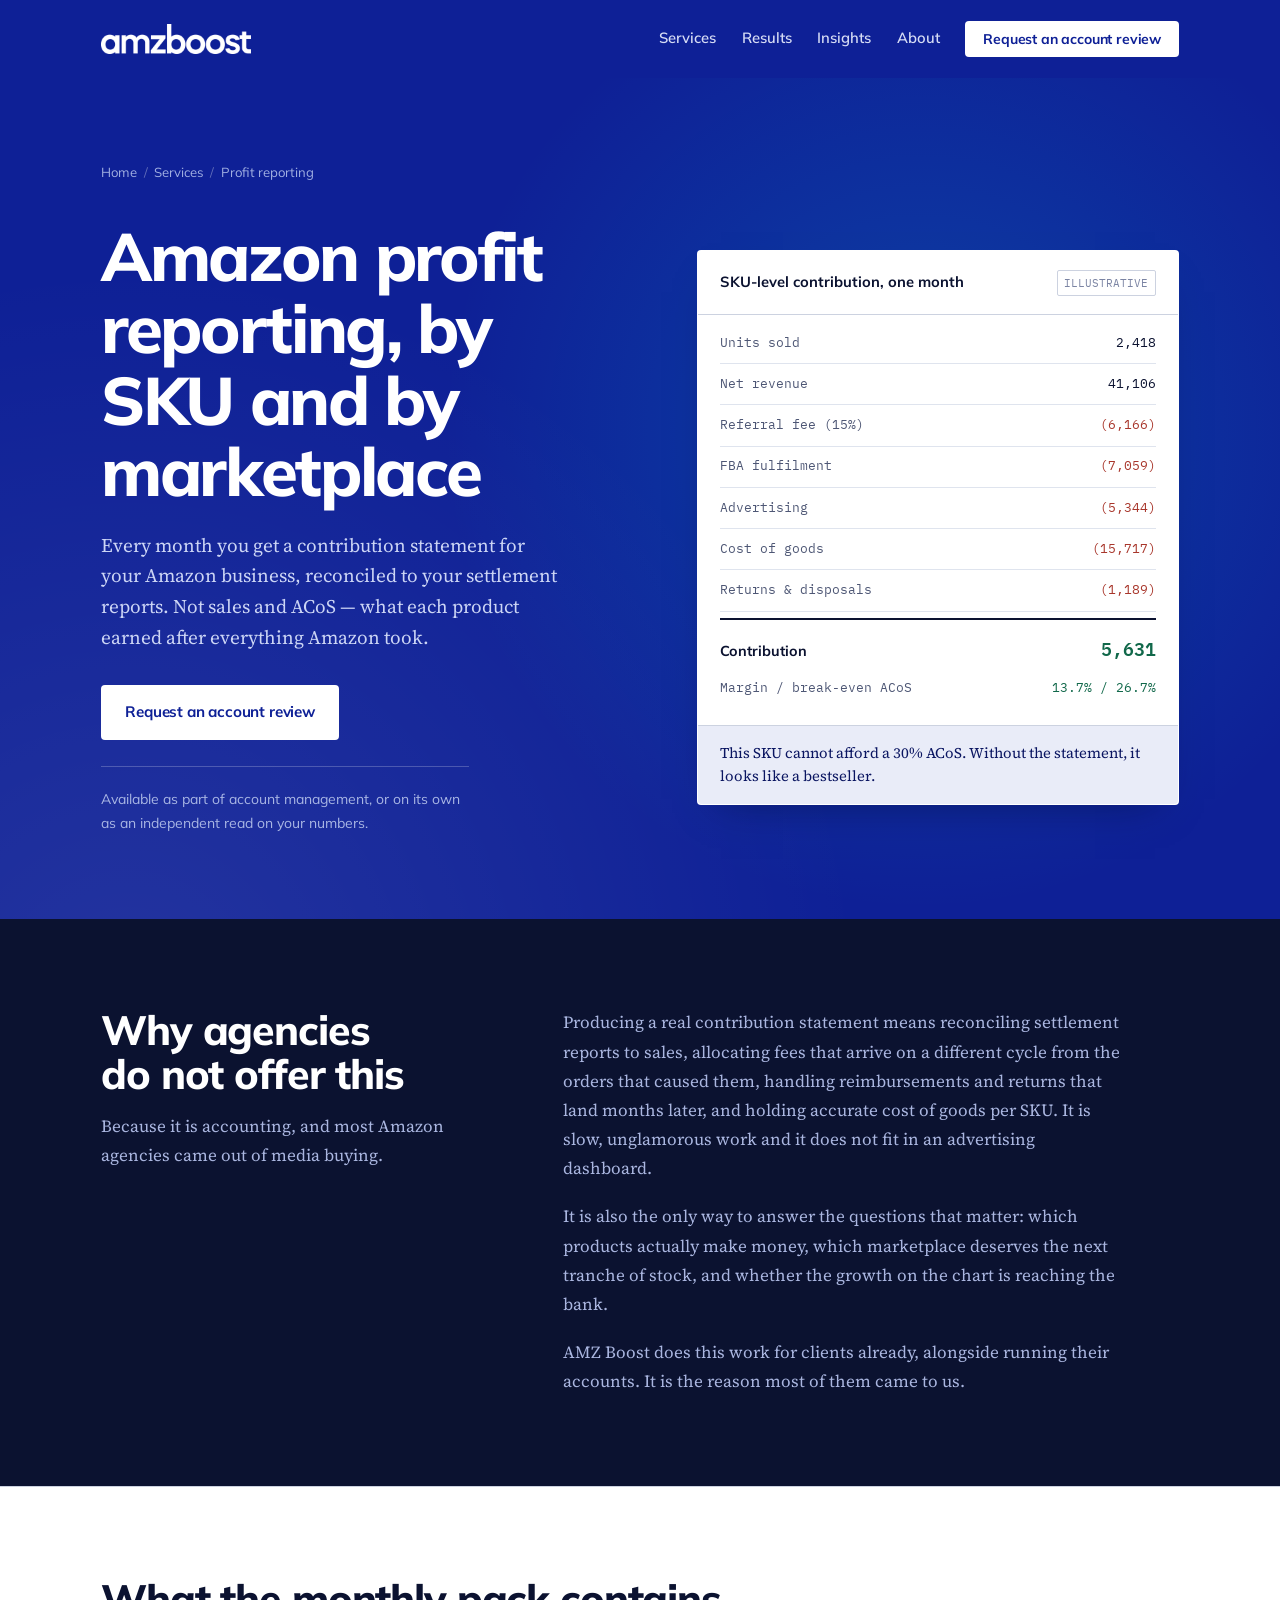
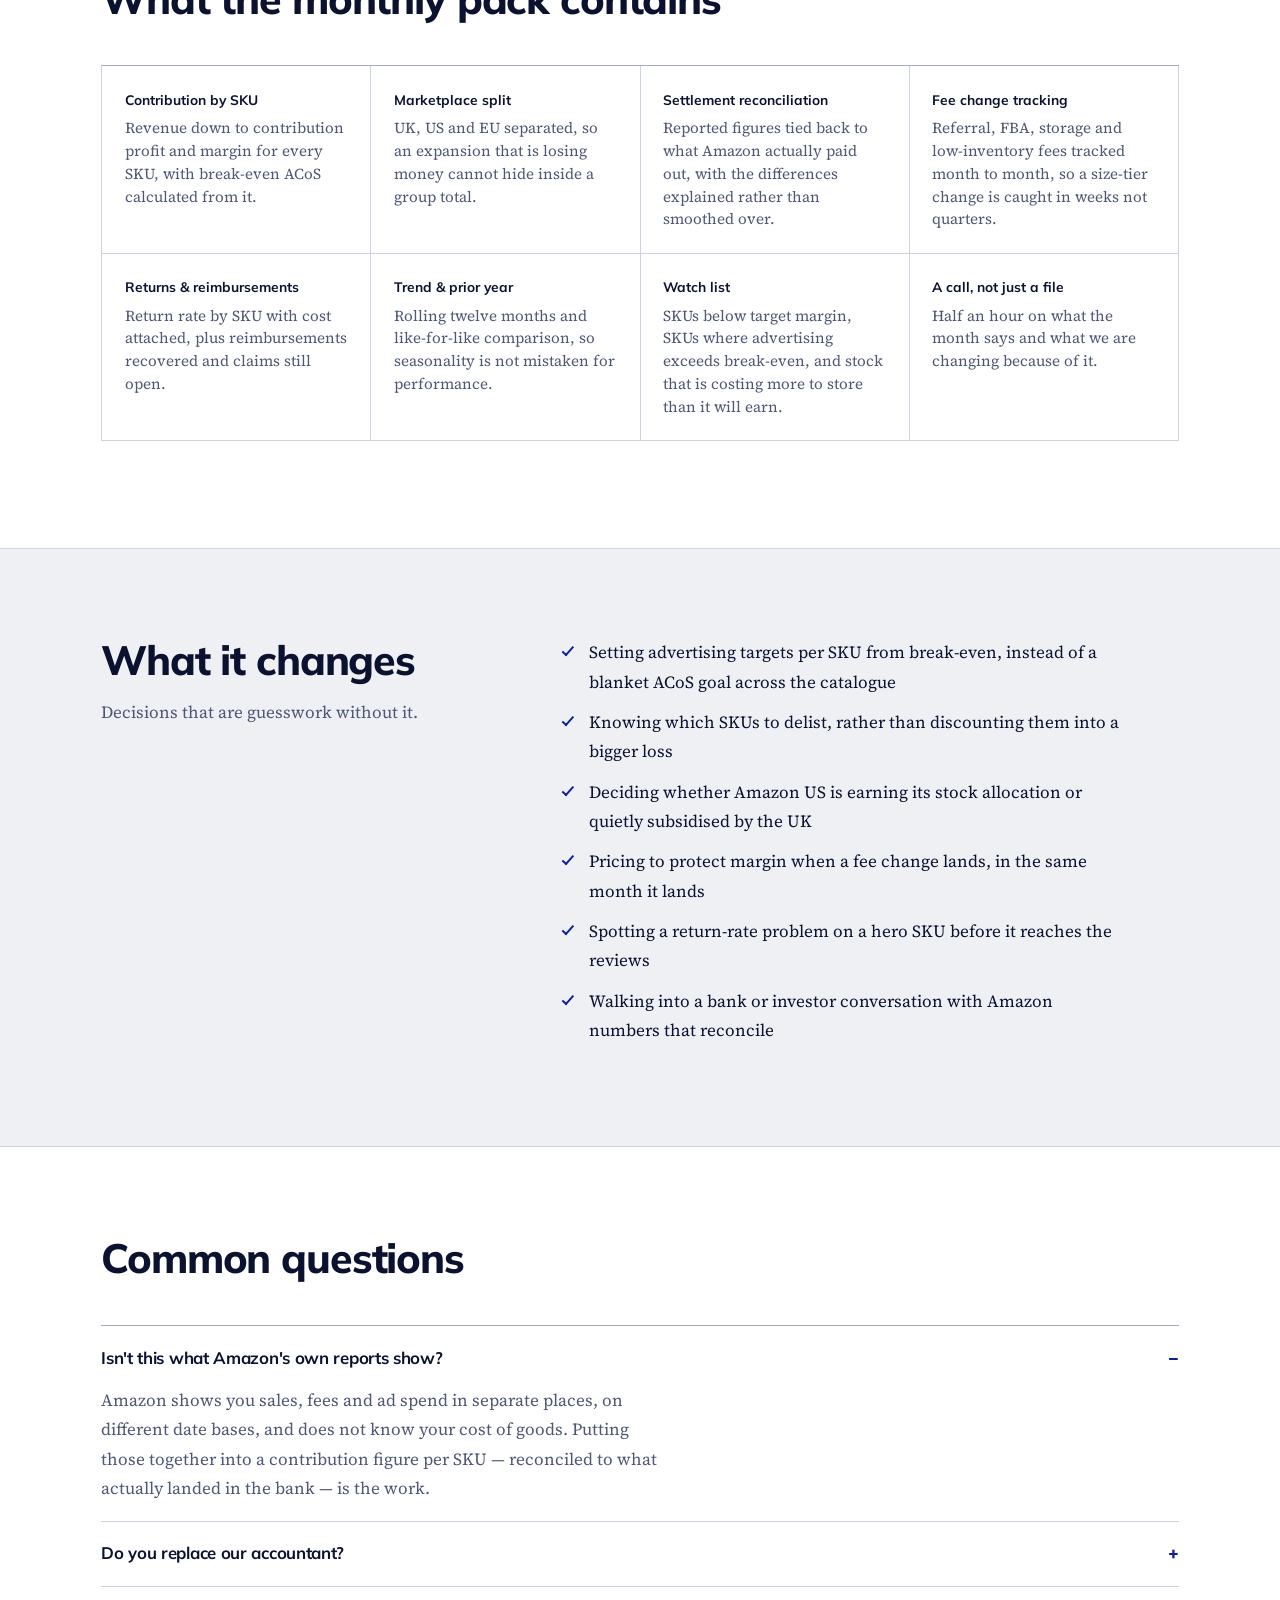
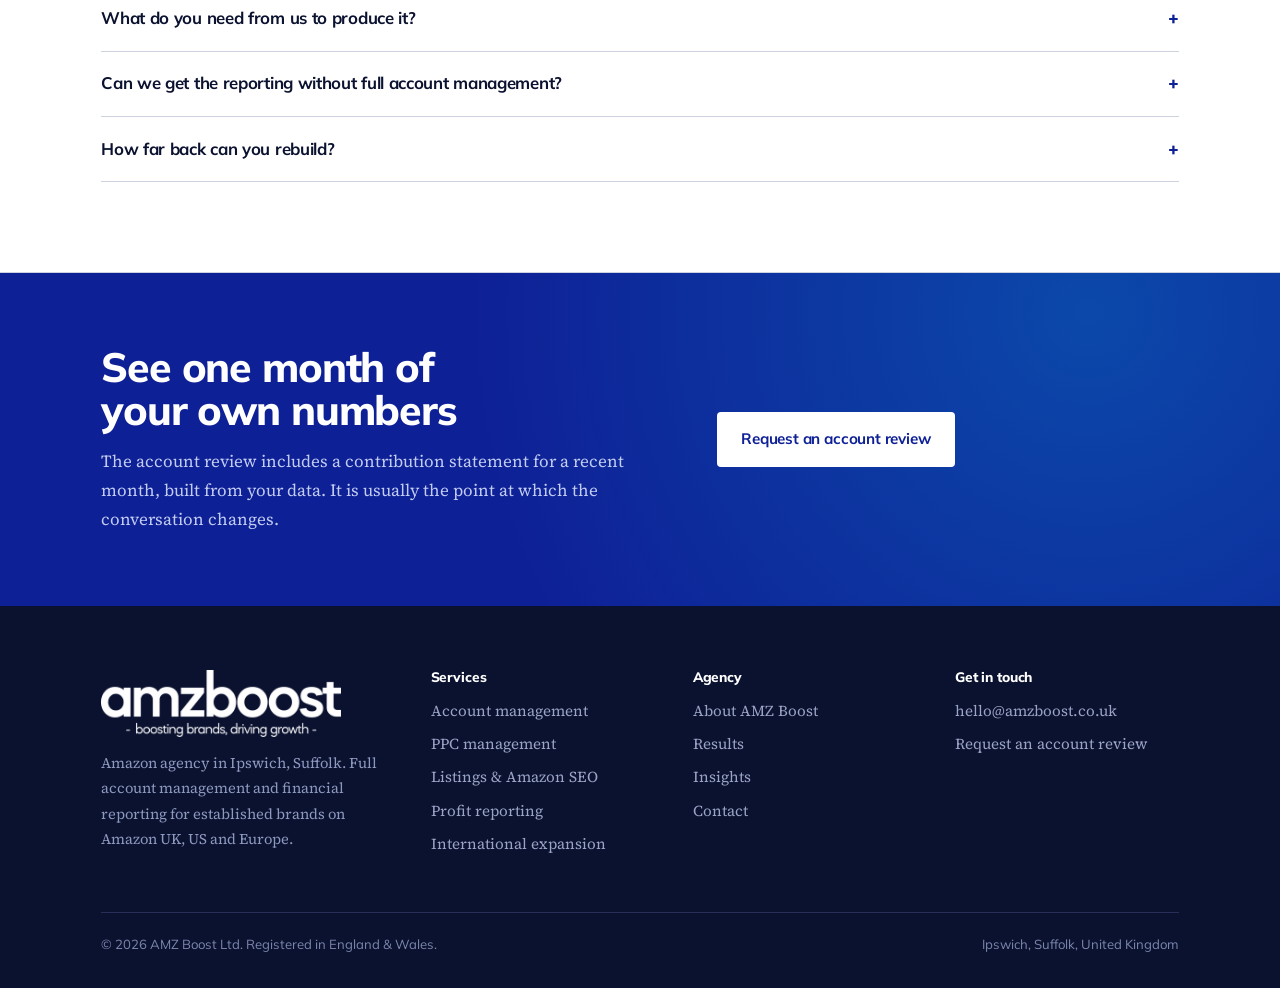
<file: amazon-profit-reporting.html>
<!DOCTYPE html>
<html lang="en-GB">
<head>
<meta charset="utf-8">
<meta name="viewport" content="width=device-width, initial-scale=1">
<title>Amazon Profit Reporting | P&amp;L by SKU | AMZ Boost</title>
<meta name="description" content="Monthly Amazon profit reporting for UK brands — contribution by SKU and marketplace, reconciled to settlements. Know your margin after fees, ads and returns.">
<link rel="canonical" href="https://www.amzboost.co.uk/amazon-profit-reporting.html">
<meta name="robots" content="index,follow,max-image-preview:large">
<meta property="og:type" content="website">
<meta property="og:site_name" content="AMZ Boost">
<meta property="og:title" content="Amazon Profit Reporting | P&amp;L by SKU &amp; Marketplace | AMZ Boost">
<meta property="og:description" content="A monthly contribution statement for your Amazon business, reconciled to settlements — the reporting most Amazon agencies do not offer.">
<meta property="og:url" content="https://www.amzboost.co.uk/amazon-profit-reporting.html">
<meta property="og:locale" content="en_GB">
<link rel="preconnect" href="https://fonts.googleapis.com">
<link rel="preconnect" href="https://fonts.gstatic.com" crossorigin>
<link href="https://fonts.googleapis.com/css2?family=Mulish:wght@400;500;600;700;800&family=Source+Serif+4:ital,opsz,wght@0,8..60,400;0,8..60,600;1,8..60,400&family=IBM+Plex+Mono:wght@400;500&display=swap" rel="stylesheet">
<link rel="stylesheet" href="styles.css?v=20">
<link rel="icon" type="image/png" sizes="32x32" href="favicon-32.png">
<link rel="apple-touch-icon" href="apple-touch-icon.png">
<script type="application/ld+json">
{
  "@context": "https://schema.org",
  "@type": "Service",
  "name": "Amazon profit and financial reporting",
  "serviceType": "Amazon profit reporting",
  "description": "Monthly contribution statements for Amazon sellers, by SKU and marketplace, reconciled to Amazon settlement reports and covering fees, advertising, cost of goods, returns and reimbursements.",
  "url": "https://www.amzboost.co.uk/amazon-profit-reporting.html",
  "provider": { "@type": "ProfessionalService", "@id": "https://www.amzboost.co.uk/#organisation", "name": "AMZ Boost" },
  "areaServed": { "@type": "Country", "name": "United Kingdom" }
}
</script>
<script type="application/ld+json">
{
  "@context": "https://schema.org",
  "@type": "BreadcrumbList",
  "itemListElement": [
    { "@type": "ListItem", "position": 1, "name": "Home", "item": "https://www.amzboost.co.uk/" },
    { "@type": "ListItem", "position": 2, "name": "Services", "item": "https://www.amzboost.co.uk/services.html" },
    { "@type": "ListItem", "position": 3, "name": "Profit reporting", "item": "https://www.amzboost.co.uk/amazon-profit-reporting.html" }
  ]
}
</script>
<script type="application/ld+json">
{
  "@context": "https://schema.org",
  "@type": "FAQPage",
  "mainEntity": [
    {
      "@type": "Question",
      "name": "Isn't this what Amazon's own reports show?",
      "acceptedAnswer": { "@type": "Answer", "text": "Amazon shows you sales, fees and ad spend in separate places, on different date bases, and does not know your cost of goods. Putting those together into a contribution figure per SKU — reconciled to what actually landed in the bank — is the work." }
    },
    {
      "@type": "Question",
      "name": "Do you replace our accountant?",
      "acceptedAnswer": { "@type": "Answer", "text": "No. This is management reporting for decisions, not statutory accounts. It sits between Amazon's raw data and your accountant, and most clients forward it to them because it makes the Amazon side of the year end far easier." }
    },
    {
      "@type": "Question",
      "name": "What do you need from us to produce it?",
      "acceptedAnswer": { "@type": "Answer", "text": "Cost of goods per SKU, including landed cost where you have it, and read access to Seller Central and Amazon Ads. We take the rest from settlement, fee and returns reports." }
    },
    {
      "@type": "Question",
      "name": "Can we get the reporting without full account management?",
      "acceptedAnswer": { "@type": "Answer", "text": "Yes. Some brands keep management in house and take the reporting on its own, as an independent read on what their Amazon business earns." }
    }
  ]
}
</script>
</head>
<body>
<a class="skip" href="#main">Skip to content</a>

<header class="masthead" id="masthead">
  <div class="shell masthead__inner">
    <a class="wordmark" href="index.html"><img src="logo-wordmark-white.png" alt="AMZ Boost" width="150" height="29"></a>
    <button class="nav__toggle" aria-expanded="false" aria-controls="nav">Menu</button>
    <nav class="nav" id="nav" aria-label="Primary">
      <a href="services.html">Services</a>
      <a href="results.html">Results</a>
      <a href="insights.html">Insights</a>
      <a href="about.html">About</a>
      <a class="btn btn--primary btn--small" href="contact.html">Request an account review</a>
    </nav>
  </div>
</header>

<main id="main">

  <section class="hero">
    <div class="shell crumbs"><a href="index.html">Home</a><span>/</span><a href="services.html">Services</a><span>/</span>Profit reporting</div>
    <div class="shell hero__grid">
      <div>
        <h1>Amazon profit reporting, by SKU and by marketplace</h1>
        <p class="lede">Every month you get a contribution statement for your Amazon business, reconciled to your settlement reports. Not sales and ACoS — what each product earned after everything Amazon took.</p>
        <div class="btn-row">
          <a class="btn btn--primary" href="contact.html">Request an account review</a>
        </div>
        <p class="hero__note">Available as part of account management, or on its own as an independent read on your numbers.</p>
      </div>

      <figure class="statement">
        <figcaption class="statement__head">
          <span>SKU-level contribution, one month</span>
          <span class="statement__meta">ILLUSTRATIVE</span>
        </figcaption>
        <dl class="ledger">
          <div class="ledger__row"><dt>Units sold</dt><dd>2,418</dd></div>
          <div class="ledger__row"><dt>Net revenue</dt><dd>41,106</dd></div>
          <div class="ledger__row"><dt>Referral fee (15%)</dt><dd class="neg">(6,166)</dd></div>
          <div class="ledger__row"><dt>FBA fulfilment</dt><dd class="neg">(7,059)</dd></div>
          <div class="ledger__row"><dt>Advertising</dt><dd class="neg">(5,344)</dd></div>
          <div class="ledger__row"><dt>Cost of goods</dt><dd class="neg">(15,717)</dd></div>
          <div class="ledger__row"><dt>Returns &amp; disposals</dt><dd class="neg">(1,189)</dd></div>
          <div class="ledger__row ledger__row--total"><dt>Contribution</dt><dd>5,631</dd></div>
          <div class="ledger__row ledger__row--sub"><dt>Margin / break-even ACoS</dt><dd>13.7% / 26.7%</dd></div>
        </dl>
        <p class="statement__note">This SKU cannot afford a 30% ACoS. Without the statement, it looks like a bestseller.</p>
      </figure>
    </div>
  </section>

  <section class="band">
    <div class="shell split">
      <div>
        <h2>Why agencies do not offer this</h2>
        <p class="dek" style="margin-top:1rem;">Because it is accounting, and most Amazon agencies came out of media buying.</p>
      </div>
      <div>
        <p>Producing a real contribution statement means reconciling settlement reports to sales, allocating fees that arrive on a different cycle from the orders that caused them, handling reimbursements and returns that land months later, and holding accurate cost of goods per SKU. It is slow, unglamorous work and it does not fit in an advertising dashboard.</p>
        <p>It is also the only way to answer the questions that matter: which products actually make money, which marketplace deserves the next tranche of stock, and whether the growth on the chart is reaching the bank.</p>
        <p>AMZ Boost does this work for clients already, alongside running their accounts. It is the reason most of them came to us.</p>
      </div>
    </div>
  </section>

  <section style="background:var(--surface);border-block:1px solid var(--rule);">
    <div class="shell">
      <div class="sect-head">
        <h2>What the monthly pack contains</h2>
      </div>
      <dl class="facts">
        <div>
          <dt>Contribution by SKU</dt>
          <dd>Revenue down to contribution profit and margin for every SKU, with break-even ACoS calculated from it.</dd>
        </div>
        <div>
          <dt>Marketplace split</dt>
          <dd>UK, US and EU separated, so an expansion that is losing money cannot hide inside a group total.</dd>
        </div>
        <div>
          <dt>Settlement reconciliation</dt>
          <dd>Reported figures tied back to what Amazon actually paid out, with the differences explained rather than smoothed over.</dd>
        </div>
        <div>
          <dt>Fee change tracking</dt>
          <dd>Referral, FBA, storage and low-inventory fees tracked month to month, so a size-tier change is caught in weeks not quarters.</dd>
        </div>
        <div>
          <dt>Returns &amp; reimbursements</dt>
          <dd>Return rate by SKU with cost attached, plus reimbursements recovered and claims still open.</dd>
        </div>
        <div>
          <dt>Trend &amp; prior year</dt>
          <dd>Rolling twelve months and like-for-like comparison, so seasonality is not mistaken for performance.</dd>
        </div>
        <div>
          <dt>Watch list</dt>
          <dd>SKUs below target margin, SKUs where advertising exceeds break-even, and stock that is costing more to store than it will earn.</dd>
        </div>
        <div>
          <dt>A call, not just a file</dt>
          <dd>Half an hour on what the month says and what we are changing because of it.</dd>
        </div>
      </dl>
    </div>
  </section>

  <section>
    <div class="shell split">
      <div>
        <h2>What it changes</h2>
        <p class="dek" style="margin-top:1rem;">Decisions that are guesswork without it.</p>
      </div>
      <div>
        <ul class="ticks">
          <li>Setting advertising targets per SKU from break-even, instead of a blanket ACoS goal across the catalogue</li>
          <li>Knowing which SKUs to delist, rather than discounting them into a bigger loss</li>
          <li>Deciding whether Amazon US is earning its stock allocation or quietly subsidised by the UK</li>
          <li>Pricing to protect margin when a fee change lands, in the same month it lands</li>
          <li>Spotting a return-rate problem on a hero SKU before it reaches the reviews</li>
          <li>Walking into a bank or investor conversation with Amazon numbers that reconcile</li>
        </ul>
      </div>
    </div>
  </section>

  <section style="background:var(--surface);border-block:1px solid var(--rule);">
    <div class="shell">
      <div class="sect-head"><h2>Common questions</h2></div>
      <div class="faq">
        <details open>
          <summary>Isn't this what Amazon's own reports show?</summary>
          <p>Amazon shows you sales, fees and ad spend in separate places, on different date bases, and does not know your cost of goods. Putting those together into a contribution figure per SKU — reconciled to what actually landed in the bank — is the work.</p>
        </details>
        <details>
          <summary>Do you replace our accountant?</summary>
          <p>No. This is management reporting for decisions, not statutory accounts. It sits between Amazon's raw data and your accountant, and most clients forward it to them because it makes the Amazon side of the year end far easier.</p>
        </details>
        <details>
          <summary>What do you need from us to produce it?</summary>
          <p>Cost of goods per SKU, including landed cost where you have it, and read access to Seller Central and Amazon Ads. We take the rest from settlement, fee and returns reports.</p>
        </details>
        <details>
          <summary>Can we get the reporting without full account management?</summary>
          <p>Yes. Some brands keep management in house and take the reporting on its own, as an independent read on what their Amazon business earns.</p>
        </details>
        <details>
          <summary>How far back can you rebuild?</summary>
          <p>As far as the reports go, subject to Amazon's data retention windows and having historic cost of goods. A twelve-month rebuild is usually enough to show the trend that matters.</p>
        </details>
      </div>
    </div>
  </section>

  <section class="cta-band">
    <div class="shell cta-panel">
        <div>
          <h2>See one month of your own numbers</h2>
          <p>The account review includes a contribution statement for a recent month, built from your data. It is usually the point at which the conversation changes.</p>
        </div>
        <div class="btn-row">
          <a class="btn btn--primary" href="contact.html">Request an account review</a>
        </div>
    </div>
  </section>

</main>

<footer class="foot">
  <div class="shell">
    <div class="foot__grid">
      <div>
        <a class="wordmark" href="index.html" style="margin-bottom:0.9rem;"><img src="logo-full-white.png" alt="AMZ Boost — boosting brands, driving growth" width="240" height="66"></a>
        <p>Amazon agency in Ipswich, Suffolk. Full account management and financial reporting for established brands on Amazon UK, US and Europe.</p>
      </div>
      <div>
        <h4>Services</h4>
        <ul>
          <li><a href="amazon-account-management.html">Account management</a></li>
          <li><a href="amazon-ppc-management.html">PPC management</a></li>
          <li><a href="amazon-listing-optimisation.html">Listings &amp; Amazon SEO</a></li>
          <li><a href="amazon-profit-reporting.html">Profit reporting</a></li>
          <li><a href="amazon-international-expansion.html">International expansion</a></li>
        </ul>
      </div>
      <div>
        <h4>Agency</h4>
        <ul>
          <li><a href="about.html">About AMZ Boost</a></li>
          <li><a href="results.html">Results</a></li>
          <li><a href="insights.html">Insights</a></li>
          <li><a href="contact.html">Contact</a></li>
        </ul>
      </div>
      <div>
        <h4>Get in touch</h4>
        <ul>
          <li><a href="mailto:hello@amzboost.co.uk">hello@amzboost.co.uk</a></li>
          <li><a href="contact.html">Request an account review</a></li>
        </ul>
      </div>
    </div>
    <div class="foot__base">
      <span>© 2026 AMZ Boost Ltd. Registered in England &amp; Wales.</span>
      <span>Ipswich, Suffolk, United Kingdom</span>
    </div>
  </div>
</footer>

<script>
(function () {
  var head = document.getElementById('masthead');
  var btn = head.querySelector('.nav__toggle');
  btn.addEventListener('click', function () {
    var open = head.getAttribute('data-open') === 'true';
    head.setAttribute('data-open', String(!open));
    btn.setAttribute('aria-expanded', String(!open));
  });
})();
</script>
</body>
</html>
</file>
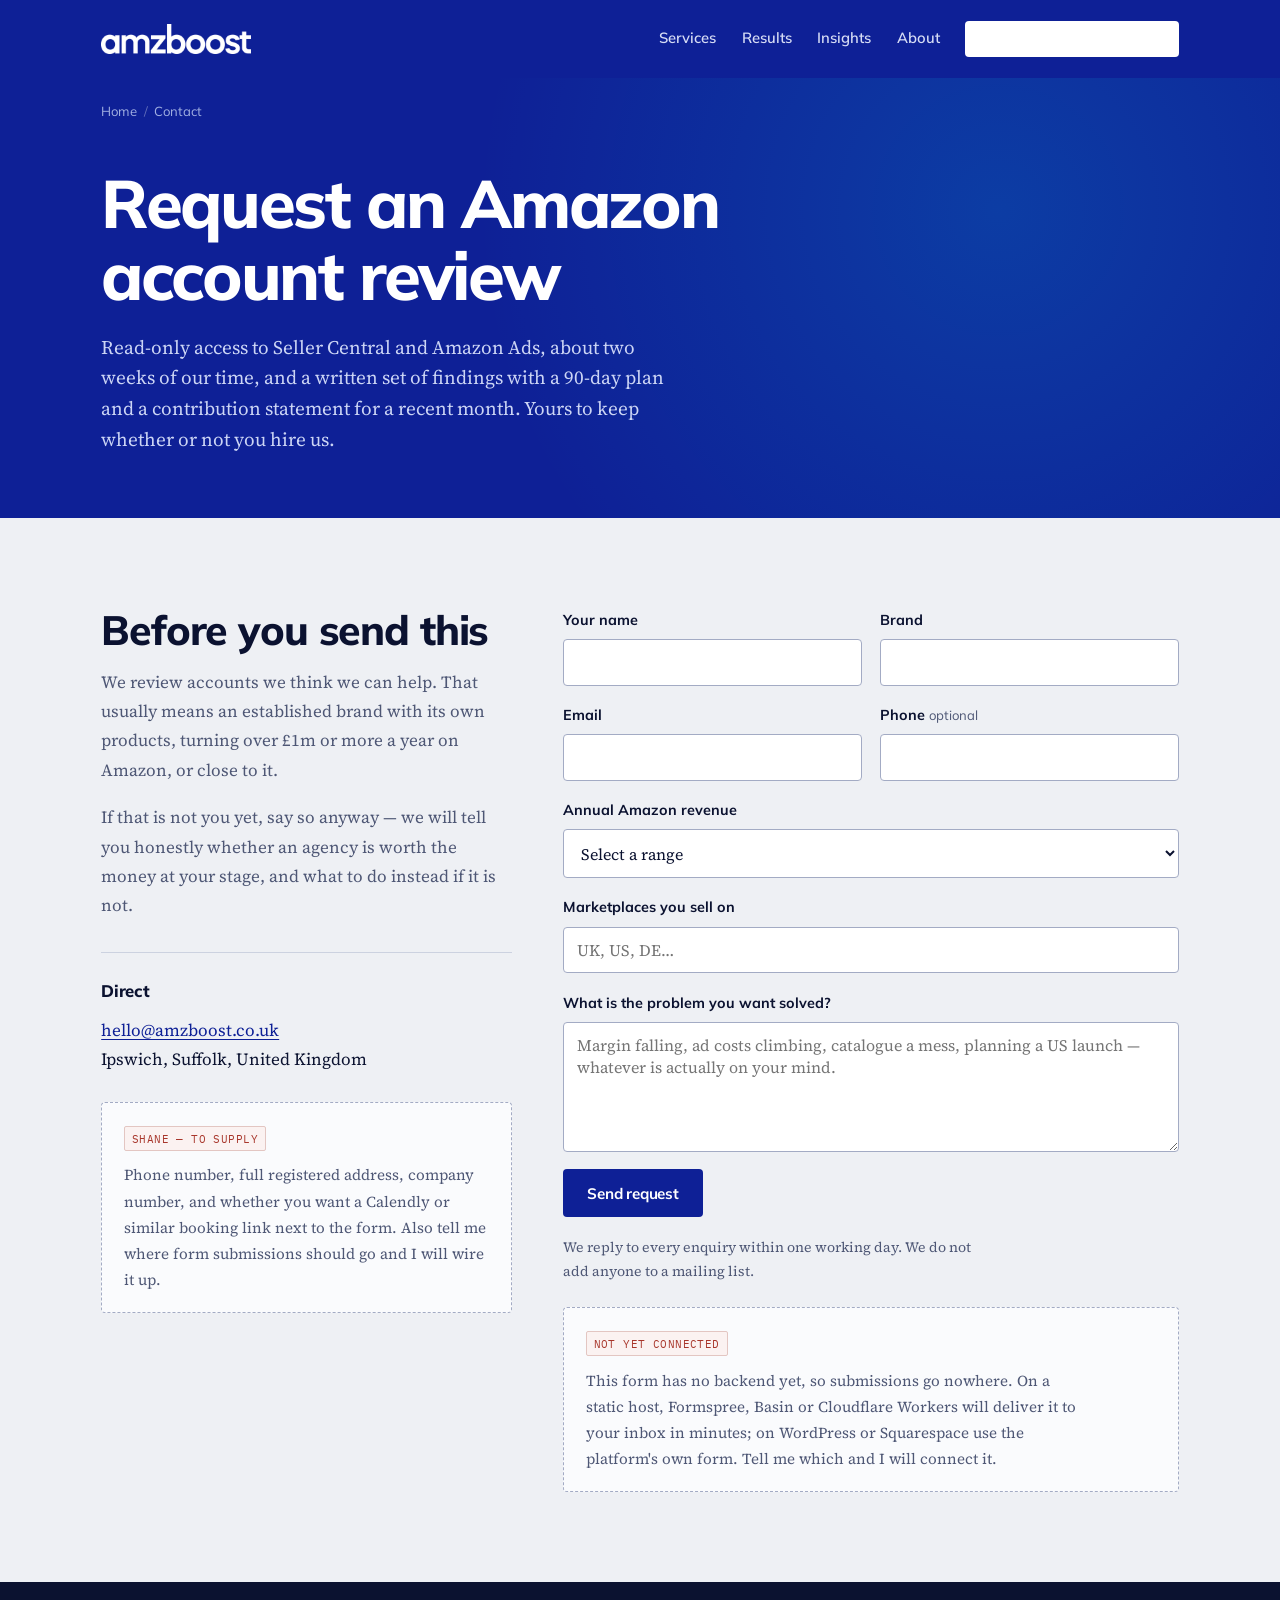
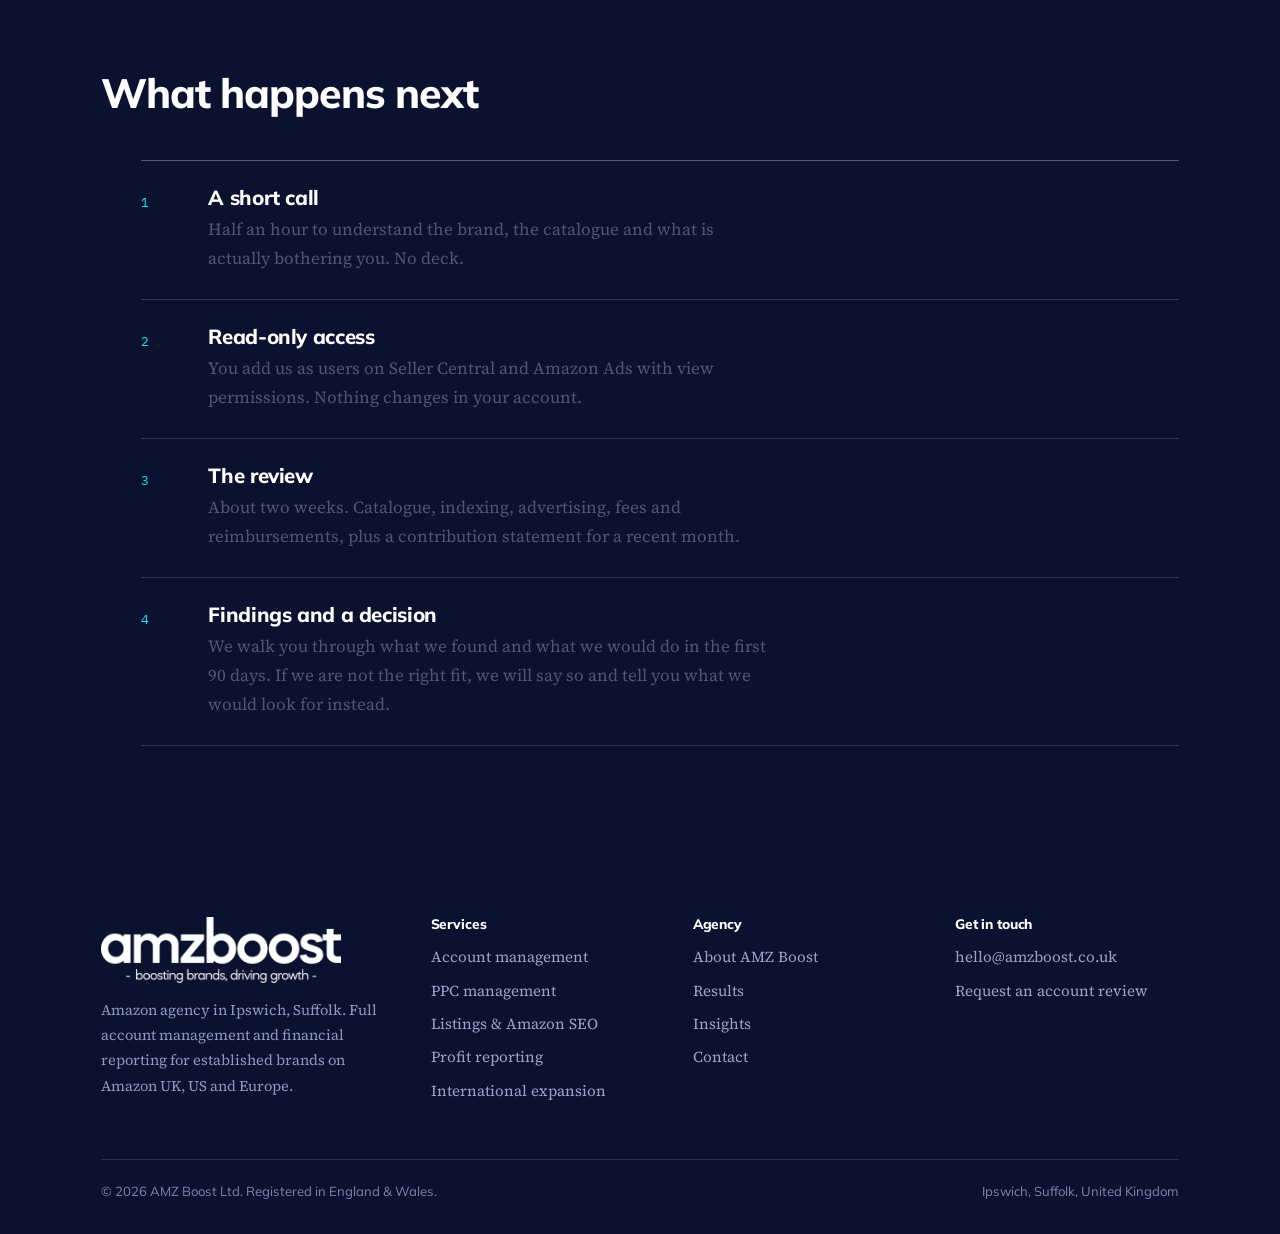
<file: contact.html>
<!DOCTYPE html>
<html lang="en-GB">
<head>
<meta charset="utf-8">
<meta name="viewport" content="width=device-width, initial-scale=1">
<title>Contact AMZ Boost | Request an Amazon Account Review</title>
<meta name="description" content="Request an Amazon account review from AMZ Boost. Read-only access, about two weeks, and a written view of what your Amazon account is really earning.">
<link rel="canonical" href="https://www.amzboost.co.uk/contact.html">
<meta name="robots" content="index,follow,max-image-preview:large">
<meta property="og:type" content="website">
<meta property="og:site_name" content="AMZ Boost">
<meta property="og:title" content="Contact AMZ Boost | Request an Amazon Account Review">
<meta property="og:description" content="Read-only access, about two weeks, and a written view of what your Amazon account is really earning.">
<meta property="og:url" content="https://www.amzboost.co.uk/contact.html">
<meta property="og:locale" content="en_GB">
<link rel="preconnect" href="https://fonts.googleapis.com">
<link rel="preconnect" href="https://fonts.gstatic.com" crossorigin>
<link href="https://fonts.googleapis.com/css2?family=Mulish:wght@400;500;600;700;800&family=Source+Serif+4:ital,opsz,wght@0,8..60,400;0,8..60,600;1,8..60,400&family=IBM+Plex+Mono:wght@400;500&display=swap" rel="stylesheet">
<link rel="stylesheet" href="styles.css?v=20">
<link rel="icon" type="image/png" sizes="32x32" href="favicon-32.png">
<link rel="apple-touch-icon" href="apple-touch-icon.png">
<script type="application/ld+json">
{
  "@context": "https://schema.org",
  "@type": "ContactPage",
  "url": "https://www.amzboost.co.uk/contact.html",
  "mainEntity": {
    "@type": "ProfessionalService",
    "@id": "https://www.amzboost.co.uk/#organisation",
    "name": "AMZ Boost",
    "email": "hello@amzboost.co.uk",
    "address": {
      "@type": "PostalAddress",
      "addressLocality": "Ipswich",
      "addressRegion": "Suffolk",
      "addressCountry": "GB"
    },
    "areaServed": [
      { "@type": "Country", "name": "United Kingdom" },
      { "@type": "Country", "name": "United States" },
      { "@type": "Place", "name": "European Union" }
    ]
  }
}
</script>
<script type="application/ld+json">
{
  "@context": "https://schema.org",
  "@type": "BreadcrumbList",
  "itemListElement": [
    { "@type": "ListItem", "position": 1, "name": "Home", "item": "https://www.amzboost.co.uk/" },
    { "@type": "ListItem", "position": 2, "name": "Contact", "item": "https://www.amzboost.co.uk/contact.html" }
  ]
}
</script>
</head>
<body>
<a class="skip" href="#main">Skip to content</a>

<header class="masthead" id="masthead">
  <div class="shell masthead__inner">
    <a class="wordmark" href="index.html"><img src="logo-wordmark-white.png" alt="AMZ Boost" width="150" height="29"></a>
    <button class="nav__toggle" aria-expanded="false" aria-controls="nav">Menu</button>
    <nav class="nav" id="nav" aria-label="Primary">
      <a href="services.html">Services</a>
      <a href="results.html">Results</a>
      <a href="insights.html">Insights</a>
      <a href="about.html">About</a>
      <a class="btn btn--primary btn--small" href="contact.html" aria-current="page">Request an account review</a>
    </nav>
  </div>
</header>

<main id="main">

  <section class="page-head">
    <div class="shell crumbs"><a href="index.html">Home</a><span>/</span>Contact</div>
    <div class="shell">
      <h1>Request an Amazon account review</h1>
      <p class="lede">Read-only access to Seller Central and Amazon Ads, about two weeks of our time, and a written set of findings with a 90-day plan and a contribution statement for a recent month. Yours to keep whether or not you hire us.</p>
    </div>
  </section>

  <section>
    <div class="shell split">
      <div>
        <h2>Before you send this</h2>
        <p class="dek" style="margin-top:1rem;">We review accounts we think we can help. That usually means an established brand with its own products, turning over £1m or more a year on Amazon, or close to it.</p>
        <p class="dek" style="margin-top:1rem;">If that is not you yet, say so anyway — we will tell you honestly whether an agency is worth the money at your stage, and what to do instead if it is not.</p>

        <div style="margin-top:2rem;padding-top:1.5rem;border-top:1px solid var(--rule);">
          <p class="aside-label" style="margin-bottom:0.6rem;">Direct</p>
          <p><a href="mailto:hello@amzboost.co.uk">hello@amzboost.co.uk</a><br>
          Ipswich, Suffolk, United Kingdom</p>
        </div>

        <div class="todo" style="margin-top:1.75rem;">
          <span class="todo__tag">SHANE — TO SUPPLY</span>
          <p>Phone number, full registered address, company number, and whether you want a Calendly or similar booking link next to the form. Also tell me where form submissions should go and I will wire it up.</p>
        </div>
      </div>

      <div>
        <form class="form" method="post" action="#" aria-label="Account review request">
          <div class="form__row">
            <div class="field">
              <label for="name">Your name</label>
              <input id="name" name="name" type="text" autocomplete="name" required>
            </div>
            <div class="field">
              <label for="brand">Brand</label>
              <input id="brand" name="brand" type="text" required>
            </div>
          </div>

          <div class="form__row">
            <div class="field">
              <label for="email">Email</label>
              <input id="email" name="email" type="email" autocomplete="email" required>
            </div>
            <div class="field">
              <label for="phone">Phone <span class="hint">optional</span></label>
              <input id="phone" name="phone" type="tel" autocomplete="tel">
            </div>
          </div>

          <div class="field">
            <label for="revenue">Annual Amazon revenue</label>
            <select id="revenue" name="revenue" required>
              <option value="">Select a range</option>
              <option>Under £250k</option>
              <option>£250k – £500k</option>
              <option>£500k – £1m</option>
              <option>£1m – £3m</option>
              <option>£3m – £10m</option>
              <option>Over £10m</option>
            </select>
          </div>

          <div class="field">
            <label for="markets">Marketplaces you sell on</label>
            <input id="markets" name="markets" type="text" placeholder="UK, US, DE…">
          </div>

          <div class="field">
            <label for="message">What is the problem you want solved?</label>
            <textarea id="message" name="message" placeholder="Margin falling, ad costs climbing, catalogue a mess, planning a US launch — whatever is actually on your mind." required></textarea>
          </div>

          <div class="btn-row">
            <button class="btn btn--primary" type="submit">Send request</button>
          </div>
          <p class="dek" style="font-size:0.88rem;">We reply to every enquiry within one working day. We do not add anyone to a mailing list.</p>
        </form>

        <div class="todo" style="margin-top:1.5rem;">
          <span class="todo__tag">NOT YET CONNECTED</span>
          <p>This form has no backend yet, so submissions go nowhere. On a static host, Formspree, Basin or Cloudflare Workers will deliver it to your inbox in minutes; on WordPress or Squarespace use the platform's own form. Tell me which and I will connect it.</p>
        </div>
      </div>
    </div>
  </section>

  <section class="band">
    <div class="shell">
      <div class="sect-head"><h2>What happens next</h2></div>
      <ol class="steps">
        <li>
          <div>
            <h3>A short call</h3>
            <p>Half an hour to understand the brand, the catalogue and what is actually bothering you. No deck.</p>
          </div>
        </li>
        <li>
          <div>
            <h3>Read-only access</h3>
            <p>You add us as users on Seller Central and Amazon Ads with view permissions. Nothing changes in your account.</p>
          </div>
        </li>
        <li>
          <div>
            <h3>The review</h3>
            <p>About two weeks. Catalogue, indexing, advertising, fees and reimbursements, plus a contribution statement for a recent month.</p>
          </div>
        </li>
        <li>
          <div>
            <h3>Findings and a decision</h3>
            <p>We walk you through what we found and what we would do in the first 90 days. If we are not the right fit, we will say so and tell you what we would look for instead.</p>
          </div>
        </li>
      </ol>
    </div>
  </section>

</main>

<footer class="foot">
  <div class="shell">
    <div class="foot__grid">
      <div>
        <a class="wordmark" href="index.html" style="margin-bottom:0.9rem;"><img src="logo-full-white.png" alt="AMZ Boost — boosting brands, driving growth" width="240" height="66"></a>
        <p>Amazon agency in Ipswich, Suffolk. Full account management and financial reporting for established brands on Amazon UK, US and Europe.</p>
      </div>
      <div>
        <h4>Services</h4>
        <ul>
          <li><a href="amazon-account-management.html">Account management</a></li>
          <li><a href="amazon-ppc-management.html">PPC management</a></li>
          <li><a href="amazon-listing-optimisation.html">Listings &amp; Amazon SEO</a></li>
          <li><a href="amazon-profit-reporting.html">Profit reporting</a></li>
          <li><a href="amazon-international-expansion.html">International expansion</a></li>
        </ul>
      </div>
      <div>
        <h4>Agency</h4>
        <ul>
          <li><a href="about.html">About AMZ Boost</a></li>
          <li><a href="results.html">Results</a></li>
          <li><a href="insights.html">Insights</a></li>
          <li><a href="contact.html">Contact</a></li>
        </ul>
      </div>
      <div>
        <h4>Get in touch</h4>
        <ul>
          <li><a href="mailto:hello@amzboost.co.uk">hello@amzboost.co.uk</a></li>
          <li><a href="contact.html">Request an account review</a></li>
        </ul>
      </div>
    </div>
    <div class="foot__base">
      <span>© 2026 AMZ Boost Ltd. Registered in England &amp; Wales.</span>
      <span>Ipswich, Suffolk, United Kingdom</span>
    </div>
  </div>
</footer>

<script>
(function () {
  var head = document.getElementById('masthead');
  var btn = head.querySelector('.nav__toggle');
  btn.addEventListener('click', function () {
    var open = head.getAttribute('data-open') === 'true';
    head.setAttribute('data-open', String(!open));
    btn.setAttribute('aria-expanded', String(!open));
  });
})();
</script>
</body>
</html>
</file>
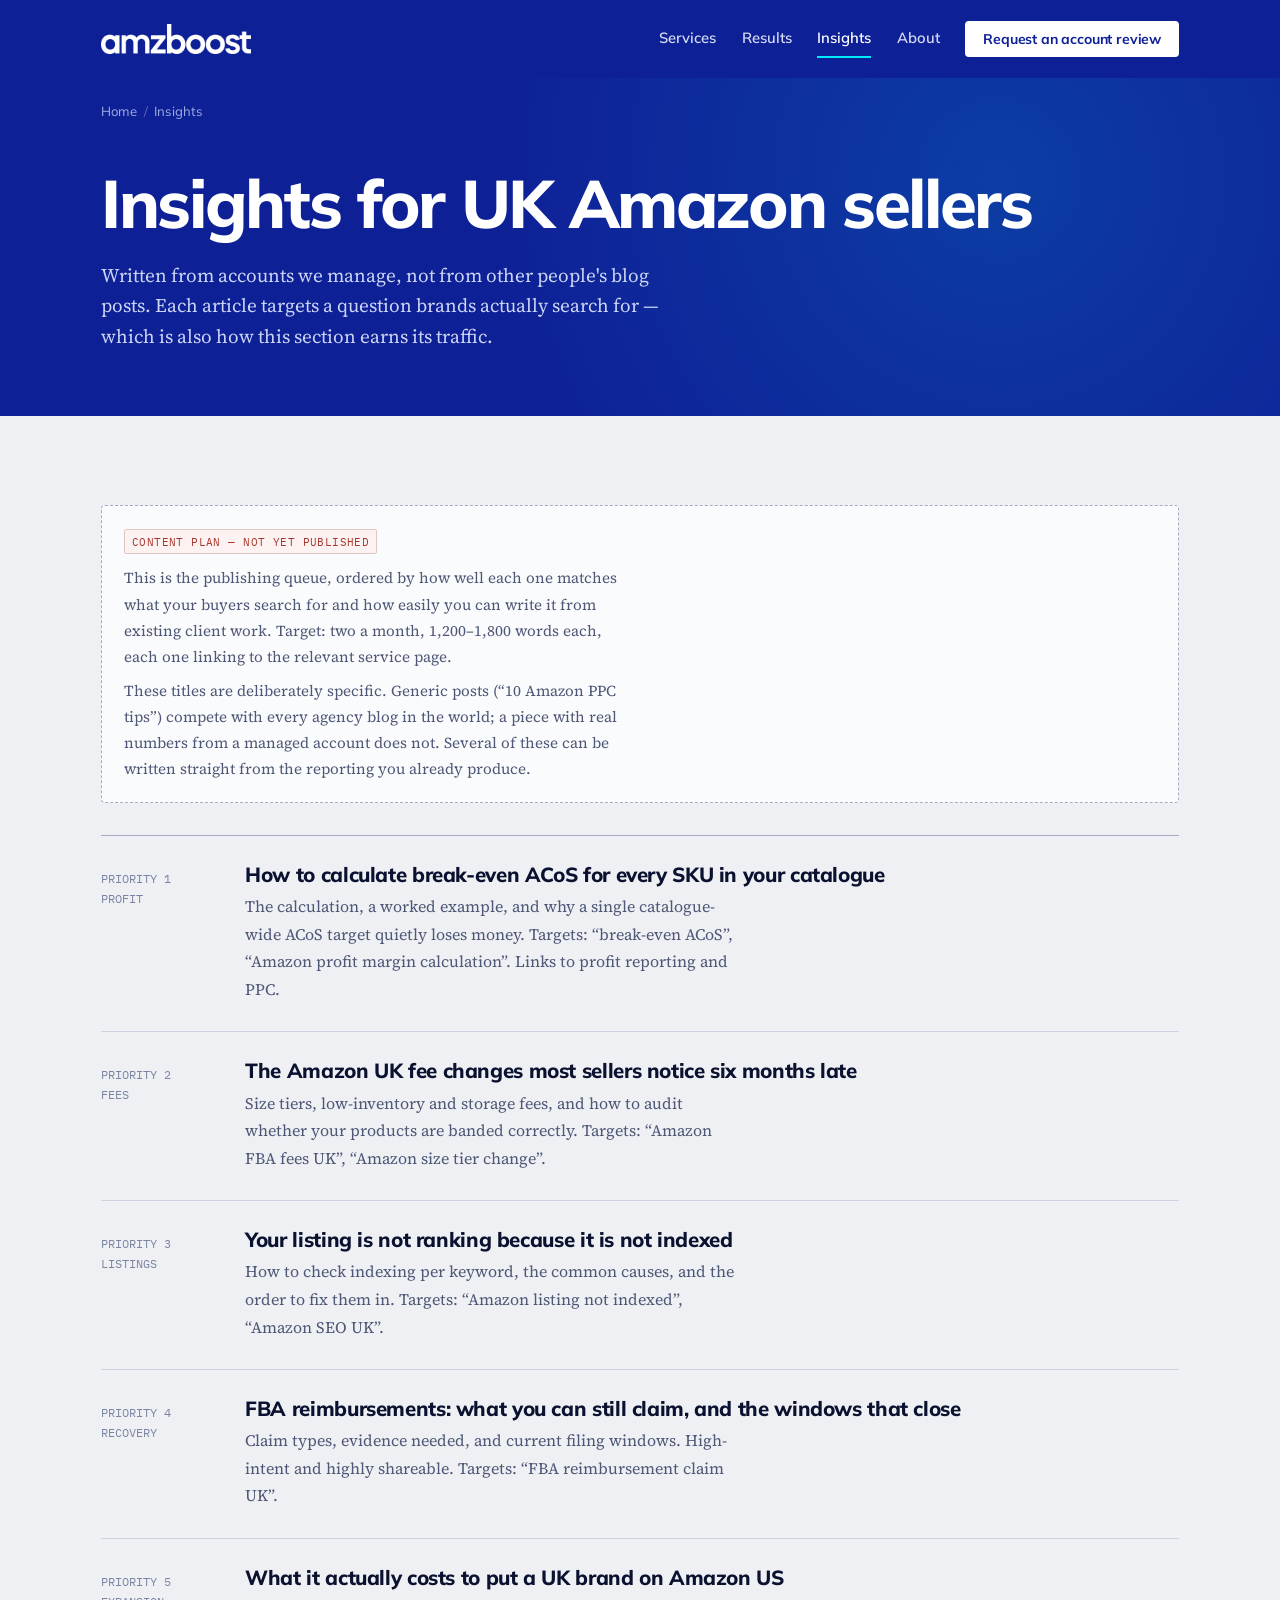
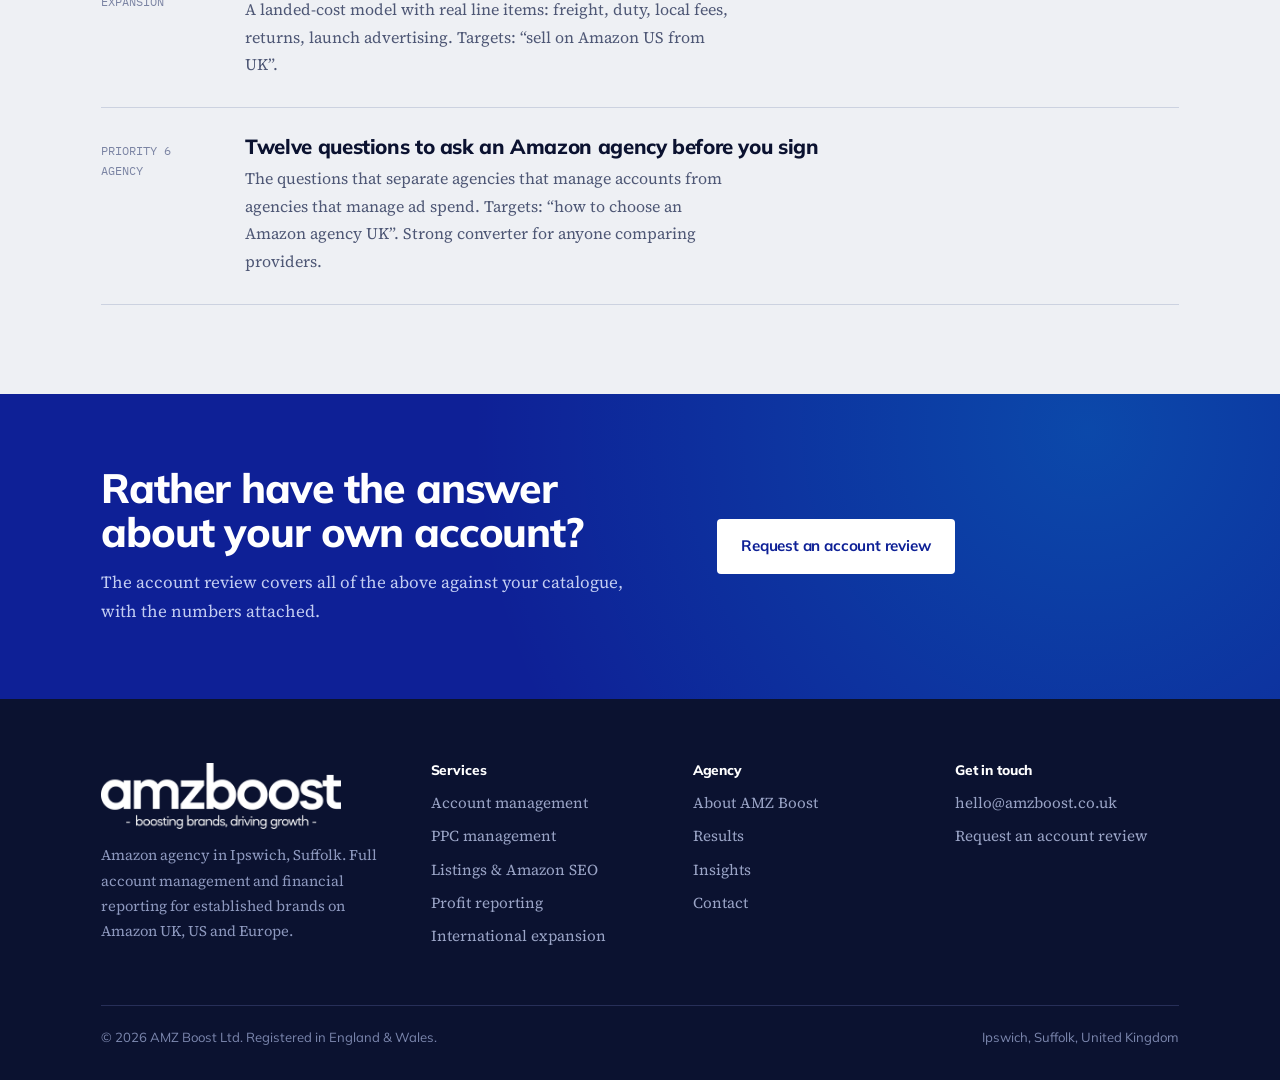
<file: insights.html>
<!DOCTYPE html>
<html lang="en-GB">
<head>
<meta charset="utf-8">
<meta name="viewport" content="width=device-width, initial-scale=1">
<title>Amazon Seller Insights | Fees, PPC &amp; Profit | AMZ Boost</title>
<meta name="description" content="Practical articles for UK Amazon sellers on fees, break-even ACoS, listing indexing, reimbursements and marketplace expansion — written from managed accounts.">
<link rel="canonical" href="https://www.amzboost.co.uk/insights.html">
<meta name="robots" content="index,follow,max-image-preview:large">
<meta property="og:type" content="website">
<meta property="og:site_name" content="AMZ Boost">
<meta property="og:title" content="Amazon Seller Insights | Fees, PPC &amp; Profit | AMZ Boost">
<meta property="og:description" content="Articles for UK Amazon sellers on fees, break-even ACoS, indexing, reimbursements and expansion.">
<meta property="og:url" content="https://www.amzboost.co.uk/insights.html">
<meta property="og:locale" content="en_GB">
<link rel="preconnect" href="https://fonts.googleapis.com">
<link rel="preconnect" href="https://fonts.gstatic.com" crossorigin>
<link href="https://fonts.googleapis.com/css2?family=Mulish:wght@400;500;600;700;800&family=Source+Serif+4:ital,opsz,wght@0,8..60,400;0,8..60,600;1,8..60,400&family=IBM+Plex+Mono:wght@400;500&display=swap" rel="stylesheet">
<link rel="stylesheet" href="styles.css?v=20">
<link rel="icon" type="image/png" sizes="32x32" href="favicon-32.png">
<link rel="apple-touch-icon" href="apple-touch-icon.png">
<script type="application/ld+json">
{
  "@context": "https://schema.org",
  "@type": "BreadcrumbList",
  "itemListElement": [
    { "@type": "ListItem", "position": 1, "name": "Home", "item": "https://www.amzboost.co.uk/" },
    { "@type": "ListItem", "position": 2, "name": "Insights", "item": "https://www.amzboost.co.uk/insights.html" }
  ]
}
</script>
</head>
<body>
<a class="skip" href="#main">Skip to content</a>

<header class="masthead" id="masthead">
  <div class="shell masthead__inner">
    <a class="wordmark" href="index.html"><img src="logo-wordmark-white.png" alt="AMZ Boost" width="150" height="29"></a>
    <button class="nav__toggle" aria-expanded="false" aria-controls="nav">Menu</button>
    <nav class="nav" id="nav" aria-label="Primary">
      <a href="services.html">Services</a>
      <a href="results.html">Results</a>
      <a href="insights.html" aria-current="page">Insights</a>
      <a href="about.html">About</a>
      <a class="btn btn--primary btn--small" href="contact.html">Request an account review</a>
    </nav>
  </div>
</header>

<main id="main">

  <section class="page-head">
    <div class="shell crumbs"><a href="index.html">Home</a><span>/</span>Insights</div>
    <div class="shell">
      <h1>Insights for UK Amazon sellers</h1>
      <p class="lede">Written from accounts we manage, not from other people's blog posts. Each article targets a question brands actually search for — which is also how this section earns its traffic.</p>
    </div>
  </section>

  <section>
    <div class="shell">
      <div class="todo" style="margin-bottom:2rem;">
        <span class="todo__tag">CONTENT PLAN — NOT YET PUBLISHED</span>
        <p>This is the publishing queue, ordered by how well each one matches what your buyers search for and how easily you can write it from existing client work. Target: two a month, 1,200–1,800 words each, each one linking to the relevant service page.</p>
        <p>These titles are deliberately specific. Generic posts (“10 Amazon PPC tips”) compete with every agency blog in the world; a piece with real numbers from a managed account does not. Several of these can be written straight from the reporting you already produce.</p>
      </div>

      <div class="posts">
        <article class="post">
          <div class="post__meta">PRIORITY 1<br>PROFIT</div>
          <div>
            <h3>How to calculate break-even ACoS for every SKU in your catalogue</h3>
            <p>The calculation, a worked example, and why a single catalogue-wide ACoS target quietly loses money. Targets: “break-even ACoS”, “Amazon profit margin calculation”. Links to profit reporting and PPC.</p>
          </div>
        </article>
        <article class="post">
          <div class="post__meta">PRIORITY 2<br>FEES</div>
          <div>
            <h3>The Amazon UK fee changes most sellers notice six months late</h3>
            <p>Size tiers, low-inventory and storage fees, and how to audit whether your products are banded correctly. Targets: “Amazon FBA fees UK”, “Amazon size tier change”.</p>
          </div>
        </article>
        <article class="post">
          <div class="post__meta">PRIORITY 3<br>LISTINGS</div>
          <div>
            <h3>Your listing is not ranking because it is not indexed</h3>
            <p>How to check indexing per keyword, the common causes, and the order to fix them in. Targets: “Amazon listing not indexed”, “Amazon SEO UK”.</p>
          </div>
        </article>
        <article class="post">
          <div class="post__meta">PRIORITY 4<br>RECOVERY</div>
          <div>
            <h3>FBA reimbursements: what you can still claim, and the windows that close</h3>
            <p>Claim types, evidence needed, and current filing windows. High-intent and highly shareable. Targets: “FBA reimbursement claim UK”.</p>
          </div>
        </article>
        <article class="post">
          <div class="post__meta">PRIORITY 5<br>EXPANSION</div>
          <div>
            <h3>What it actually costs to put a UK brand on Amazon US</h3>
            <p>A landed-cost model with real line items: freight, duty, local fees, returns, launch advertising. Targets: “sell on Amazon US from UK”.</p>
          </div>
        </article>
        <article class="post">
          <div class="post__meta">PRIORITY 6<br>AGENCY</div>
          <div>
            <h3>Twelve questions to ask an Amazon agency before you sign</h3>
            <p>The questions that separate agencies that manage accounts from agencies that manage ad spend. Targets: “how to choose an Amazon agency UK”. Strong converter for anyone comparing providers.</p>
          </div>
        </article>
      </div>
    </div>
  </section>

  <section class="cta-band">
    <div class="shell cta-panel">
        <div>
          <h2>Rather have the answer about your own account?</h2>
          <p>The account review covers all of the above against your catalogue, with the numbers attached.</p>
        </div>
        <div class="btn-row">
          <a class="btn btn--primary" href="contact.html">Request an account review</a>
        </div>
    </div>
  </section>

</main>

<footer class="foot">
  <div class="shell">
    <div class="foot__grid">
      <div>
        <a class="wordmark" href="index.html" style="margin-bottom:0.9rem;"><img src="logo-full-white.png" alt="AMZ Boost — boosting brands, driving growth" width="240" height="66"></a>
        <p>Amazon agency in Ipswich, Suffolk. Full account management and financial reporting for established brands on Amazon UK, US and Europe.</p>
      </div>
      <div>
        <h4>Services</h4>
        <ul>
          <li><a href="amazon-account-management.html">Account management</a></li>
          <li><a href="amazon-ppc-management.html">PPC management</a></li>
          <li><a href="amazon-listing-optimisation.html">Listings &amp; Amazon SEO</a></li>
          <li><a href="amazon-profit-reporting.html">Profit reporting</a></li>
          <li><a href="amazon-international-expansion.html">International expansion</a></li>
        </ul>
      </div>
      <div>
        <h4>Agency</h4>
        <ul>
          <li><a href="about.html">About AMZ Boost</a></li>
          <li><a href="results.html">Results</a></li>
          <li><a href="insights.html">Insights</a></li>
          <li><a href="contact.html">Contact</a></li>
        </ul>
      </div>
      <div>
        <h4>Get in touch</h4>
        <ul>
          <li><a href="mailto:hello@amzboost.co.uk">hello@amzboost.co.uk</a></li>
          <li><a href="contact.html">Request an account review</a></li>
        </ul>
      </div>
    </div>
    <div class="foot__base">
      <span>© 2026 AMZ Boost Ltd. Registered in England &amp; Wales.</span>
      <span>Ipswich, Suffolk, United Kingdom</span>
    </div>
  </div>
</footer>

<script>
(function () {
  var head = document.getElementById('masthead');
  var btn = head.querySelector('.nav__toggle');
  btn.addEventListener('click', function () {
    var open = head.getAttribute('data-open') === 'true';
    head.setAttribute('data-open', String(!open));
    btn.setAttribute('aria-expanded', String(!open));
  });
})();
</script>
</body>
</html>
</file>
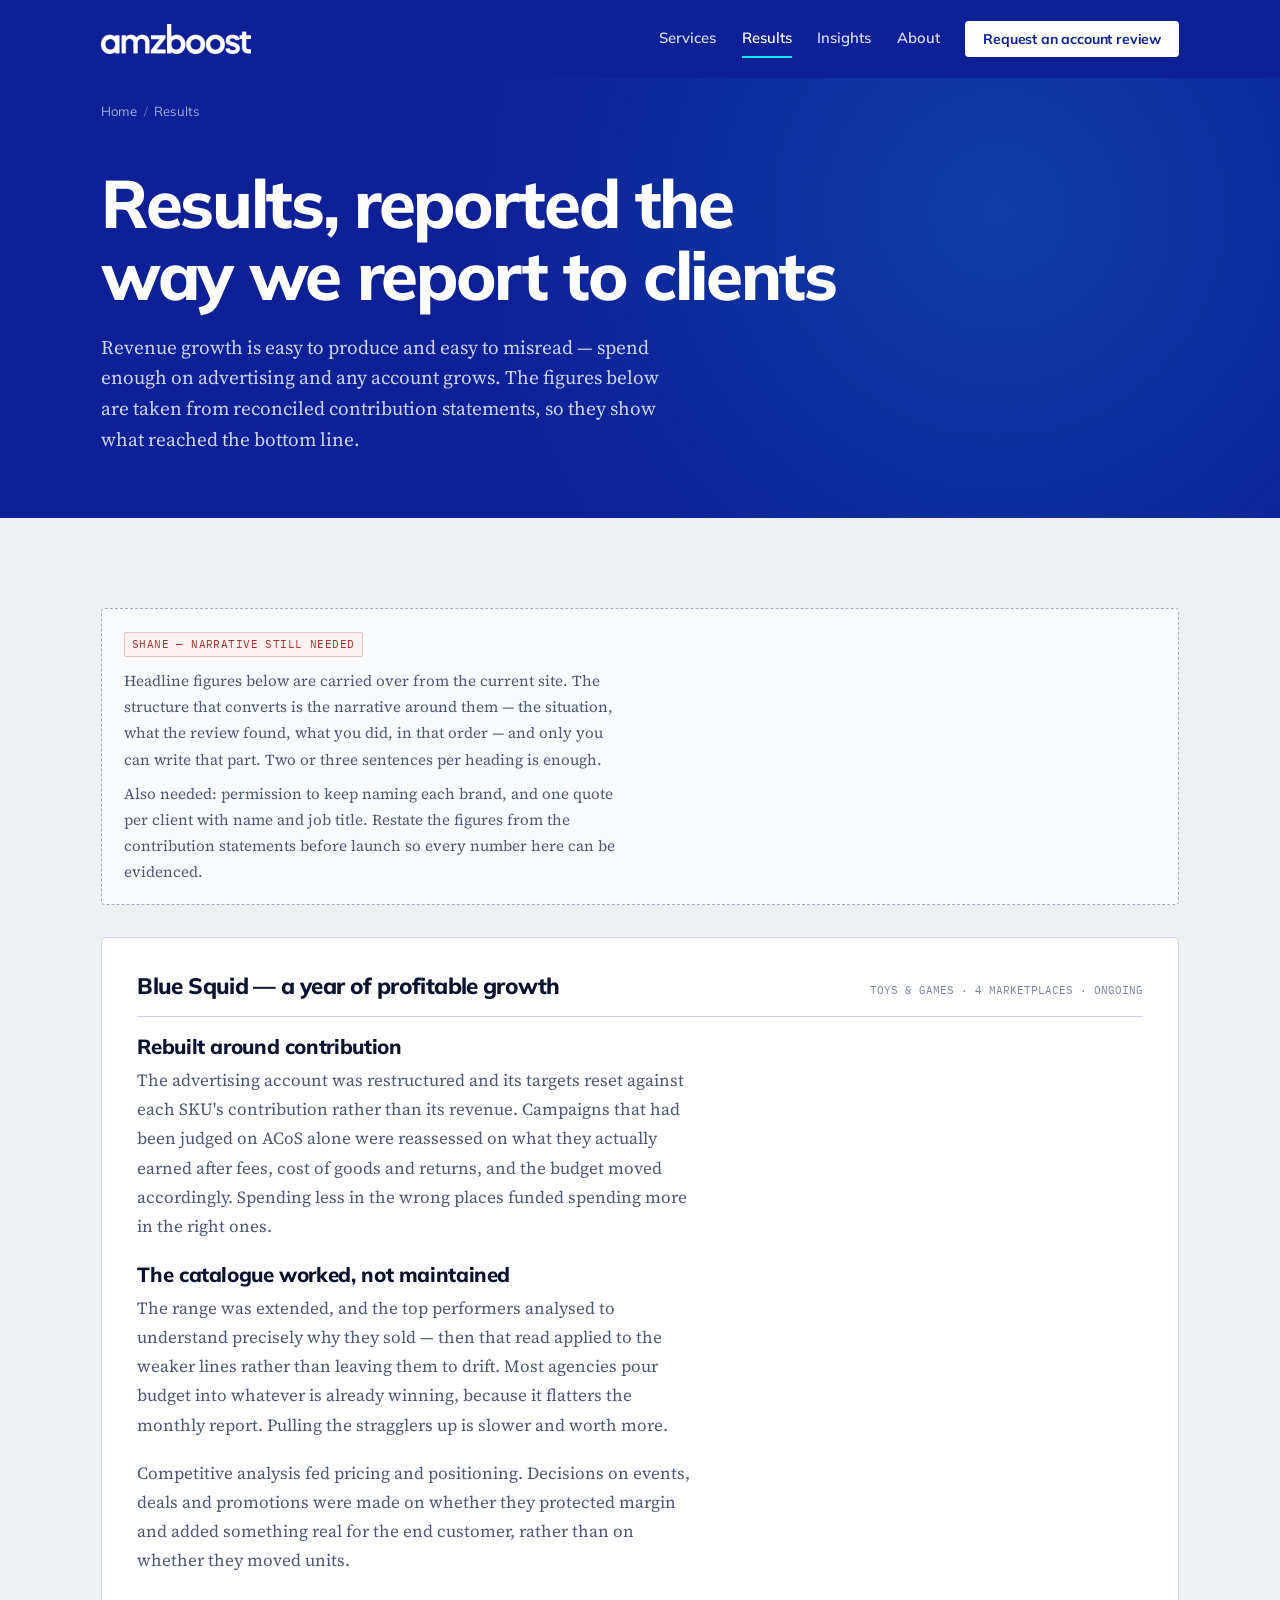
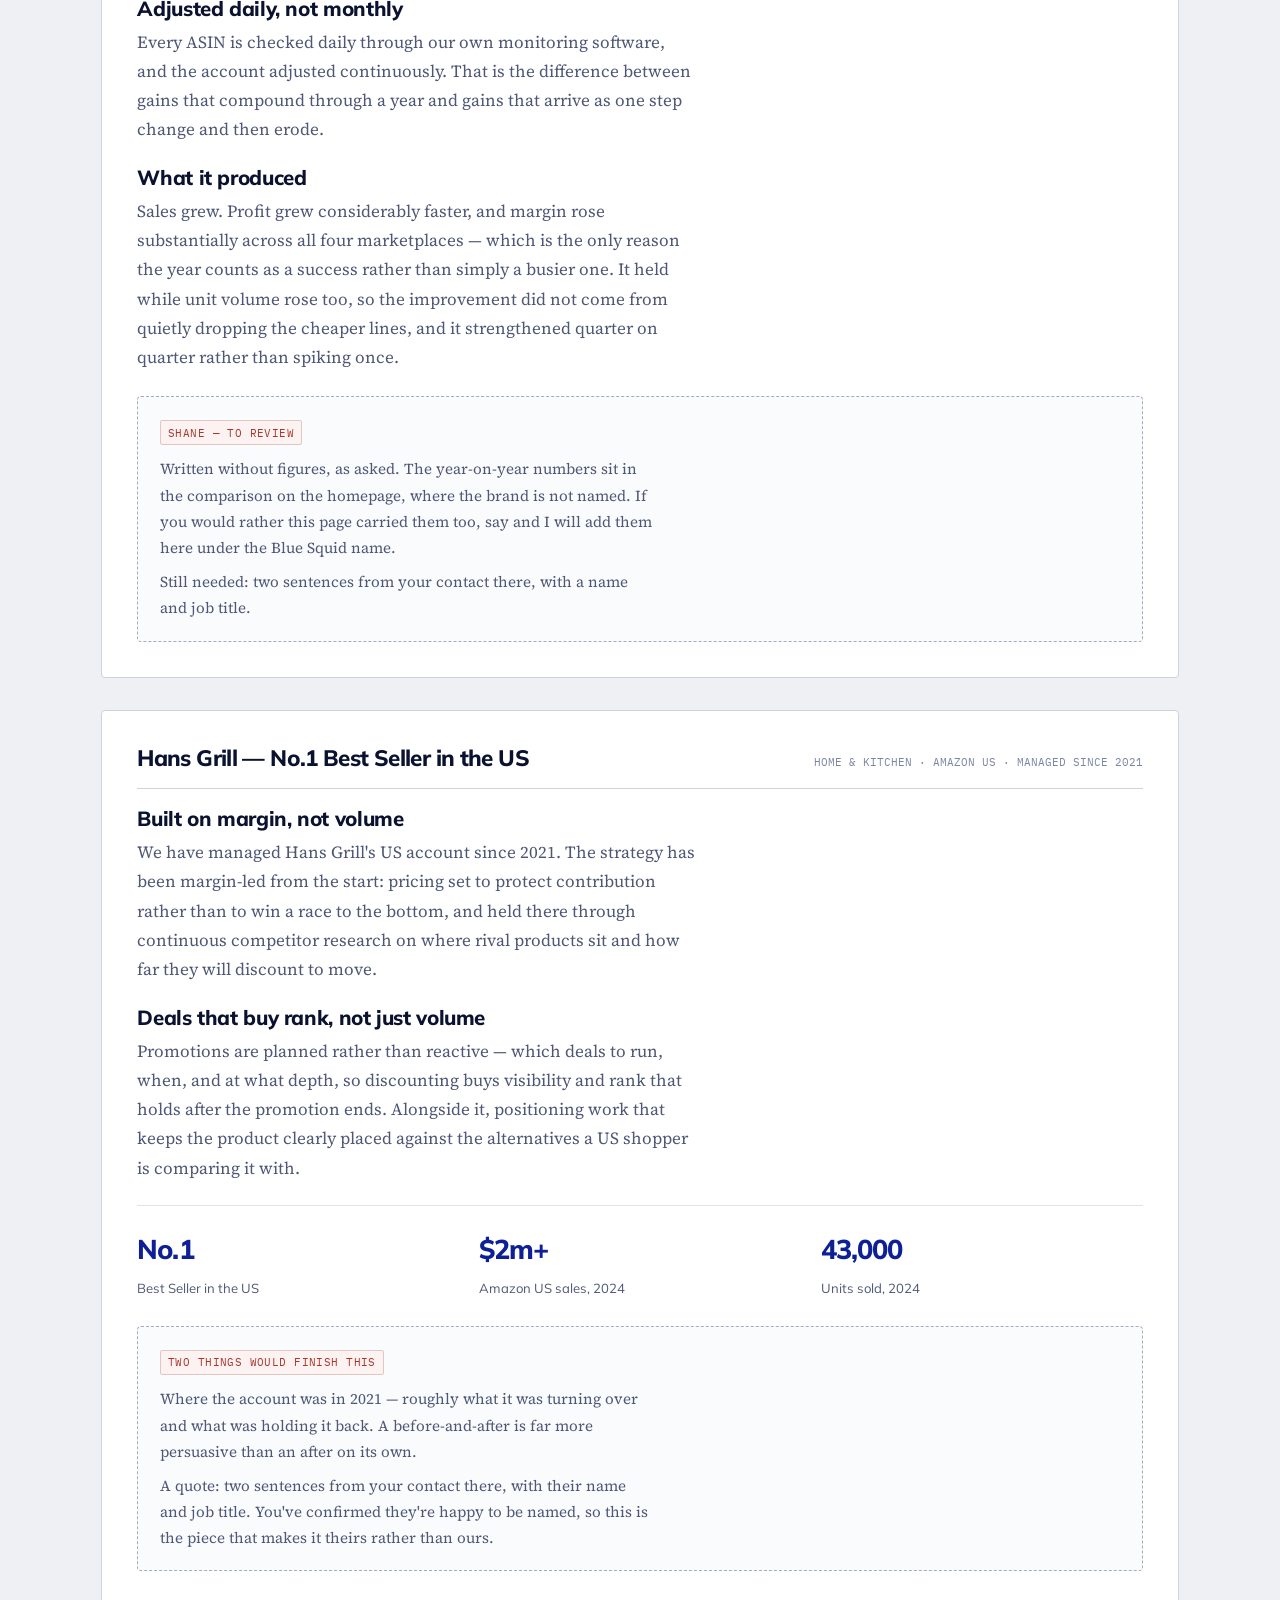
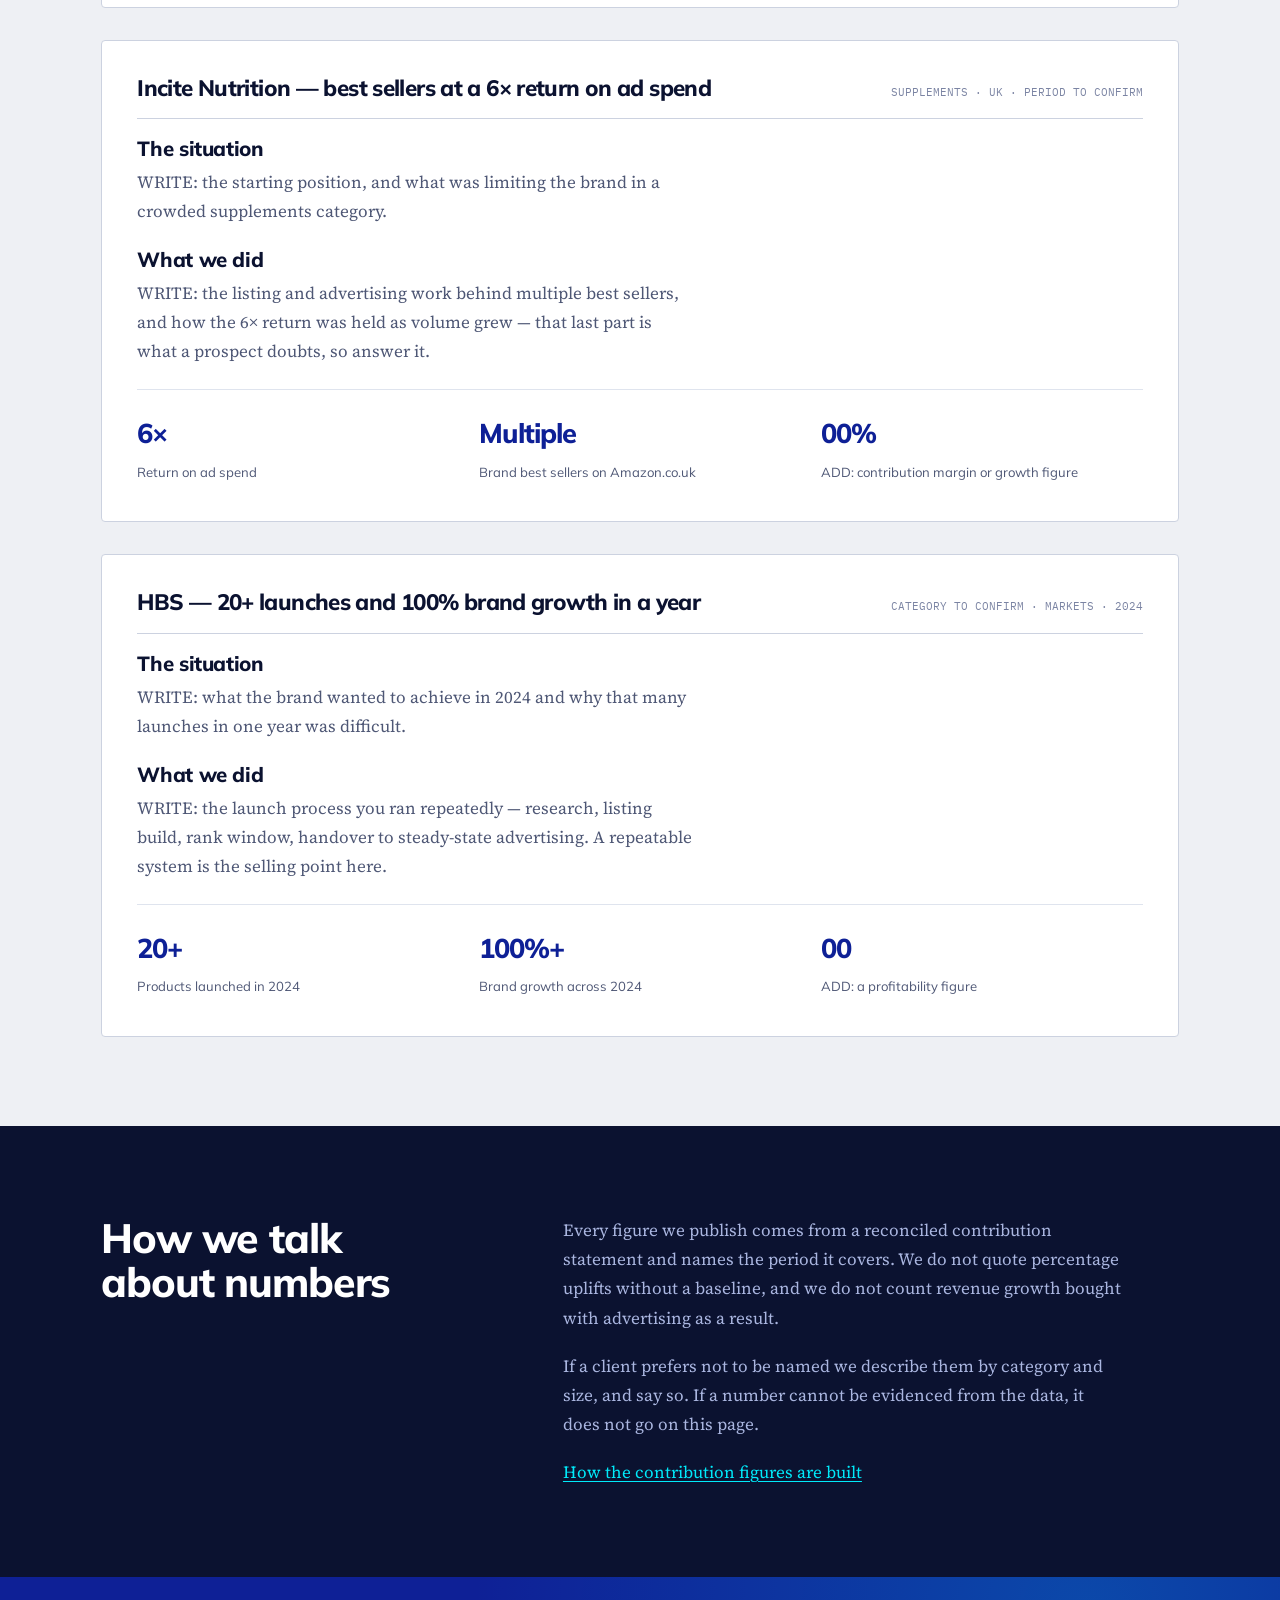
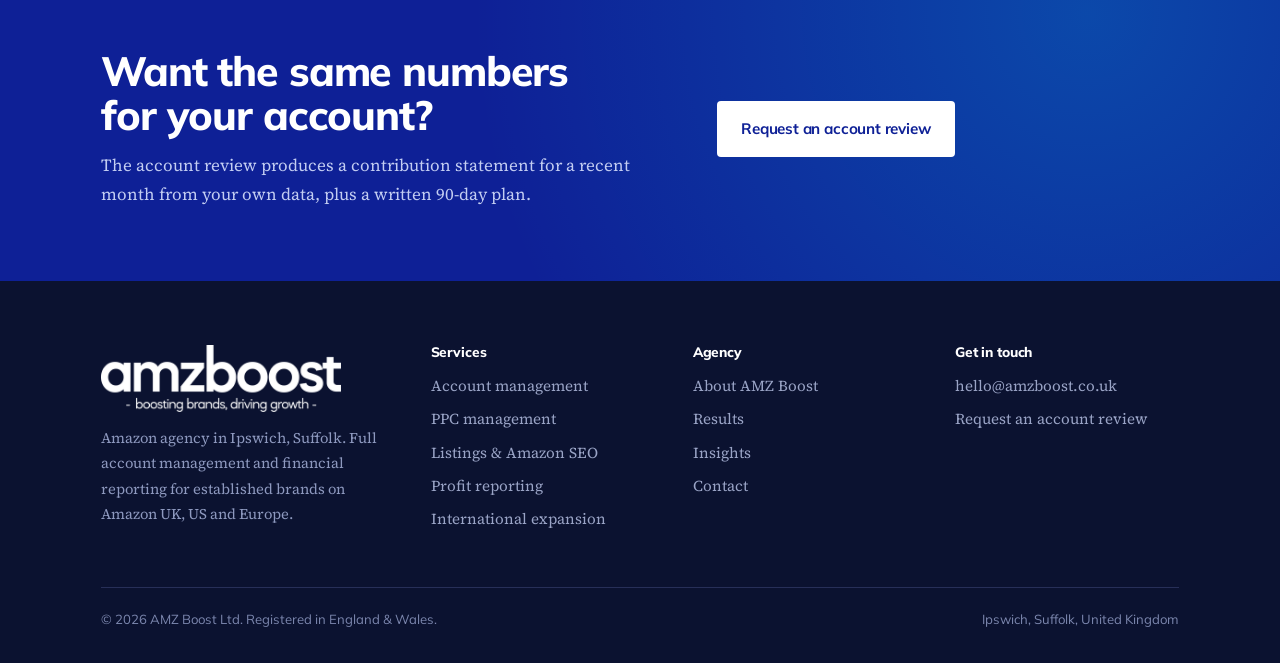
<file: results.html>
<!DOCTYPE html>
<html lang="en-GB">
<head>
<meta charset="utf-8">
<meta name="viewport" content="width=device-width, initial-scale=1">
<title>Amazon Agency Case Studies &amp; Results | AMZ Boost</title>
<meta name="description" content="What our Amazon account management produces for client brands — contribution margin, recovered fees, rank and expansion results, reported from reconciled numbers.">
<link rel="canonical" href="https://www.amzboost.co.uk/results.html">
<meta name="robots" content="index,follow,max-image-preview:large">
<meta property="og:type" content="website">
<meta property="og:site_name" content="AMZ Boost">
<meta property="og:title" content="Amazon Agency Case Studies &amp; Results | AMZ Boost">
<meta property="og:description" content="Client results from full-service Amazon account management, reported from reconciled contribution figures.">
<meta property="og:url" content="https://www.amzboost.co.uk/results.html">
<meta property="og:locale" content="en_GB">
<link rel="preconnect" href="https://fonts.googleapis.com">
<link rel="preconnect" href="https://fonts.gstatic.com" crossorigin>
<link href="https://fonts.googleapis.com/css2?family=Mulish:wght@400;500;600;700;800&family=Source+Serif+4:ital,opsz,wght@0,8..60,400;0,8..60,600;1,8..60,400&family=IBM+Plex+Mono:wght@400;500&display=swap" rel="stylesheet">
<link rel="stylesheet" href="styles.css?v=20">
<link rel="icon" type="image/png" sizes="32x32" href="favicon-32.png">
<link rel="apple-touch-icon" href="apple-touch-icon.png">
<script type="application/ld+json">
{
  "@context": "https://schema.org",
  "@type": "BreadcrumbList",
  "itemListElement": [
    { "@type": "ListItem", "position": 1, "name": "Home", "item": "https://www.amzboost.co.uk/" },
    { "@type": "ListItem", "position": 2, "name": "Results", "item": "https://www.amzboost.co.uk/results.html" }
  ]
}
</script>
</head>
<body>
<a class="skip" href="#main">Skip to content</a>

<header class="masthead" id="masthead">
  <div class="shell masthead__inner">
    <a class="wordmark" href="index.html"><img src="logo-wordmark-white.png" alt="AMZ Boost" width="150" height="29"></a>
    <button class="nav__toggle" aria-expanded="false" aria-controls="nav">Menu</button>
    <nav class="nav" id="nav" aria-label="Primary">
      <a href="services.html">Services</a>
      <a href="results.html" aria-current="page">Results</a>
      <a href="insights.html">Insights</a>
      <a href="about.html">About</a>
      <a class="btn btn--primary btn--small" href="contact.html">Request an account review</a>
    </nav>
  </div>
</header>

<main id="main">

  <section class="page-head">
    <div class="shell crumbs"><a href="index.html">Home</a><span>/</span>Results</div>
    <div class="shell">
      <h1>Results, reported the way we report to clients</h1>
      <p class="lede">Revenue growth is easy to produce and easy to misread — spend enough on advertising and any account grows. The figures below are taken from reconciled contribution statements, so they show what reached the bottom line.</p>
    </div>
  </section>

  <section>
    <div class="shell">
      <div class="todo" style="margin-bottom:2rem;">
        <span class="todo__tag">SHANE — NARRATIVE STILL NEEDED</span>
        <p>Headline figures below are carried over from the current site. The structure that converts is the narrative around them — the situation, what the review found, what you did, in that order — and only you can write that part. Two or three sentences per heading is enough.</p>
        <p>Also needed: permission to keep naming each brand, and one quote per client with name and job title. Restate the figures from the contribution statements before launch so every number here can be evidenced.</p>
      </div>

      <div class="cases">

        <article class="case">
          <div class="case__head">
            <h2 style="font-size:1.4rem;">Blue Squid — a year of profitable growth</h2>
            <span class="case__cat">TOYS &amp; GAMES · 4 MARKETPLACES · ONGOING</span>
          </div>

          <h3>Rebuilt around contribution</h3>
          <p class="dek" style="margin-top:0.5rem;">The advertising account was restructured and its targets reset against each SKU's contribution rather than its revenue. Campaigns that had been judged on ACoS alone were reassessed on what they actually earned after fees, cost of goods and returns, and the budget moved accordingly. Spending less in the wrong places funded spending more in the right ones.</p>

          <h3 style="margin-top:1.4rem;">The catalogue worked, not maintained</h3>
          <p class="dek" style="margin-top:0.5rem;">The range was extended, and the top performers analysed to understand precisely why they sold — then that read applied to the weaker lines rather than leaving them to drift. Most agencies pour budget into whatever is already winning, because it flatters the monthly report. Pulling the stragglers up is slower and worth more.</p>
          <p class="dek" style="margin-top:0.9rem;">Competitive analysis fed pricing and positioning. Decisions on events, deals and promotions were made on whether they protected margin and added something real for the end customer, rather than on whether they moved units.</p>

          <h3 style="margin-top:1.4rem;">Adjusted daily, not monthly</h3>
          <p class="dek" style="margin-top:0.5rem;">Every ASIN is checked daily through our own monitoring software, and the account adjusted continuously. That is the difference between gains that compound through a year and gains that arrive as one step change and then erode.</p>

          <h3 style="margin-top:1.4rem;">What it produced</h3>
          <p class="dek" style="margin-top:0.5rem;">Sales grew. Profit grew considerably faster, and margin rose substantially across all four marketplaces — which is the only reason the year counts as a success rather than simply a busier one. It held while unit volume rose too, so the improvement did not come from quietly dropping the cheaper lines, and it strengthened quarter on quarter rather than spiking once.</p>

          <div class="todo" style="margin-top:1.5rem;">
            <span class="todo__tag">SHANE — TO REVIEW</span>
            <p>Written without figures, as asked. The year-on-year numbers sit in the comparison on the homepage, where the brand is not named. If you would rather this page carried them too, say and I will add them here under the Blue Squid name.</p>
            <p>Still needed: two sentences from your contact there, with a name and job title.</p>
          </div>
        </article>

        <article class="case">
          <div class="case__head">
            <h2 style="font-size:1.4rem;">Hans Grill — No.1 Best Seller in the US</h2>
            <span class="case__cat">HOME &amp; KITCHEN · AMAZON US · MANAGED SINCE 2021</span>
          </div>

          <h3>Built on margin, not volume</h3>
          <p class="dek" style="margin-top:0.5rem;">We have managed Hans Grill's US account since 2021. The strategy has been margin-led from the start: pricing set to protect contribution rather than to win a race to the bottom, and held there through continuous competitor research on where rival products sit and how far they will discount to move.</p>

          <h3 style="margin-top:1.4rem;">Deals that buy rank, not just volume</h3>
          <p class="dek" style="margin-top:0.5rem;">Promotions are planned rather than reactive — which deals to run, when, and at what depth, so discounting buys visibility and rank that holds after the promotion ends. Alongside it, positioning work that keeps the product clearly placed against the alternatives a US shopper is comparing it with.</p>

          <div class="case__metrics">
            <div><span>No.1</span><small>Best Seller in the US</small></div>
            <div><span>$2m+</span><small>Amazon US sales, 2024</small></div>
            <div><span>43,000</span><small>Units sold, 2024</small></div>
          </div>

          <div class="todo" style="margin-top:1.5rem;">
            <span class="todo__tag">TWO THINGS WOULD FINISH THIS</span>
            <p>Where the account was in 2021 — roughly what it was turning over and what was holding it back. A before-and-after is far more persuasive than an after on its own.</p>
            <p>A quote: two sentences from your contact there, with their name and job title. You've confirmed they're happy to be named, so this is the piece that makes it theirs rather than ours.</p>
          </div>
        </article>

        <article class="case">
          <div class="case__head">
            <h2 style="font-size:1.4rem;">Incite Nutrition — best sellers at a 6× return on ad spend</h2>
            <span class="case__cat">SUPPLEMENTS · UK · PERIOD TO CONFIRM</span>
          </div>
          <h3>The situation</h3>
          <p class="dek" style="margin-top:0.5rem;">WRITE: the starting position, and what was limiting the brand in a crowded supplements category.</p>
          <h3 style="margin-top:1.4rem;">What we did</h3>
          <p class="dek" style="margin-top:0.5rem;">WRITE: the listing and advertising work behind multiple best sellers, and how the 6× return was held as volume grew — that last part is what a prospect doubts, so answer it.</p>
          <div class="case__metrics">
            <div><span>6×</span><small>Return on ad spend</small></div>
            <div><span>Multiple</span><small>Brand best sellers on Amazon.co.uk</small></div>
            <div><span>00%</span><small>ADD: contribution margin or growth figure</small></div>
          </div>
        </article>

        <article class="case">
          <div class="case__head">
            <h2 style="font-size:1.4rem;">HBS — 20+ launches and 100% brand growth in a year</h2>
            <span class="case__cat">CATEGORY TO CONFIRM · MARKETS · 2024</span>
          </div>
          <h3>The situation</h3>
          <p class="dek" style="margin-top:0.5rem;">WRITE: what the brand wanted to achieve in 2024 and why that many launches in one year was difficult.</p>
          <h3 style="margin-top:1.4rem;">What we did</h3>
          <p class="dek" style="margin-top:0.5rem;">WRITE: the launch process you ran repeatedly — research, listing build, rank window, handover to steady-state advertising. A repeatable system is the selling point here.</p>
          <div class="case__metrics">
            <div><span>20+</span><small>Products launched in 2024</small></div>
            <div><span>100%+</span><small>Brand growth across 2024</small></div>
            <div><span>00</span><small>ADD: a profitability figure</small></div>
          </div>
        </article>

      </div>
    </div>
  </section>

  <section class="band">
    <div class="shell split">
      <div>
        <h2>How we talk about numbers</h2>
      </div>
      <div>
        <p>Every figure we publish comes from a reconciled contribution statement and names the period it covers. We do not quote percentage uplifts without a baseline, and we do not count revenue growth bought with advertising as a result.</p>
        <p>If a client prefers not to be named we describe them by category and size, and say so. If a number cannot be evidenced from the data, it does not go on this page.</p>
        <p style="margin-top:1rem;"><a href="amazon-profit-reporting.html">How the contribution figures are built</a></p>
      </div>
    </div>
  </section>

  <section class="cta-band">
    <div class="shell cta-panel">
        <div>
          <h2>Want the same numbers for your account?</h2>
          <p>The account review produces a contribution statement for a recent month from your own data, plus a written 90-day plan.</p>
        </div>
        <div class="btn-row">
          <a class="btn btn--primary" href="contact.html">Request an account review</a>
        </div>
    </div>
  </section>

</main>

<footer class="foot">
  <div class="shell">
    <div class="foot__grid">
      <div>
        <a class="wordmark" href="index.html" style="margin-bottom:0.9rem;"><img src="logo-full-white.png" alt="AMZ Boost — boosting brands, driving growth" width="240" height="66"></a>
        <p>Amazon agency in Ipswich, Suffolk. Full account management and financial reporting for established brands on Amazon UK, US and Europe.</p>
      </div>
      <div>
        <h4>Services</h4>
        <ul>
          <li><a href="amazon-account-management.html">Account management</a></li>
          <li><a href="amazon-ppc-management.html">PPC management</a></li>
          <li><a href="amazon-listing-optimisation.html">Listings &amp; Amazon SEO</a></li>
          <li><a href="amazon-profit-reporting.html">Profit reporting</a></li>
          <li><a href="amazon-international-expansion.html">International expansion</a></li>
        </ul>
      </div>
      <div>
        <h4>Agency</h4>
        <ul>
          <li><a href="about.html">About AMZ Boost</a></li>
          <li><a href="results.html">Results</a></li>
          <li><a href="insights.html">Insights</a></li>
          <li><a href="contact.html">Contact</a></li>
        </ul>
      </div>
      <div>
        <h4>Get in touch</h4>
        <ul>
          <li><a href="mailto:hello@amzboost.co.uk">hello@amzboost.co.uk</a></li>
          <li><a href="contact.html">Request an account review</a></li>
        </ul>
      </div>
    </div>
    <div class="foot__base">
      <span>© 2026 AMZ Boost Ltd. Registered in England &amp; Wales.</span>
      <span>Ipswich, Suffolk, United Kingdom</span>
    </div>
  </div>
</footer>

<script>
(function () {
  var head = document.getElementById('masthead');
  var btn = head.querySelector('.nav__toggle');
  btn.addEventListener('click', function () {
    var open = head.getAttribute('data-open') === 'true';
    head.setAttribute('data-open', String(!open));
    btn.setAttribute('aria-expanded', String(!open));
  });
})();
</script>
</body>
</html>
</file>
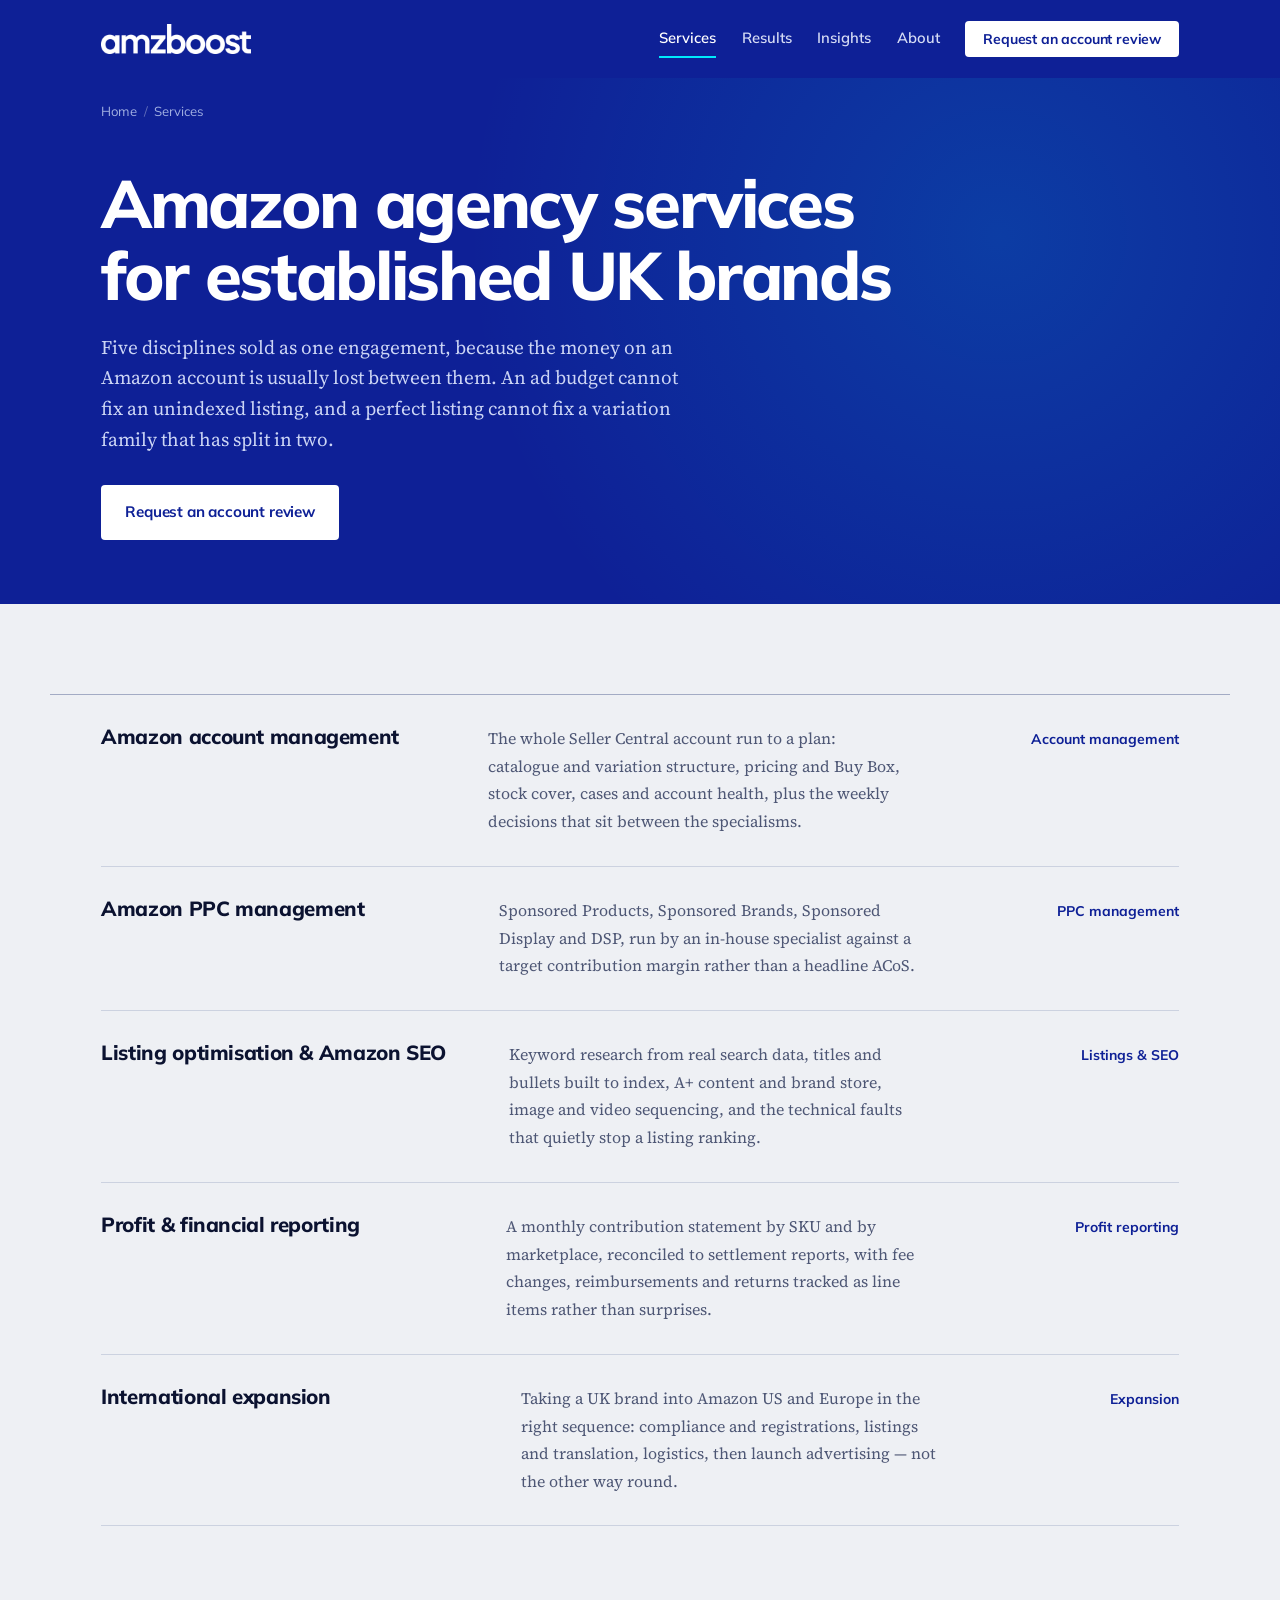
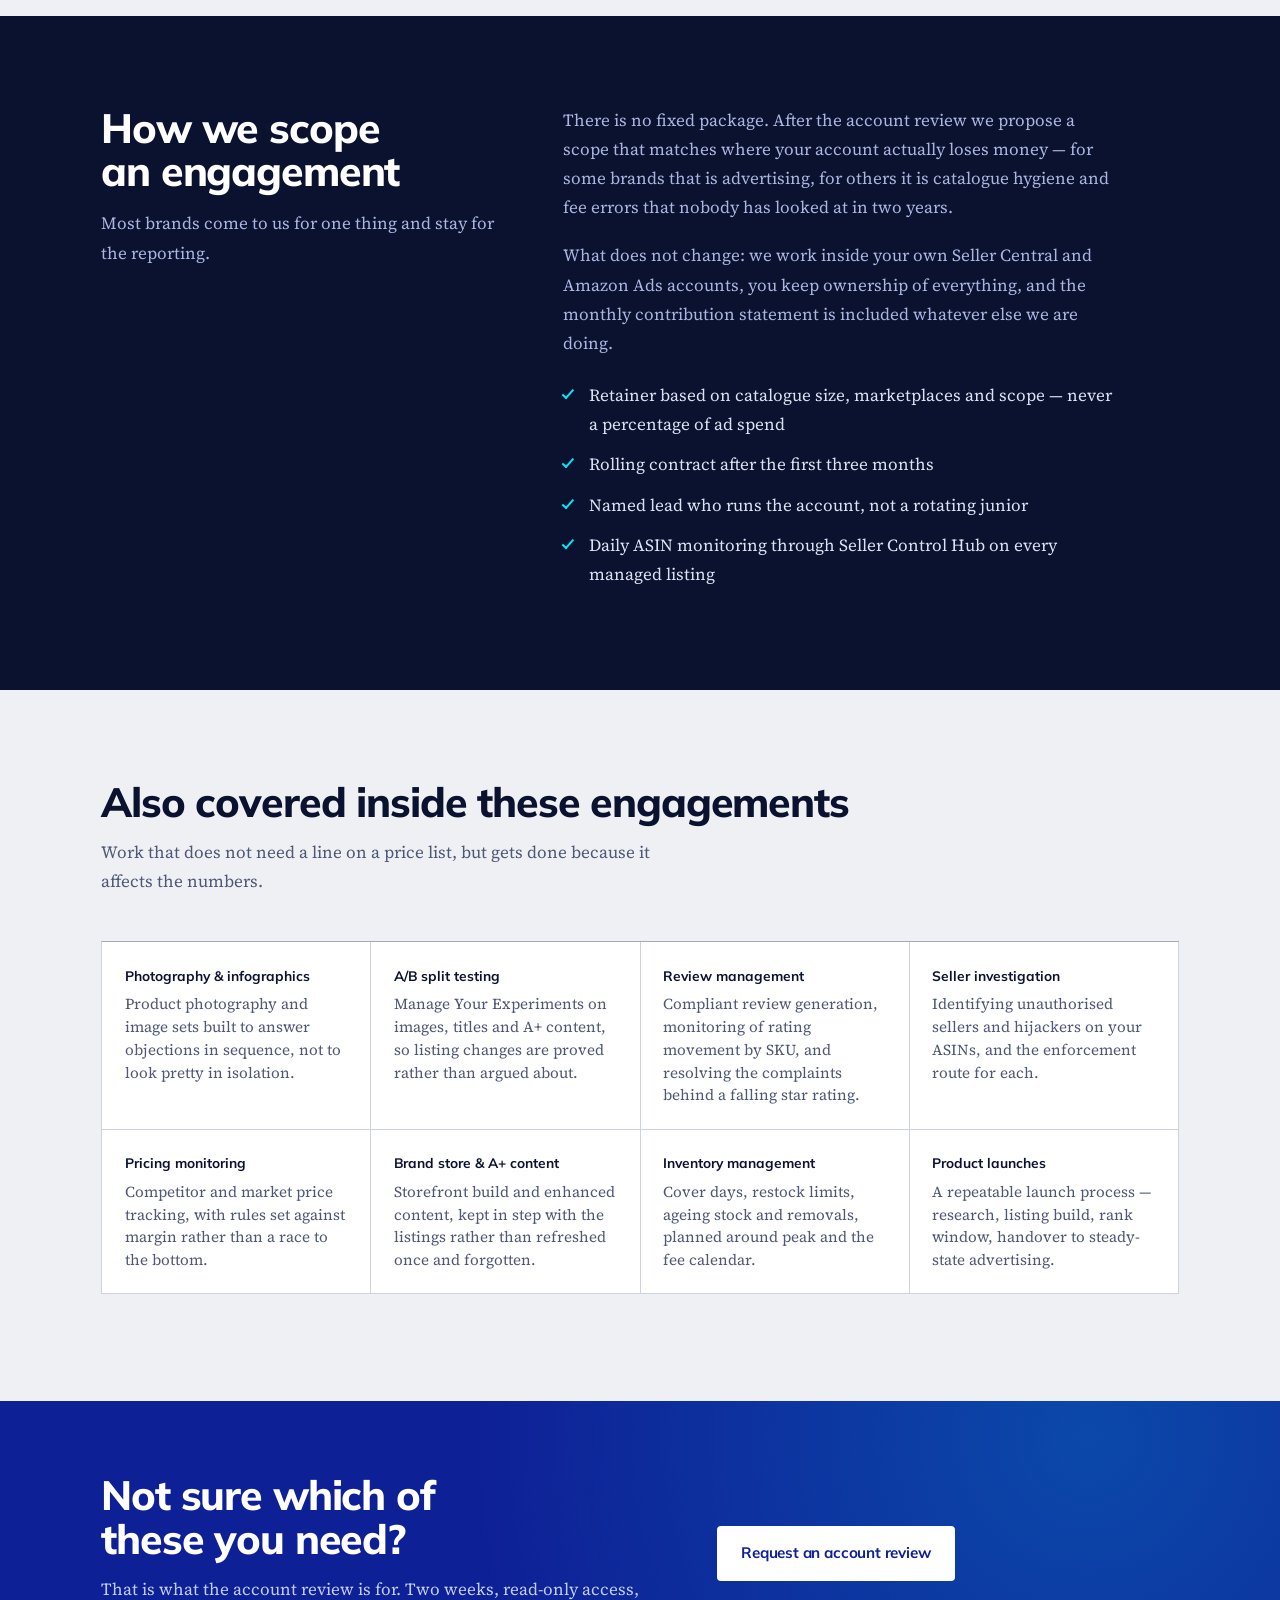
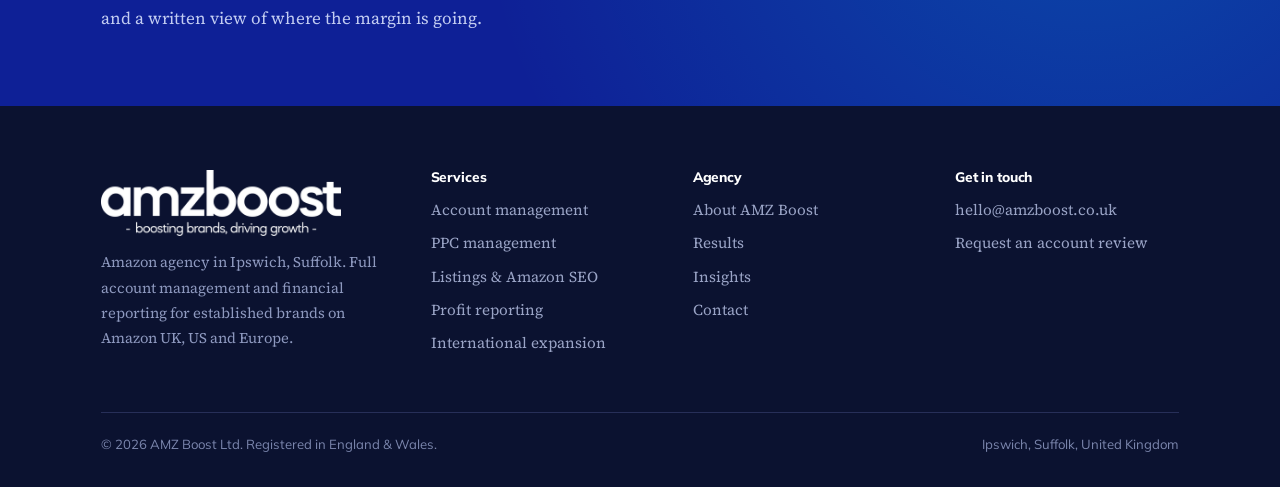
<file: services.html>
<!DOCTYPE html>
<html lang="en-GB">
<head>
<meta charset="utf-8">
<meta name="viewport" content="width=device-width, initial-scale=1">
<title>Amazon Agency Services UK | What We Manage | AMZ Boost</title>
<meta name="description" content="Amazon agency services for UK brands: Seller Central account management, PPC, listing optimisation, profit reporting and international expansion.">
<link rel="canonical" href="https://www.amzboost.co.uk/services.html">
<meta name="robots" content="index,follow,max-image-preview:large">
<meta property="og:type" content="website">
<meta property="og:site_name" content="AMZ Boost">
<meta property="og:title" content="Amazon Agency Services UK | What We Manage | AMZ Boost">
<meta property="og:description" content="Seller Central account management, PPC, listings, profit reporting and international expansion for established UK brands.">
<meta property="og:url" content="https://www.amzboost.co.uk/services.html">
<meta property="og:locale" content="en_GB">
<link rel="preconnect" href="https://fonts.googleapis.com">
<link rel="preconnect" href="https://fonts.gstatic.com" crossorigin>
<link href="https://fonts.googleapis.com/css2?family=Mulish:wght@400;500;600;700;800&family=Source+Serif+4:ital,opsz,wght@0,8..60,400;0,8..60,600;1,8..60,400&family=IBM+Plex+Mono:wght@400;500&display=swap" rel="stylesheet">
<link rel="stylesheet" href="styles.css?v=20">
<link rel="icon" type="image/png" sizes="32x32" href="favicon-32.png">
<link rel="apple-touch-icon" href="apple-touch-icon.png">
<script type="application/ld+json">
{
  "@context": "https://schema.org",
  "@type": "BreadcrumbList",
  "itemListElement": [
    { "@type": "ListItem", "position": 1, "name": "Home", "item": "https://www.amzboost.co.uk/" },
    { "@type": "ListItem", "position": 2, "name": "Services", "item": "https://www.amzboost.co.uk/services.html" }
  ]
}
</script>
</head>
<body>
<a class="skip" href="#main">Skip to content</a>

<header class="masthead" id="masthead">
  <div class="shell masthead__inner">
    <a class="wordmark" href="index.html"><img src="logo-wordmark-white.png" alt="AMZ Boost" width="150" height="29"></a>
    <button class="nav__toggle" aria-expanded="false" aria-controls="nav">Menu</button>
    <nav class="nav" id="nav" aria-label="Primary">
      <a href="services.html" aria-current="page">Services</a>
      <a href="results.html">Results</a>
      <a href="insights.html">Insights</a>
      <a href="about.html">About</a>
      <a class="btn btn--primary btn--small" href="contact.html">Request an account review</a>
    </nav>
  </div>
</header>

<main id="main">

  <section class="page-head">
    <div class="shell crumbs"><a href="index.html">Home</a><span>/</span>Services</div>
    <div class="shell">
      <h1>Amazon agency services for established UK brands</h1>
      <p class="lede">Five disciplines sold as one engagement, because the money on an Amazon account is usually lost between them. An ad budget cannot fix an unindexed listing, and a perfect listing cannot fix a variation family that has split in two.</p>
      <div class="btn-row">
        <a class="btn btn--primary" href="contact.html">Request an account review</a>
      </div>
    </div>
  </section>

  <section>
    <div class="shell rows">
      <a class="row-link" href="amazon-account-management.html">
        <h3>Amazon account management</h3>
        <p>The whole Seller Central account run to a plan: catalogue and variation structure, pricing and Buy Box, stock cover, cases and account health, plus the weekly decisions that sit between the specialisms.</p>
        <span class="row-link__go">Account management</span>
      </a>
      <a class="row-link" href="amazon-ppc-management.html">
        <h3>Amazon PPC management</h3>
        <p>Sponsored Products, Sponsored Brands, Sponsored Display and DSP, run by an in-house specialist against a target contribution margin rather than a headline ACoS.</p>
        <span class="row-link__go">PPC management</span>
      </a>
      <a class="row-link" href="amazon-listing-optimisation.html">
        <h3>Listing optimisation &amp; Amazon SEO</h3>
        <p>Keyword research from real search data, titles and bullets built to index, A+ content and brand store, image and video sequencing, and the technical faults that quietly stop a listing ranking.</p>
        <span class="row-link__go">Listings &amp; SEO</span>
      </a>
      <a class="row-link" href="amazon-profit-reporting.html">
        <h3>Profit &amp; financial reporting</h3>
        <p>A monthly contribution statement by SKU and by marketplace, reconciled to settlement reports, with fee changes, reimbursements and returns tracked as line items rather than surprises.</p>
        <span class="row-link__go">Profit reporting</span>
      </a>
      <a class="row-link" href="amazon-international-expansion.html">
        <h3>International expansion</h3>
        <p>Taking a UK brand into Amazon US and Europe in the right sequence: compliance and registrations, listings and translation, logistics, then launch advertising — not the other way round.</p>
        <span class="row-link__go">Expansion</span>
      </a>
    </div>
  </section>

  <section class="band">
    <div class="shell split">
      <div>
        <h2>How we scope an engagement</h2>
        <p class="dek" style="margin-top:1rem;">Most brands come to us for one thing and stay for the reporting.</p>
      </div>
      <div>
        <p>There is no fixed package. After the account review we propose a scope that matches where your account actually loses money — for some brands that is advertising, for others it is catalogue hygiene and fee errors that nobody has looked at in two years.</p>
        <p>What does not change: we work inside your own Seller Central and Amazon Ads accounts, you keep ownership of everything, and the monthly contribution statement is included whatever else we are doing.</p>
        <ul class="ticks" style="margin-top:1.4rem;">
          <li>Retainer based on catalogue size, marketplaces and scope — never a percentage of ad spend</li>
          <li>Rolling contract after the first three months</li>
          <li>Named lead who runs the account, not a rotating junior</li>
          <li>Daily ASIN monitoring through Seller Control Hub on every managed listing</li>
        </ul>
      </div>
    </div>
  </section>

  <section>
    <div class="shell">
      <div class="sect-head">
        <h2>Also covered inside these engagements</h2>
        <p>Work that does not need a line on a price list, but gets done because it affects the numbers.</p>
      </div>
      <dl class="facts">
        <div>
          <dt>Photography &amp; infographics</dt>
          <dd>Product photography and image sets built to answer objections in sequence, not to look pretty in isolation.</dd>
        </div>
        <div>
          <dt>A/B split testing</dt>
          <dd>Manage Your Experiments on images, titles and A+ content, so listing changes are proved rather than argued about.</dd>
        </div>
        <div>
          <dt>Review management</dt>
          <dd>Compliant review generation, monitoring of rating movement by SKU, and resolving the complaints behind a falling star rating.</dd>
        </div>
        <div>
          <dt>Seller investigation</dt>
          <dd>Identifying unauthorised sellers and hijackers on your ASINs, and the enforcement route for each.</dd>
        </div>
        <div>
          <dt>Pricing monitoring</dt>
          <dd>Competitor and market price tracking, with rules set against margin rather than a race to the bottom.</dd>
        </div>
        <div>
          <dt>Brand store &amp; A+ content</dt>
          <dd>Storefront build and enhanced content, kept in step with the listings rather than refreshed once and forgotten.</dd>
        </div>
        <div>
          <dt>Inventory management</dt>
          <dd>Cover days, restock limits, ageing stock and removals, planned around peak and the fee calendar.</dd>
        </div>
        <div>
          <dt>Product launches</dt>
          <dd>A repeatable launch process — research, listing build, rank window, handover to steady-state advertising.</dd>
        </div>
      </dl>
    </div>
  </section>

  <section class="cta-band">
    <div class="shell cta-panel">
        <div>
          <h2>Not sure which of these you need?</h2>
          <p>That is what the account review is for. Two weeks, read-only access, and a written view of where the margin is going.</p>
        </div>
        <div class="btn-row">
          <a class="btn btn--primary" href="contact.html">Request an account review</a>
        </div>
    </div>
  </section>

</main>

<footer class="foot">
  <div class="shell">
    <div class="foot__grid">
      <div>
        <a class="wordmark" href="index.html" style="margin-bottom:0.9rem;"><img src="logo-full-white.png" alt="AMZ Boost — boosting brands, driving growth" width="240" height="66"></a>
        <p>Amazon agency in Ipswich, Suffolk. Full account management and financial reporting for established brands on Amazon UK, US and Europe.</p>
      </div>
      <div>
        <h4>Services</h4>
        <ul>
          <li><a href="amazon-account-management.html">Account management</a></li>
          <li><a href="amazon-ppc-management.html">PPC management</a></li>
          <li><a href="amazon-listing-optimisation.html">Listings &amp; Amazon SEO</a></li>
          <li><a href="amazon-profit-reporting.html">Profit reporting</a></li>
          <li><a href="amazon-international-expansion.html">International expansion</a></li>
        </ul>
      </div>
      <div>
        <h4>Agency</h4>
        <ul>
          <li><a href="about.html">About AMZ Boost</a></li>
          <li><a href="results.html">Results</a></li>
          <li><a href="insights.html">Insights</a></li>
          <li><a href="contact.html">Contact</a></li>
        </ul>
      </div>
      <div>
        <h4>Get in touch</h4>
        <ul>
          <li><a href="mailto:hello@amzboost.co.uk">hello@amzboost.co.uk</a></li>
          <li><a href="contact.html">Request an account review</a></li>
        </ul>
      </div>
    </div>
    <div class="foot__base">
      <span>© 2026 AMZ Boost Ltd. Registered in England &amp; Wales.</span>
      <span>Ipswich, Suffolk, United Kingdom</span>
    </div>
  </div>
</footer>

<script>
(function () {
  var head = document.getElementById('masthead');
  var btn = head.querySelector('.nav__toggle');
  btn.addEventListener('click', function () {
    var open = head.getAttribute('data-open') === 'true';
    head.setAttribute('data-open', String(!open));
    btn.setAttribute('aria-expanded', String(!open));
  });
})();
</script>
</body>
</html>
</file>
<file: styles.css>
/* ==========================================================================
   AMZ Boost — Amazon agency, Ipswich UK
   Brand: ultramarine #0e2096 and electric cyan #00eafa, taken from the
   existing amzboost identity. Ledger green and oxblood appear ONLY on
   figures inside statement blocks, where they carry accounting meaning.
   ========================================================================== */

:root {
  /* Brand */
  --brand: #0e2096;
  --brand-deep: #0a1561;
  --brand-lift: #1b2fb8;
  --cyan: #00eafa;
  --cyan-dim: #7ef2fb;

  /* Neutrals, tuned blue to sit with the brand */
  --ink: #0b1230;
  --ink-2: #1b2550;
  --slate: #4e5775;
  --slate-2: #7b84a3;
  --paper: #eef0f4;
  --paper-2: #e3e7ef;
  --surface: #ffffff;
  --rule: #ccd2e0;
  --rule-soft: #dfe4ee;
  --rule-strong: #a3abc4;
  --brand-tint: #e9ecf8;

  /* Semantic, ledger only */
  --profit: #11684a;
  --cost: #a8362b;

  --sans: "Mulish", "Avenir Next", Avenir, "Helvetica Neue", Arial, sans-serif;
  --serif: "Source Serif 4", Georgia, "Times New Roman", serif;
  --mono: "IBM Plex Mono", ui-monospace, "SFMono-Regular", Menlo, monospace;

  --measure: 62ch;
  --gutter: clamp(1.25rem, 4vw, 3.5rem);
  --shell: 1180px;
  --radius: 4px;
}

*,
*::before,
*::after { box-sizing: border-box; }

html { -webkit-text-size-adjust: 100%; }

body {
  margin: 0;
  background: var(--paper);
  color: var(--ink);
  font-family: var(--serif);
  font-size: 1.0625rem;
  line-height: 1.72;
  font-variant-numeric: tabular-nums;
  -webkit-font-smoothing: antialiased;
}

img, svg { max-width: 100%; height: auto; display: block; }

a { color: var(--brand); text-decoration-thickness: 1px; text-underline-offset: 0.18em; }
a:hover { color: var(--ink); }

:focus-visible { outline: 2px solid var(--brand); outline-offset: 3px; }

.skip {
  position: absolute;
  left: -9999px;
  top: 0;
  background: var(--ink);
  color: #fff;
  padding: 0.75rem 1rem;
  z-index: 99;
}
.skip:focus { left: 0.5rem; top: 0.5rem; }

/* ---------- Layout shell ---------- */

.shell {
  width: 100%;
  max-width: var(--shell);
  margin-inline: auto;
  padding-inline: var(--gutter);
}

.shell--narrow { max-width: 820px; }

section { padding-block: clamp(3.5rem, 7vw, 6.5rem); }
section.tight { padding-block: clamp(2.5rem, 4vw, 3.5rem); }

/* ---------- Typography ---------- */

h1, h2, h3, h4 {
  font-family: var(--sans);
  font-weight: 800;
  color: var(--ink);
  margin: 0;
  letter-spacing: -0.028em;
  line-height: 1.07;
  text-wrap: balance;
}

h1 { font-size: clamp(2.4rem, 5.6vw, 4.2rem); letter-spacing: -0.035em; }
h2 { font-size: clamp(1.75rem, 3.2vw, 2.6rem); }
h3 { font-size: clamp(1.1rem, 1.6vw, 1.3rem); letter-spacing: -0.018em; }
h4 { font-size: 1rem; letter-spacing: -0.01em; }

p { margin: 0 0 1.1em; max-width: var(--measure); }
p:last-child { margin-bottom: 0; }

.lede {
  font-size: clamp(1.1rem, 1.5vw, 1.3rem);
  line-height: 1.6;
  color: var(--ink-2);
}

.dek { color: var(--slate); }

.sect-head { margin-bottom: clamp(2rem, 3.5vw, 3rem); }
.sect-head p { color: var(--slate); margin-top: 0.9rem; }

/* ---------- Header: solid brand bar ---------- */

.masthead { background: var(--brand); }

.masthead__inner {
  display: flex;
  align-items: center;
  gap: 1.5rem;
  min-height: 78px;
}

.wordmark {
  display: inline-flex;
  align-items: center;
  text-decoration: none;
  margin-right: auto;
}
.wordmark img { display: block; width: 150px; height: auto; }
.foot .wordmark { margin-right: 0; }
.foot .wordmark img { width: 240px; }

.nav {
  display: flex;
  align-items: center;
  gap: clamp(1rem, 2vw, 1.85rem);
  font-family: var(--sans);
  font-size: 0.925rem;
  font-weight: 600;
}
.nav a {
  color: #d6dcf5;
  text-decoration: none;
  padding-block: 0.35rem;
  border-bottom: 2px solid transparent;
}
.nav a:hover { color: #fff; border-bottom-color: rgba(255,255,255,0.4); }
.nav a[aria-current="page"] { border-bottom-color: var(--cyan); color: #fff; }
.nav a.btn { border-bottom: none; }
.nav a.btn:hover { border-bottom: none; }

.nav__toggle {
  display: none;
  font-family: var(--sans);
  font-size: 0.9rem;
  font-weight: 600;
  background: none;
  border: 1px solid rgba(255,255,255,0.45);
  border-radius: var(--radius);
  color: #fff;
  padding: 0.45rem 0.8rem;
  cursor: pointer;
}

/* ---------- Buttons ---------- */

.btn {
  display: inline-flex;
  align-items: center;
  justify-content: center;
  font-family: var(--sans);
  font-size: 0.95rem;
  font-weight: 700;
  letter-spacing: -0.012em;
  padding: 0.85rem 1.45rem;
  border-radius: var(--radius);
  border: 1px solid transparent;
  text-decoration: none;
  cursor: pointer;
  transition: background-color 120ms linear, color 120ms linear, border-color 120ms linear;
}

.btn--primary { background: var(--brand); color: #fff; }
.btn--primary:hover { background: var(--brand-deep); color: #fff; }

.btn--ghost { border-color: var(--rule-strong); color: var(--ink); background: transparent; }
.btn--ghost:hover { border-color: var(--ink); background: var(--surface); color: var(--ink); }

/* For use on a brand-blue field */
.btn--invert { background: #fff; color: var(--brand); }
.btn--invert:hover { background: var(--cyan); color: var(--brand-deep); }

.btn--outline-light { border-color: rgba(255,255,255,0.5); color: #fff; background: transparent; }
.btn--outline-light:hover { border-color: var(--cyan); color: var(--cyan); background: transparent; }

.btn--small { padding: 0.6rem 1.05rem; font-size: 0.875rem; }

/* Buttons sitting on a brand-blue field invert automatically */
.nav .btn--primary,
.hero .btn--primary,
.cta-panel .btn--primary { background: #fff; color: var(--brand); }
.nav .btn--primary:hover,
.hero .btn--primary:hover,
.cta-panel .btn--primary:hover { background: var(--cyan); color: var(--brand-deep); }

.hero .btn--ghost,
.cta-panel .btn--ghost { border-color: rgba(255, 255, 255, 0.5); color: #fff; background: transparent; }
.hero .btn--ghost:hover,
.cta-panel .btn--ghost:hover { border-color: var(--cyan); color: var(--cyan); background: transparent; }

.btn-row { display: flex; flex-wrap: wrap; gap: 0.75rem; align-items: center; }

/* ---------- Hero: brand field, continuous with the header ---------- */

.hero {
  background: var(--brand);
  background-image:
    radial-gradient(circle at 72% 42%, rgba(0,234,250,0.16) 0%, rgba(0,234,250,0) 46%),
    radial-gradient(circle at 10% 110%, rgba(255,255,255,0.09) 0%, rgba(255,255,255,0) 50%);
  color: #fff;
  padding-block: clamp(3rem, 6.5vw, 6rem);
}

.hero__grid {
  display: grid;
  grid-template-columns: minmax(0, 1.05fr) minmax(0, 0.95fr);
  gap: clamp(2rem, 5vw, 4.5rem);
  align-items: center;
}

.hero h1 { color: #fff; margin-bottom: 1.4rem; }
.hero .lede { color: #ccd5f5; max-width: 46ch; }
.hero .btn-row { margin-top: 2rem; }

.hero__note {
  margin-top: 1.6rem;
  padding-top: 1.3rem;
  border-top: 1px solid rgba(255,255,255,0.22);
  font-family: var(--sans);
  font-size: 0.875rem;
  color: #a9b6e4;
  max-width: 46ch;
}

.hero__trust {
  display: flex;
  align-items: center;
  gap: 1.25rem;
  margin-top: 1.6rem;
  padding-top: 1.4rem;
  border-top: 1px solid rgba(255, 255, 255, 0.22);
}
.hero__trust img { flex: 0 0 auto; width: 118px; height: auto; }
.hero__trust .hero__note {
  margin-top: 0;
  padding-top: 0;
  border-top: none;
  max-width: 34ch;
}

@media (max-width: 420px) {
  .hero__trust { flex-direction: column; align-items: flex-start; gap: 1rem; }
  .trust-inline { flex-direction: column; align-items: flex-start; gap: 1rem; }
}

/* Partner badge on a light background */
.trust-inline {
  display: flex;
  align-items: center;
  gap: 1.25rem;
  margin-top: 2rem;
  padding-top: 1.5rem;
  border-top: 1px solid var(--rule);
}
.trust-inline img { flex: 0 0 auto; width: 118px; height: auto; }
.trust-inline p {
  margin: 0;
  font-family: var(--sans);
  font-size: 0.875rem;
  color: var(--slate);
  max-width: 38ch;
}

/* ---------- Statement / ledger block ---------- */

.statement {
  margin: 0;
  background: var(--surface);
  border: 1px solid var(--rule);
  border-radius: var(--radius);
  box-shadow: 0 18px 40px -24px rgba(5, 10, 50, 0.55);
}

.hero .statement { border-color: transparent; }

.statement__head {
  display: flex;
  align-items: baseline;
  justify-content: space-between;
  gap: 1rem;
  padding: 1.1rem 1.35rem;
  border-bottom: 1px solid var(--rule);
  font-family: var(--sans);
  font-size: 0.92rem;
  font-weight: 700;
  color: var(--ink);
}
.statement__meta {
  font-family: var(--mono);
  font-size: 0.68rem;
  font-weight: 400;
  color: var(--slate-2);
  border: 1px solid var(--rule);
  border-radius: 2px;
  padding: 0.18rem 0.42rem;
  white-space: nowrap;
}

.ledger {
  margin: 0;
  padding: 0.5rem 1.35rem 1.1rem;
  font-family: var(--mono);
  font-size: 0.8125rem;
}

.ledger__row {
  display: flex;
  align-items: baseline;
  justify-content: space-between;
  gap: 1rem;
  padding-block: 0.56rem;
  border-bottom: 1px solid var(--rule-soft);
}
.ledger__row dt { color: var(--slate); }
.ledger__row dd { margin: 0; color: var(--ink); font-variant-numeric: tabular-nums; }
.ledger__row dd.neg { color: var(--cost); }

.ledger__row--total {
  border-bottom: none;
  border-top: 2px solid var(--ink);
  margin-top: 0.4rem;
  padding-top: 0.8rem;
}
.ledger__row--total dt {
  color: var(--ink);
  font-weight: 700;
  font-family: var(--sans);
  font-size: 0.9rem;
}
.ledger__row--total dd {
  color: var(--profit);
  font-weight: 600;
  font-size: 1.15rem;
}

.ledger__row--sub { border-bottom: none; padding-top: 0.2rem; }
.ledger__row--sub dd { color: var(--profit); }

.statement__note {
  margin: 0;
  padding: 1rem 1.35rem;
  border-top: 1px solid var(--rule);
  background: var(--brand-tint);
  font-size: 0.925rem;
  line-height: 1.55;
  color: var(--brand-deep);
  border-radius: 0 0 var(--radius) var(--radius);
  max-width: none;
}

/* Single orchestrated page-load reveal, hero ledger only */
.ledger__row { animation: settle 420ms cubic-bezier(0.2, 0.7, 0.3, 1) both; }
.ledger__row:nth-child(1) { animation-delay: 60ms; }
.ledger__row:nth-child(2) { animation-delay: 120ms; }
.ledger__row:nth-child(3) { animation-delay: 180ms; }
.ledger__row:nth-child(4) { animation-delay: 240ms; }
.ledger__row:nth-child(5) { animation-delay: 300ms; }
.ledger__row:nth-child(6) { animation-delay: 380ms; }
.ledger__row:nth-child(7) { animation-delay: 440ms; }

@keyframes settle {
  from { opacity: 0; transform: translateY(5px); }
  to { opacity: 1; transform: none; }
}

@media (prefers-reduced-motion: reduce) {
  .ledger__row { animation: none; }
  * { scroll-behavior: auto !important; }
}

/* ---------- Dark band ---------- */

/* Dark sections. Two tones: ultramarine for brand moments (hero, clients,
   CTA), navy for supporting ones (stats, why-us, footer). */
.band { background: var(--ink); color: #dde2f2; }
.band--brand { background: var(--brand); color: #d4dcf7; }
.band h2, .band h3, .band h4 { color: #fff; }
.band a { color: var(--cyan); }
.band a:hover { color: #fff; }

/* Components that need re-tuning on a dark ground */
.band .sect-head p,
.band .dek,
.band .stack p,
.band p { color: #aab6e0; }
.band--brand .sect-head p,
.band--brand .dek,
.band--brand .stack p,
.band--brand p { color: #b9c4ee; }

.band .stack { border-top-color: rgba(255, 255, 255, 0.3); }
.band .stack > div { border-bottom-color: rgba(255, 255, 255, 0.16); }

.band .clients { border-color: rgba(255, 255, 255, 0.22); }

.band .btn--ghost { border-color: rgba(255, 255, 255, 0.45); color: #fff; }
.band .btn--ghost:hover { border-color: var(--cyan); color: var(--cyan); background: transparent; }

.band .todo {
  background: rgba(255, 255, 255, 0.07);
  border-color: rgba(255, 255, 255, 0.28);
}
.band .todo p { color: #c2cdf0; }
.band .todo__tag {
  color: #ffc9c2;
  border-color: rgba(255, 190, 180, 0.45);
  background: rgba(255, 120, 100, 0.12);
}

/* Markers drawn in brand blue vanish on a dark ground */
.band .ticks li::before { border-color: var(--cyan); }
.band .steps > li::before { color: var(--cyan); }
.band .steps > li { border-bottom-color: rgba(255, 255, 255, 0.16); }
.band .steps > li:first-child { border-top-color: rgba(255, 255, 255, 0.3); }
.band .aside-label { color: #fff; }
.band .lede { color: #c3cdf2; }
.band .faq { border-top-color: rgba(255, 255, 255, 0.3); }
.band .faq details { border-bottom-color: rgba(255, 255, 255, 0.16); }
.band .faq summary { color: #fff; }
.band .faq summary::after { color: var(--cyan); }

.band__grid {
  display: grid;
  grid-template-columns: repeat(auto-fit, minmax(230px, 1fr));
  gap: clamp(1.5rem, 3vw, 3rem);
}
.band__item h3 { font-size: 1.05rem; margin-bottom: 0.5rem; }
.band__item p { color: #9aa4c6; font-size: 0.98rem; margin: 0; }

.band__figures {
  display: grid;
  grid-template-columns: repeat(auto-fit, minmax(165px, 1fr));
  gap: clamp(1.25rem, 3vw, 2.5rem);
  padding-bottom: clamp(1.75rem, 3vw, 2.5rem);
  margin-bottom: clamp(1.75rem, 3vw, 2.5rem);
  border-bottom: 1px solid #272f58;
}
.band__figures div span {
  display: block;
  font-family: var(--sans);
  font-size: clamp(1.6rem, 2.6vw, 2.1rem);
  font-weight: 800;
  letter-spacing: -0.035em;
  color: #fff;
  line-height: 1.1;
  margin-bottom: 0.45rem;
  padding-bottom: 0.45rem;
  border-bottom: 2px solid var(--cyan);
  width: fit-content;
}
.band__figures div small {
  font-family: var(--sans);
  font-size: 0.85rem;
  line-height: 1.4;
  color: #8e99bf;
  display: block;
  max-width: 24ch;
}

/* ---------- Year-on-year comparison ---------- */

.compare {
  border-top: 2px solid var(--ink);
  margin-top: 0.5rem;
}
.compare + .compare { margin-top: clamp(2.25rem, 4.5vw, 3.5rem); }
.compare__row {
  display: grid;
  grid-template-columns: minmax(0, 1.4fr) repeat(3, minmax(0, 1fr));
  gap: clamp(0.75rem, 2vw, 1.5rem);
  align-items: baseline;
  padding-block: clamp(0.85rem, 1.8vw, 1.15rem);
  border-bottom: 1px solid var(--rule);
}
.compare__row > span:first-child {
  font-family: var(--sans);
  font-weight: 700;
  font-size: 0.98rem;
  letter-spacing: -0.015em;
}
.compare__row > span + span {
  font-family: var(--mono);
  font-size: 0.95rem;
  text-align: right;
  font-variant-numeric: tabular-nums;
}
.compare__head {
  border-bottom: 1px solid var(--rule-strong);
  padding-block: 0.7rem;
}
.compare__head > span,
.compare__head > span + span {
  font-family: var(--sans);
  font-size: 0.78rem;
  font-weight: 700;
  letter-spacing: 0.02em;
  color: var(--slate);
}
.compare__row .was { color: var(--slate-2); }
.compare__row .up { color: var(--profit); font-weight: 500; }

.compare__row--key > span:first-child { font-size: 1.05rem; }
.compare__row--key > span + span { font-size: 1.3rem; }
.compare__row--key .now,
.compare__row--key .up { color: var(--profit); font-weight: 600; }
.compare__row--key { background: linear-gradient(to right, var(--brand-tint), rgba(233,236,248,0)); }

.compare__note {
  margin-top: 1.5rem;
  font-size: 1rem;
  color: var(--slate);
  max-width: 68ch;
}

@media (max-width: 620px) {
  .compare__row { grid-template-columns: minmax(0, 1.2fr) repeat(3, minmax(0, 1fr)); gap: 0.5rem; }
  .compare__row > span:first-child { font-size: 0.86rem; }
  .compare__row > span + span { font-size: 0.8rem; }
  .compare__row--key > span + span { font-size: 1rem; }
}

/* ---------- Service rows ---------- */

.rows { border-top: 1px solid var(--rule-strong); }

.row-link {
  display: grid;
  grid-template-columns: minmax(0, 0.9fr) minmax(0, 1.3fr) auto;
  gap: clamp(1rem, 3vw, 2.5rem);
  align-items: baseline;
  padding-block: clamp(1.4rem, 2.4vw, 1.9rem);
  border-bottom: 1px solid var(--rule);
  text-decoration: none;
  color: inherit;
  transition: background-color 120ms linear;
}
.row-link:hover { background: var(--surface); color: inherit; }
.row-link:hover h3 { color: var(--brand); }

.row-link h3 { margin: 0; }
.row-link p { margin: 0; color: var(--slate); font-size: 1rem; max-width: 52ch; }
.row-link__go {
  font-family: var(--sans);
  font-size: 0.875rem;
  font-weight: 700;
  color: var(--brand);
  white-space: nowrap;
}

/* ---------- Two-column prose ---------- */

.split {
  display: grid;
  grid-template-columns: minmax(0, 0.8fr) minmax(0, 1.2fr);
  gap: clamp(1.75rem, 4vw, 4rem);
  align-items: start;
}

.split--even { grid-template-columns: repeat(2, minmax(0, 1fr)); }

.aside-label {
  font-family: var(--sans);
  font-weight: 800;
  font-size: 1.05rem;
  letter-spacing: -0.02em;
  color: var(--ink);
}

/* ---------- Definition stack ---------- */

.stack { display: grid; gap: 0; border-top: 1px solid var(--rule-strong); }
.stack > div {
  display: grid;
  grid-template-columns: minmax(0, 0.85fr) minmax(0, 1.6fr);
  gap: clamp(1rem, 3vw, 2.5rem);
  padding-block: clamp(1.4rem, 2.2vw, 1.8rem);
  border-bottom: 1px solid var(--rule);
}
.stack h3 { margin: 0; }
.stack p { margin: 0; color: var(--slate); }

/* ---------- Numbered process ---------- */

.steps { counter-reset: step; display: grid; gap: 0; }
.steps > li {
  counter-increment: step;
  list-style: none;
  display: grid;
  grid-template-columns: 2.6rem minmax(0, 1fr);
  gap: clamp(1rem, 2vw, 1.75rem);
  padding-block: clamp(1.2rem, 2vw, 1.6rem);
  border-bottom: 1px solid var(--rule);
}
.steps > li:first-child { border-top: 1px solid var(--rule-strong); }
.steps > li::before {
  content: counter(step);
  font-family: var(--mono);
  font-size: 0.8rem;
  color: var(--brand);
  padding-top: 0.35rem;
}
.steps h3 { margin: 0 0 0.4rem; }
.steps p { margin: 0; color: var(--slate); }
.steps ul { margin: 0; padding: 0; }

/* ---------- Facts grid ---------- */

.facts {
  display: grid;
  grid-template-columns: repeat(4, minmax(0, 1fr));
  border-top: 1px solid var(--rule-strong);
  border-left: 1px solid var(--rule);
}
.facts > div {
  padding: 1.35rem 1.4rem;
  border-right: 1px solid var(--rule);
  border-bottom: 1px solid var(--rule);
  background: var(--surface);
}
.facts dt {
  font-family: var(--sans);
  font-size: 0.86rem;
  font-weight: 700;
  color: var(--ink);
  margin-bottom: 0.35rem;
}
.facts dd { margin: 0; font-size: 0.95rem; color: var(--slate); line-height: 1.5; }

/* ---------- Checklist ---------- */

.ticks { margin: 0; padding: 0; list-style: none; }
.ticks li {
  position: relative;
  padding-left: 1.6rem;
  margin-bottom: 0.7rem;
  max-width: var(--measure);
}
.ticks li::before {
  content: "";
  position: absolute;
  left: 0.15rem;
  top: 0.35em;
  width: 0.4rem;
  height: 0.72rem;
  border-right: 2px solid var(--brand);
  border-bottom: 2px solid var(--brand);
  transform: rotate(42deg);
}
.ticks--tight li { margin-bottom: 0.4rem; }

/* ---------- FAQ ---------- */

.faq { border-top: 1px solid var(--rule-strong); }
.faq details { border-bottom: 1px solid var(--rule); padding-block: 1.1rem; }
.faq summary {
  font-family: var(--sans);
  font-weight: 700;
  font-size: 1.05rem;
  letter-spacing: -0.018em;
  cursor: pointer;
  color: var(--ink);
  list-style: none;
  display: flex;
  justify-content: space-between;
  gap: 1rem;
  align-items: baseline;
}
.faq summary::-webkit-details-marker { display: none; }
.faq summary::after {
  content: "+";
  font-family: var(--mono);
  color: var(--brand);
  font-size: 1.1rem;
  line-height: 1;
}
.faq details[open] summary::after { content: "–"; }
.faq details p { margin-top: 0.85rem; color: var(--slate); }

/* ---------- Placeholder blocks ---------- */

.todo {
  border: 1px dashed var(--rule-strong);
  border-radius: var(--radius);
  padding: 1.2rem 1.35rem;
  background: #fafbfd;
}
.todo__tag {
  display: inline-block;
  font-family: var(--mono);
  font-size: 0.66rem;
  letter-spacing: 0.04em;
  color: var(--cost);
  border: 1px solid #e3c6c2;
  background: #fbf2f1;
  border-radius: 2px;
  padding: 0.16rem 0.44rem;
  margin-bottom: 0.7rem;
}
.todo p { font-size: 0.95rem; color: var(--slate); margin: 0; }
.todo p + p { margin-top: 0.5rem; }

.clients {
  max-width: 1080px;
  padding-block: clamp(1.5rem, 3vw, 2.1rem);
  border-top: 1px solid var(--rule);
  border-bottom: 1px solid var(--rule);
  display: flex;
  flex-wrap: wrap;
  align-items: center;
  justify-content: space-between;
  gap: clamp(1.5rem, 4vw, 2.75rem);
}
/* Sized individually: matching heights would leave the stacked marks
   looking small and the wide ones looking oversized. */
/* Widths set per logo so each mark carries the same optical weight.
   Matching heights or widths makes the compact marks look weedy. */
.clients img { height: auto; flex: 0 0 auto; }
.clients .c-hans { width: 173px; }
.clients .c-incite { width: 121px; }
.clients .c-tinkers { width: 118px; }
.clients .c-squid { width: 104px; }
.clients .c-hbs { width: 102px; }
/* Capped at 175px: the source artwork is only 360px wide, so going
   larger would soften it on a retina screen. */
.clients .c-forest { width: 175px; }

@media (max-width: 760px) {
  .clients { justify-content: center; gap: 1.75rem 2.75rem; }
  .clients .c-hans { width: 124px; }
  .clients .c-incite { width: 84px; }
  .clients .c-tinkers { width: 85px; }
  .clients .c-squid { width: 75px; }
  .clients .c-hbs { width: 73px; }
}

/* ---------- Case study ---------- */

.cases { display: grid; gap: clamp(1.25rem, 2.5vw, 2rem); }
.case {
  background: var(--surface);
  border: 1px solid var(--rule);
  border-radius: var(--radius);
  padding: clamp(1.4rem, 3vw, 2.2rem);
}
.case__head {
  display: flex;
  flex-wrap: wrap;
  gap: 0.6rem 1rem;
  align-items: baseline;
  justify-content: space-between;
  margin-bottom: 1.2rem;
  padding-bottom: 1rem;
  border-bottom: 1px solid var(--rule);
}
.case__cat { font-family: var(--mono); font-size: 0.7rem; color: var(--slate-2); }
.case__metrics {
  display: grid;
  grid-template-columns: repeat(auto-fit, minmax(150px, 1fr));
  gap: 1.25rem;
  margin-top: 1.4rem;
  padding-top: 1.25rem;
  border-top: 1px solid var(--rule-soft);
}
.case__metrics div span {
  display: block;
  font-family: var(--sans);
  font-size: 1.7rem;
  font-weight: 800;
  letter-spacing: -0.035em;
  color: var(--brand);
}
.case__metrics div small { font-family: var(--sans); font-size: 0.82rem; color: var(--slate); }

/* ---------- Pull quote ---------- */

.quote { margin: 0; border-left: 3px solid var(--brand); padding: 0.2rem 0 0.2rem 1.4rem; }
.quote p { font-size: clamp(1.15rem, 2vw, 1.45rem); line-height: 1.5; color: var(--ink); margin-bottom: 0.8rem; }
.quote footer { font-family: var(--sans); font-size: 0.875rem; color: var(--slate); }

/* ---------- CTA panel ---------- */

/* Full-bleed band so it meets the footer with no seam */
.cta-band {
  background: var(--brand);
  background-image: radial-gradient(circle at 85% 12%, rgba(0, 234, 250, 0.2) 0%, rgba(0, 234, 250, 0) 55%);
  color: #fff;
  padding-block: clamp(2.75rem, 6vw, 4.5rem);
}

.cta-panel {
  color: #fff;
  display: grid;
  grid-template-columns: minmax(0, 1.1fr) minmax(0, 0.9fr);
  gap: clamp(1.5rem, 4vw, 3.5rem);
  align-items: center;
}
.cta-panel h2 { color: #fff; }
.cta-panel p { color: #c3cdf2; margin-top: 0.9rem; }

/* ---------- Form ---------- */

.form { display: grid; gap: 1.1rem; }
.field { display: grid; gap: 0.4rem; }
.field label { font-family: var(--sans); font-size: 0.9rem; font-weight: 700; color: var(--ink); }
.field .hint { font-family: var(--sans); font-size: 0.82rem; color: var(--slate); font-weight: 400; }
.field input,
.field select,
.field textarea {
  font-family: var(--serif);
  font-size: 1rem;
  color: var(--ink);
  background: var(--surface);
  border: 1px solid var(--rule-strong);
  border-radius: var(--radius);
  padding: 0.7rem 0.8rem;
  width: 100%;
}
.field textarea { min-height: 130px; resize: vertical; }
.field input:focus, .field select:focus, .field textarea:focus { border-color: var(--brand); }
.form__row { display: grid; grid-template-columns: repeat(2, minmax(0, 1fr)); gap: 1.1rem; }

/* ---------- Footer ---------- */

.foot {
  background: var(--ink);
  color: #9aa4c6;
  padding-block: clamp(2.5rem, 5vw, 4rem) 2rem;
  font-size: 0.95rem;
}
.foot__grid {
  display: grid;
  grid-template-columns: minmax(0, 1.3fr) repeat(3, minmax(0, 1fr));
  gap: clamp(1.5rem, 3vw, 2.5rem);
}
.foot h4 { font-size: 0.86rem; margin-bottom: 0.8rem; color: #fff; }
.foot ul { list-style: none; margin: 0; padding: 0; }
.foot li { margin-bottom: 0.45rem; }
.foot a { color: #9aa4c6; text-decoration: none; }
.foot a:hover { color: var(--cyan); text-decoration: underline; }
.foot p { color: #8e99bf; font-size: 0.92rem; }
.foot .wordmark { color: #fff; }
.foot__base {
  margin-top: clamp(2rem, 4vw, 3rem);
  padding-top: 1.25rem;
  border-top: 1px solid #272f58;
  display: flex;
  flex-wrap: wrap;
  gap: 0.5rem 1.5rem;
  justify-content: space-between;
  font-family: var(--sans);
  font-size: 0.82rem;
  color: #7c87ae;
}

/* ---------- Breadcrumb ---------- */

.crumbs { font-family: var(--sans); font-size: 0.82rem; color: #a2b0e2; }
.crumbs a { color: #a2b0e2; text-decoration: none; }
.crumbs a:hover { color: #fff; text-decoration: underline; }
.crumbs span { color: rgba(255, 255, 255, 0.35); padding-inline: 0.4rem; }

/* ---------- Page head (inner pages) ---------- */
/* Brand blue so it reads as one field with the header above it */

.page-head {
  background: var(--brand);
  background-image: radial-gradient(circle at 78% 30%, rgba(0, 234, 250, 0.14) 0%, rgba(0, 234, 250, 0) 50%);
  color: #fff;
  padding-block: 1.4rem clamp(2.75rem, 5vw, 4rem);
}
.page-head h1 { color: #fff; max-width: 24ch; margin-bottom: 1.3rem; }
.page-head .lede { color: #ccd5f5; max-width: 58ch; }
.page-head .btn-row { margin-top: 1.9rem; }
.page-head .crumbs { margin-bottom: clamp(1.75rem, 3.5vw, 2.75rem); }
.hero .crumbs { margin-bottom: clamp(1.5rem, 3vw, 2.25rem); }

.page-head .btn--primary { background: #fff; color: var(--brand); }
.page-head .btn--primary:hover { background: var(--cyan); color: var(--brand-deep); }
.page-head .btn--ghost { border-color: rgba(255, 255, 255, 0.5); color: #fff; }
.page-head .btn--ghost:hover { border-color: var(--cyan); color: var(--cyan); background: transparent; }

.band--brand .btn--primary { background: #fff; color: var(--brand); }
.band--brand .btn--primary:hover { background: var(--cyan); color: var(--brand-deep); }
.page-head .trust-inline { border-top-color: rgba(255, 255, 255, 0.25); }
.page-head .trust-inline p { color: #b4c0ea; }

/* ---------- Insights list ---------- */

.posts { border-top: 1px solid var(--rule-strong); }
.post {
  display: grid;
  grid-template-columns: 7rem minmax(0, 1fr);
  gap: clamp(1rem, 2.5vw, 2rem);
  padding-block: clamp(1.3rem, 2.2vw, 1.8rem);
  border-bottom: 1px solid var(--rule);
}
.post__meta { font-family: var(--mono); font-size: 0.72rem; color: var(--slate-2); padding-top: 0.3rem; }
.post h3 { margin: 0 0 0.45rem; }
.post p { margin: 0; color: var(--slate); font-size: 1rem; }

/* ---------- Responsive ---------- */

@media (max-width: 900px) {
  .hero__grid,
  .split,
  .split--even,
  .cta-panel,
  .foot__grid { grid-template-columns: minmax(0, 1fr); }

  .row-link { grid-template-columns: minmax(0, 1fr); gap: 0.5rem; }
  .row-link__go { display: none; }
  .stack > div { grid-template-columns: minmax(0, 1fr); gap: 0.5rem; }
  .form__row { grid-template-columns: minmax(0, 1fr); }
  .facts { grid-template-columns: repeat(2, minmax(0, 1fr)); }
  .foot__grid { gap: 2rem; }
  .post { grid-template-columns: minmax(0, 1fr); gap: 0.4rem; }
  .post__meta { padding-top: 0; }
}

@media (max-width: 760px) {
  .nav {
    display: none;
    position: absolute;
    left: 0;
    right: 0;
    top: 78px;
    flex-direction: column;
    align-items: stretch;
    gap: 0;
    background: var(--brand-deep);
    padding: 0.5rem var(--gutter) 1.25rem;
    z-index: 20;
  }
  .nav a { padding-block: 0.8rem; border-bottom: 1px solid rgba(255,255,255,0.14); }
  .nav a:last-child { border-bottom: none; }
  .masthead { position: relative; }
  .nav__toggle { display: inline-block; }
  .masthead[data-open="true"] .nav { display: flex; }
  .nav .btn { margin-top: 0.85rem; }
  .wordmark span { display: none; }
}

@media (max-width: 520px) {
  .facts { grid-template-columns: minmax(0, 1fr); }
  .case__metrics { grid-template-columns: minmax(0, 1fr); gap: 1rem; }
}
</file>
